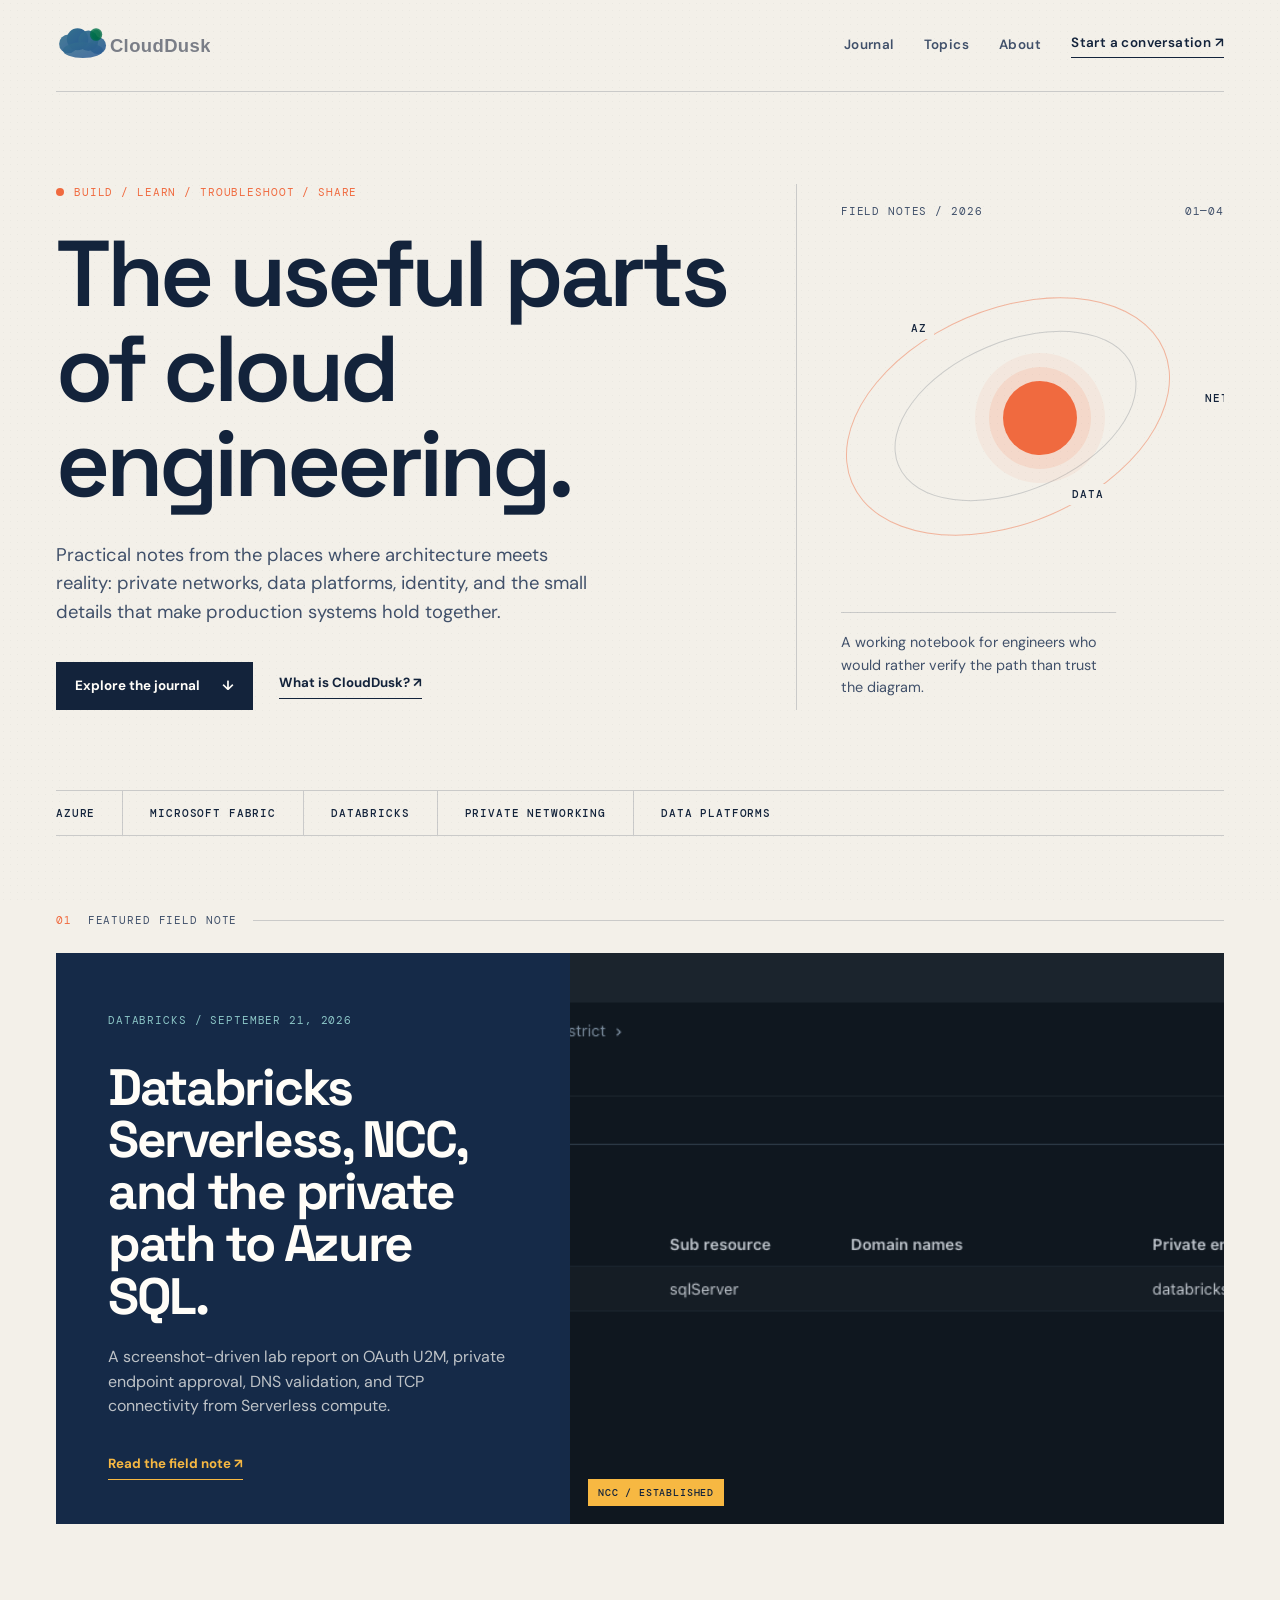
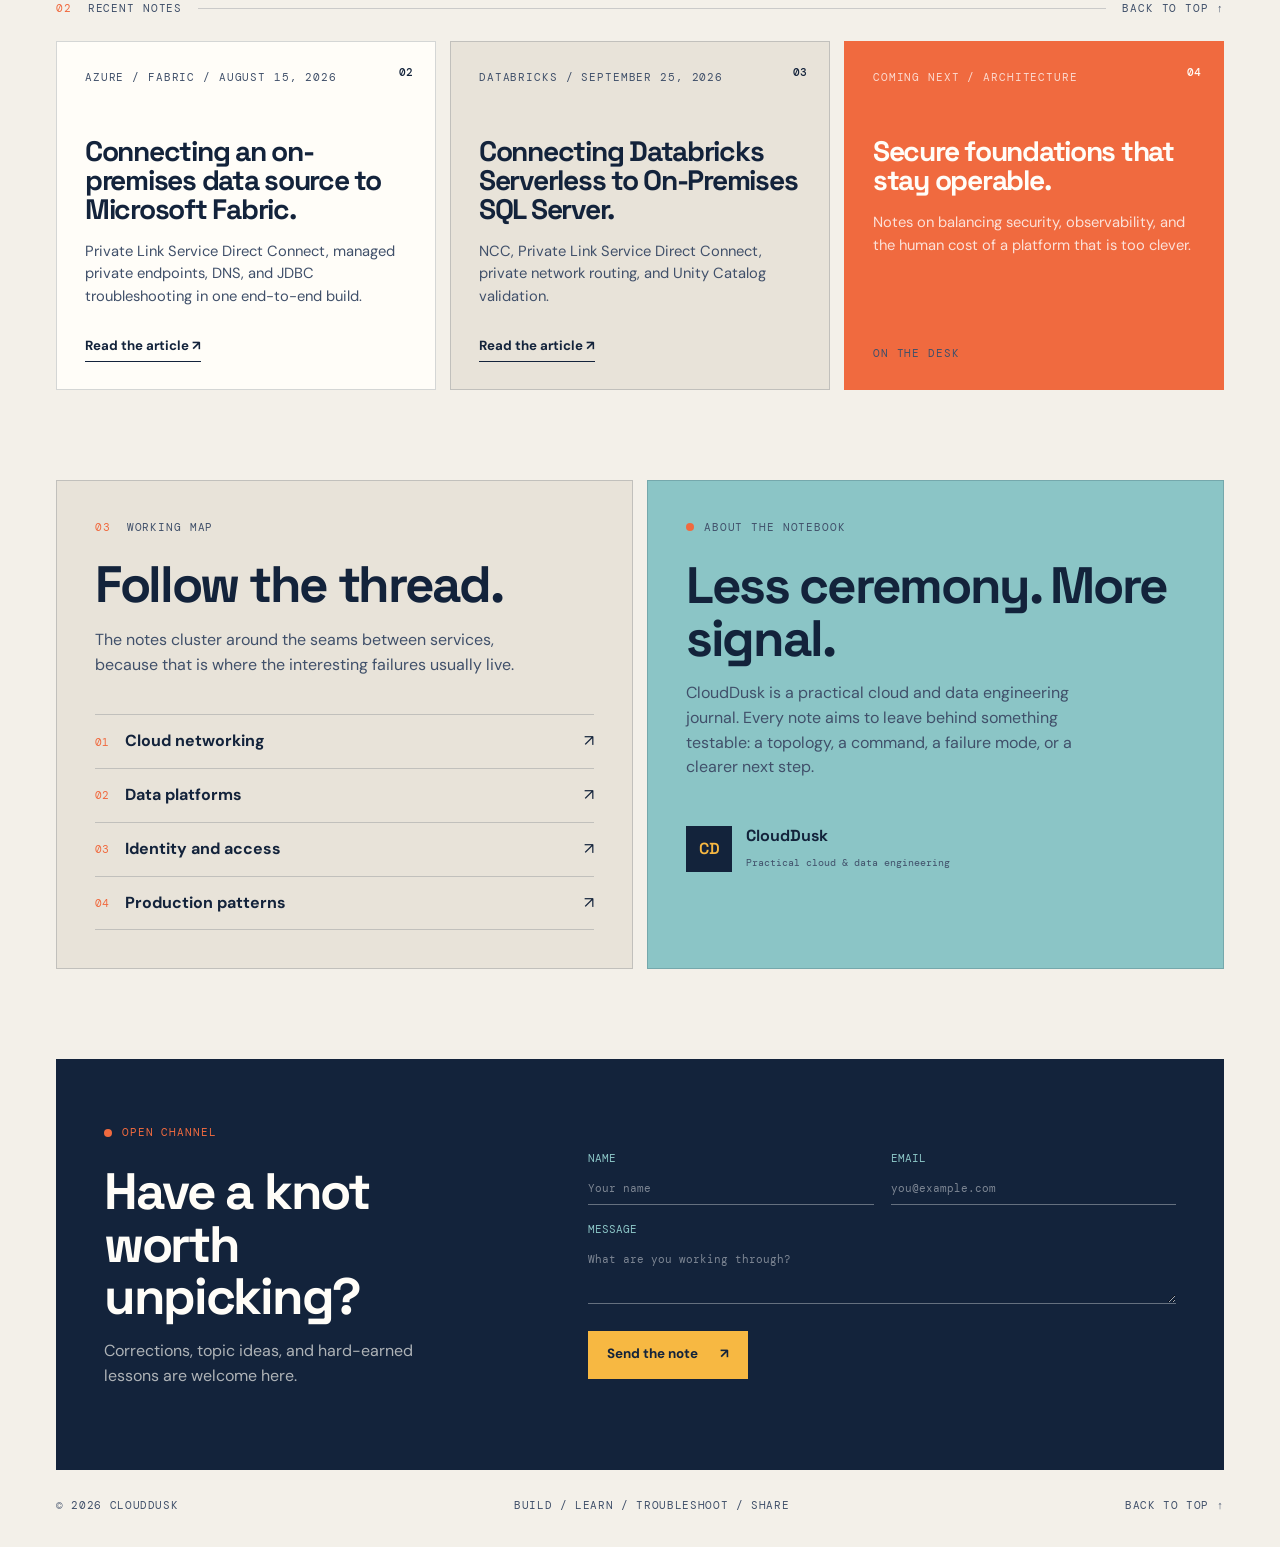
<file: index.html>
<!DOCTYPE html>
<html lang="en">
  <head>
    <meta charset="UTF-8" />
    <meta name="viewport" content="width=device-width, initial-scale=1.0" />
    <title>CloudDusk | Practical cloud engineering notes</title>
    <meta name="description" content="Field notes on Azure, Microsoft Fabric, Databricks, networking, and secure data platforms." />
    <link rel="stylesheet" href="styles.css" />
    <link rel="icon" type="image/svg+xml" href="img/clouddusk-logo.svg" />
    <link rel="apple-touch-icon" href="img/clouddusk-logo.svg" />
  </head>
  <body>
    <div class="site-shell">
      <header class="masthead">
        <a class="wordmark" href="#top" aria-label="CloudDusk home"><img src="img/clouddusk-logo.svg" alt="CloudDusk" /></a>
        <nav class="main-nav" id="mainNav" aria-label="Main navigation">
          <a href="#journal">Journal</a><a href="#topics">Topics</a><a href="#about">About</a>
          <a class="nav-cta" href="#feedback">Start a conversation <span aria-hidden="true">↗</span></a>
        </nav>
        <button class="menu-toggle" type="button" aria-expanded="false" aria-controls="mainNav" aria-label="Toggle navigation">Menu</button>
      </header>

      <main id="top">
        <section class="intro-grid" aria-labelledby="intro-title">
          <div class="intro-copy">
            <p class="eyebrow"><span class="eyebrow-dot"></span> Build / learn / troubleshoot / share</p>
            <h1 id="intro-title">The useful parts of cloud engineering.</h1>
            <p class="intro-lead">Practical notes from the places where architecture meets reality: private networks, data platforms, identity, and the small details that make production systems hold together.</p>
            <div class="intro-actions"><a class="button button-dark" href="#journal">Explore the journal <span aria-hidden="true">↓</span></a><a class="text-link" href="#about">What is CloudDusk? <span aria-hidden="true">↗</span></a></div>
          </div>
          <div class="intro-aside" aria-label="CloudDusk focus areas">
            <div class="aside-topline"><span>Field notes / 2026</span><span>01—04</span></div>
            <div class="signal-orbit" aria-hidden="true"><span class="orbit orbit-one"></span><span class="orbit orbit-two"></span><span class="orbit-core"></span><span class="orbit-label label-azure">AZ</span><span class="orbit-label label-data">DATA</span><span class="orbit-label label-net">NET</span></div>
            <p class="aside-note">A working notebook for engineers who would rather verify the path than trust the diagram.</p>
          </div>
        </section>

        <div class="topic-ribbon" aria-label="Topics covered"><span>Azure</span><span>Microsoft Fabric</span><span>Databricks</span><span>Private networking</span><span>Data platforms</span></div>

        <section class="feature-section" id="journal" aria-labelledby="feature-title">
          <div class="section-kicker"><span>01</span><span>Featured field note</span><span class="rule"></span></div>
          <div class="feature-layout">
            <div class="feature-copy">
              <p class="post-meta">Databricks / September 21, 2026</p>
              <h2 id="feature-title"><a href="posts/databricks-serverless-ncc.html">Databricks Serverless, NCC, and the private path to Azure SQL.</a></h2>
              <p>A screenshot-driven lab report on OAuth U2M, private endpoint approval, DNS validation, and TCP connectivity from Serverless compute.</p>
              <a class="arrow-link" href="posts/databricks-serverless-ncc.html">Read the field note <span aria-hidden="true">↗</span></a>
            </div>
            <a class="feature-image" href="posts/databricks-serverless-ncc.html" aria-label="Read Databricks Serverless and NCC article"><img src="posts/assets/step-10.png" alt="Databricks NCC private endpoint showing established status" /><span class="image-label">NCC / ESTABLISHED</span></a>
          </div>
        </section>

        <section class="journal-section" aria-labelledby="journal-title">
          <div class="section-kicker"><span>02</span><span id="journal-title">Recent notes</span><span class="rule"></span><a href="#top">Back to top ↑</a></div>
          <div class="journal-grid">
            <article class="journal-card journal-card-featured"><div class="card-number">02</div><p class="post-meta">Azure / Fabric / August 15, 2026</p><h3><a href="posts/2026-08-15-fabric-private-link.html">Connecting an on-premises data source to Microsoft Fabric.</a></h3><p>Private Link Service Direct Connect, managed private endpoints, DNS, and JDBC troubleshooting in one end-to-end build.</p><a class="arrow-link" href="posts/2026-08-15-fabric-private-link.html">Read the article <span aria-hidden="true">↗</span></a></article>
            <article class="journal-card journal-card-muted"><div class="card-number">03</div><p class="post-meta">Databricks / September 25, 2026</p><h3><a href="posts/databricks-serverless-onprem-connectivity.html">Connecting Databricks Serverless to On-Premises SQL Server.</a></h3><p>NCC, Private Link Service Direct Connect, private network routing, and Unity Catalog validation.</p><a class="arrow-link" href="posts/databricks-serverless-onprem-connectivity.html">Read the article <span aria-hidden="true">↗</span></a></article>
            <article class="journal-card journal-card-dark"><div class="card-number">04</div><p class="post-meta">Coming next / Architecture</p><h3>Secure foundations that stay operable.</h3><p>Notes on balancing security, observability, and the human cost of a platform that is too clever.</p><span class="status-label">On the desk</span></article>
          </div>
        </section>

        <section class="lower-grid" id="topics">
          <div class="topic-panel"><div class="section-kicker"><span>03</span><span>Working map</span></div><h2>Follow the thread.</h2><p>The notes cluster around the seams between services, because that is where the interesting failures usually live.</p><div class="topic-list"><a href="#journal"><span>01</span>Cloud networking <b>↗</b></a><a href="#journal"><span>02</span>Data platforms <b>↗</b></a><a href="#journal"><span>03</span>Identity and access <b>↗</b></a><a href="#journal"><span>04</span>Production patterns <b>↗</b></a></div></div>
          <div class="about-panel" id="about"><p class="eyebrow"><span class="eyebrow-dot"></span> About the notebook</p><h2>Less ceremony. More signal.</h2><p>CloudDusk is a practical cloud and data engineering journal. Every note aims to leave behind something testable: a topology, a command, a failure mode, or a clearer next step.</p><div class="about-signature"><span class="signature-mark">CD</span><span>CloudDusk<br /><small>Practical cloud &amp; data engineering</small></span></div></div>
        </section>

        <section class="feedback-section" id="feedback" aria-labelledby="feedback-title"><div><p class="eyebrow"><span class="eyebrow-dot"></span> Open channel</p><h2 id="feedback-title">Have a knot worth unpicking?</h2><p>Corrections, topic ideas, and hard-earned lessons are welcome here.</p></div><form class="feedback-form" action="https://formspree.io/f/mvkpbadk" method="POST"><label><span>Name</span><input type="text" name="name" required placeholder="Your name" /></label><label><span>Email</span><input type="email" name="email" required placeholder="you@example.com" /></label><label class="message-field"><span>Message</span><textarea name="message" required rows="3" placeholder="What are you working through?"></textarea></label><button class="button button-light" type="submit">Send the note <span aria-hidden="true">↗</span></button></form></section>
      </main>

      <footer class="site-footer"><span>© 2026 CloudDusk</span><span>Build / learn / troubleshoot / share</span><a href="#top">Back to top ↑</a></footer>
    </div>
    <script>
      const menuToggle = document.querySelector('.menu-toggle');
      const mainNav = document.querySelector('.main-nav');
      menuToggle.addEventListener('click', () => {
        const isOpen = menuToggle.getAttribute('aria-expanded') === 'true';
        menuToggle.setAttribute('aria-expanded', String(!isOpen));
        mainNav.classList.toggle('is-open', !isOpen);
      });
    </script>
  </body>
</html>
</file>
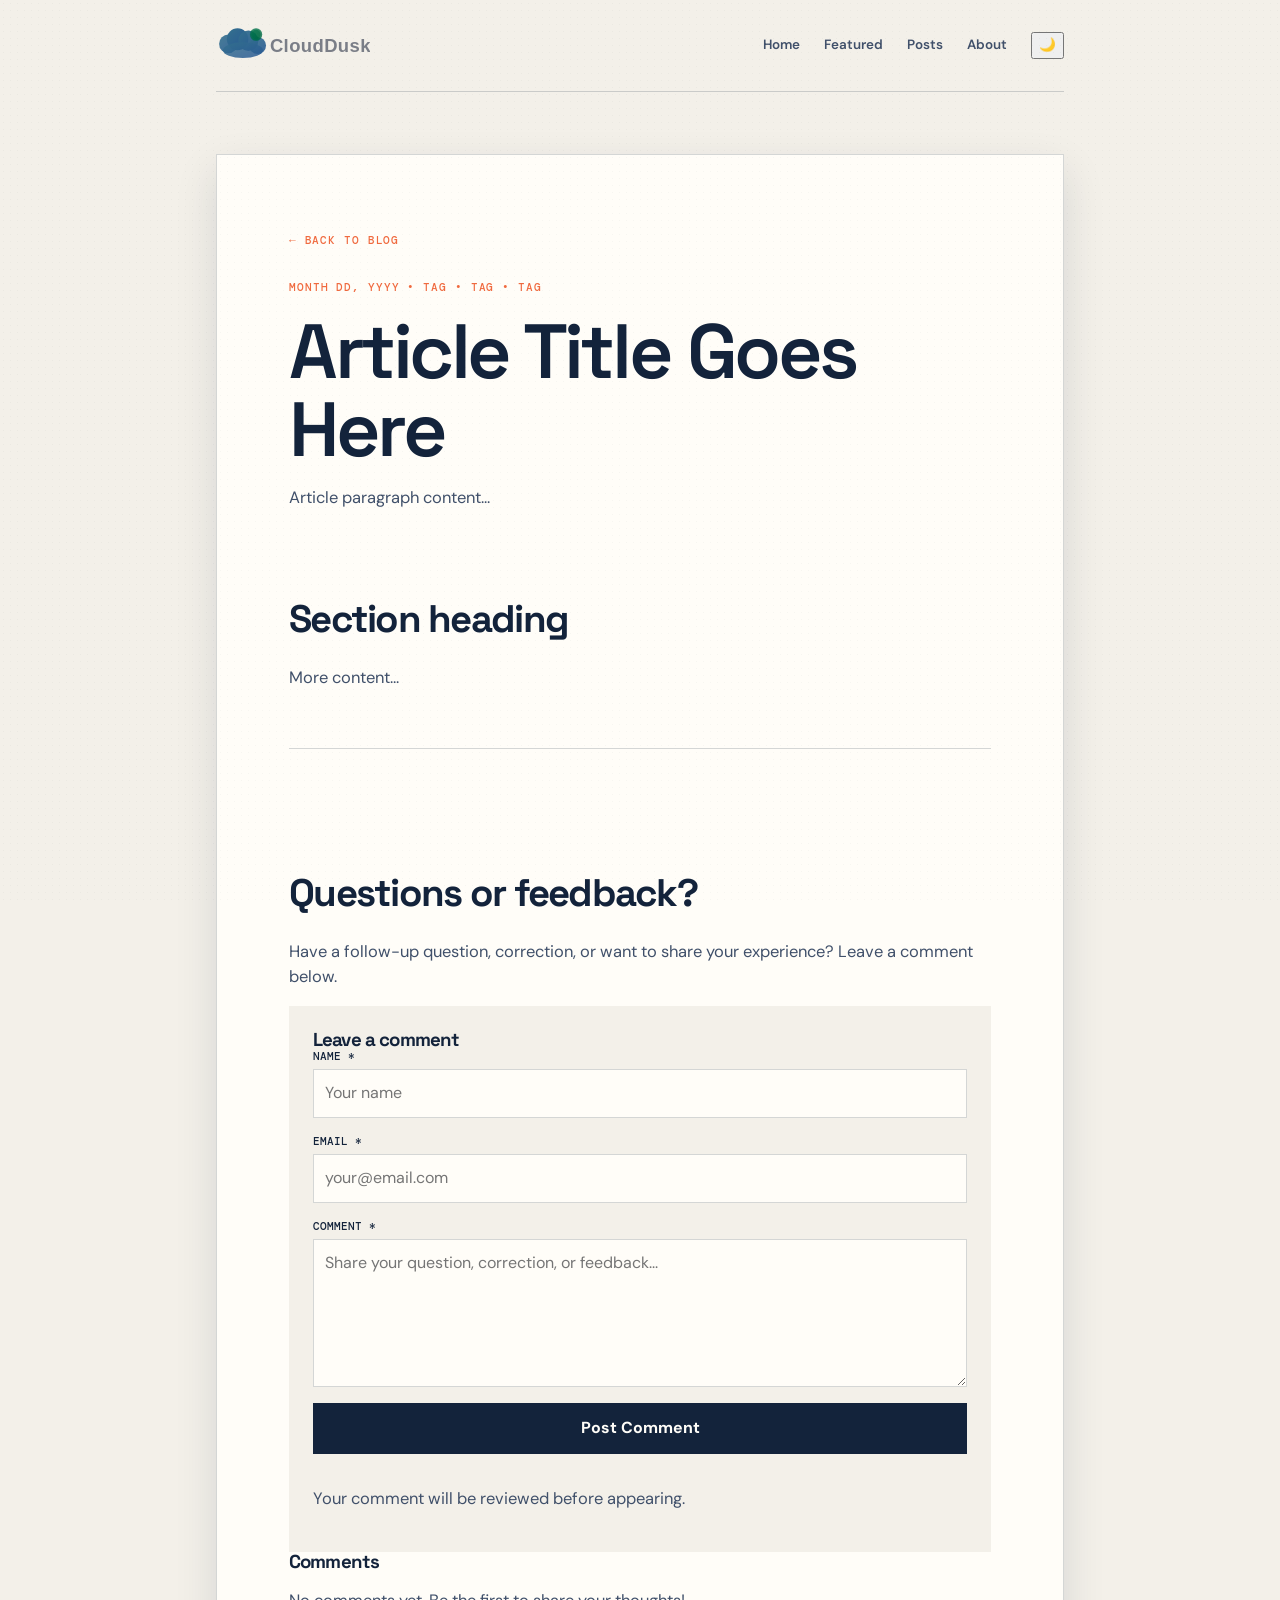
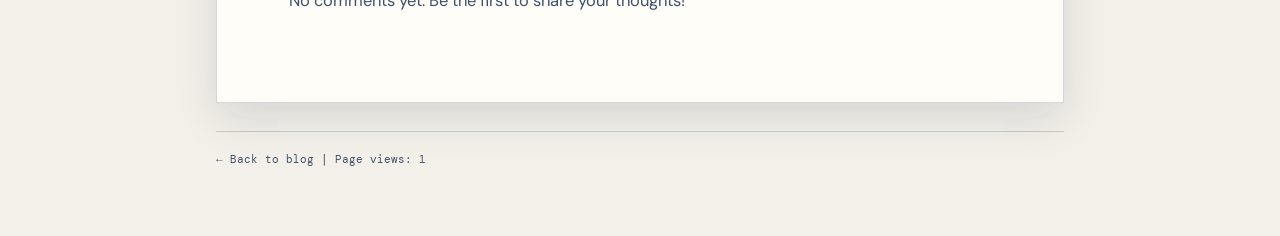
<file: ARTICLE_TEMPLATE.html>
<!DOCTYPE html>
<html lang="en">
  <head>
    <meta charset="UTF-8" />
    <meta name="viewport" content="width=device-width, initial-scale=1.0" />
    <title>Article Title | CloudDusk</title>
    <meta name="description" content="Brief description of the article." />
    <link rel="stylesheet" href="styles.css" />
    <!-- Favicon -->
    <link rel="icon" type="image/svg+xml" href="../img/clouddusk-logo.svg" />
    <link rel="apple-touch-icon" href="../img/clouddusk-logo.svg" />
    <!-- Google tag (gtag.js) -->
    <script async src="https://www.googletagmanager.com/gtag/js?id=G-Y5G7KYWCNV"></script>
    <script>
      window.dataLayer = window.dataLayer || [];
      function gtag(){dataLayer.push(arguments);}
      gtag('js', new Date());

      gtag('config', 'G-Y5G7KYWCNV');
    </script>
  </head>
  <body>
    <div class="article-shell">
      <header class="topbar">
        <div class="brand"><img src="../img/clouddusk-logo.svg" alt="CloudDusk" /></div>
        <nav class="nav" aria-label="Main navigation">
          <a href="../index.html">Home</a>
          <a href="../index.html#featured">Featured</a>
          <a href="../index.html#posts">Posts</a>
          <a href="../index.html#about">About</a>
          <button class="theme-toggle" id="themeToggle" title="Toggle theme" aria-label="Toggle dark/light theme">🌙</button>
        </nav>
      </header>

      <main class="article-body">
        <a class="back-link" href="../index.html">← Back to blog</a>
        <div class="article-meta">Month DD, YYYY • Tag • Tag • Tag</div>
        <h1>Article Title Goes Here</h1>

        <!-- Article content starts here -->
        <p>Article paragraph content...</p>

        <h2>Section heading</h2>
        <p>More content...</p>

        <!-- Article content ends here -->

        <section class="comments-section">
          <h2>Questions or feedback?</h2>
          <p class="comments-intro">Have a follow-up question, correction, or want to share your experience? Leave a comment below.</p>

          <div class="comment-form-wrapper">
            <h3>Leave a comment</h3>
            <form class="comment-form" action="https://formspree.io/f/mvkpbadk" method="POST">
              <div class="form-group">
                <label for="name">Name *</label>
                <input type="text" id="name" name="name" required placeholder="Your name" />
              </div>

              <div class="form-group">
                <label for="email">Email *</label>
                <input type="email" id="email" name="email" required placeholder="your@email.com" />
              </div>

              <div class="form-group">
                <label for="comment">Comment *</label>
                <textarea id="comment" name="comment" required placeholder="Share your question, correction, or feedback..." rows="5"></textarea>
              </div>

              <button type="submit" class="submit-button">Post Comment</button>
              <p class="form-note">Your comment will be reviewed before appearing.</p>
            </form>
          </div>

          <div class="comments-list" id="commentsList">
            <h3>Comments</h3>
            <div class="no-comments">
              <p>No comments yet. Be the first to share your thoughts!</p>
            </div>
          </div>
        </section>
      </main>
      <footer class="footer">
        <a href="../index.html">← Back to blog</a> | <span id="pageViews">Page views: 0</span>
      </footer>
    </div>
    <script>
      // Simple page view counter
      function updatePageViews() {
        let views = localStorage.getItem('pageViews-' + window.location.pathname) || 0;
        views = parseInt(views) + 1;
        localStorage.setItem('pageViews-' + window.location.pathname, views);
        document.getElementById('pageViews').textContent = 'Page views: ' + views;
      }
      updatePageViews();
    </script>
    <script>
      // Theme toggle functionality
      const themeToggle = document.getElementById('themeToggle');
      const html = document.documentElement;
      
      // Load saved theme preference or use system preference
      function initTheme() {
        const saved = localStorage.getItem('theme') || 'dark';
        setTheme(saved);
      }
      
      function setTheme(theme) {
        if (theme === 'light') {
          html.setAttribute('data-theme', 'light');
          themeToggle.textContent = '☀️';
          localStorage.setItem('theme', 'light');
        } else {
          html.removeAttribute('data-theme');
          themeToggle.textContent = '🌙';
          localStorage.setItem('theme', 'dark');
        }
      }
      
      themeToggle.addEventListener('click', () => {
        const currentTheme = html.getAttribute('data-theme') || 'dark';
        const newTheme = currentTheme === 'light' ? 'dark' : 'light';
        setTheme(newTheme);
      });
      
      // Initialize theme on page load
      initTheme();
    </script>
  </body>
</html>
</file>
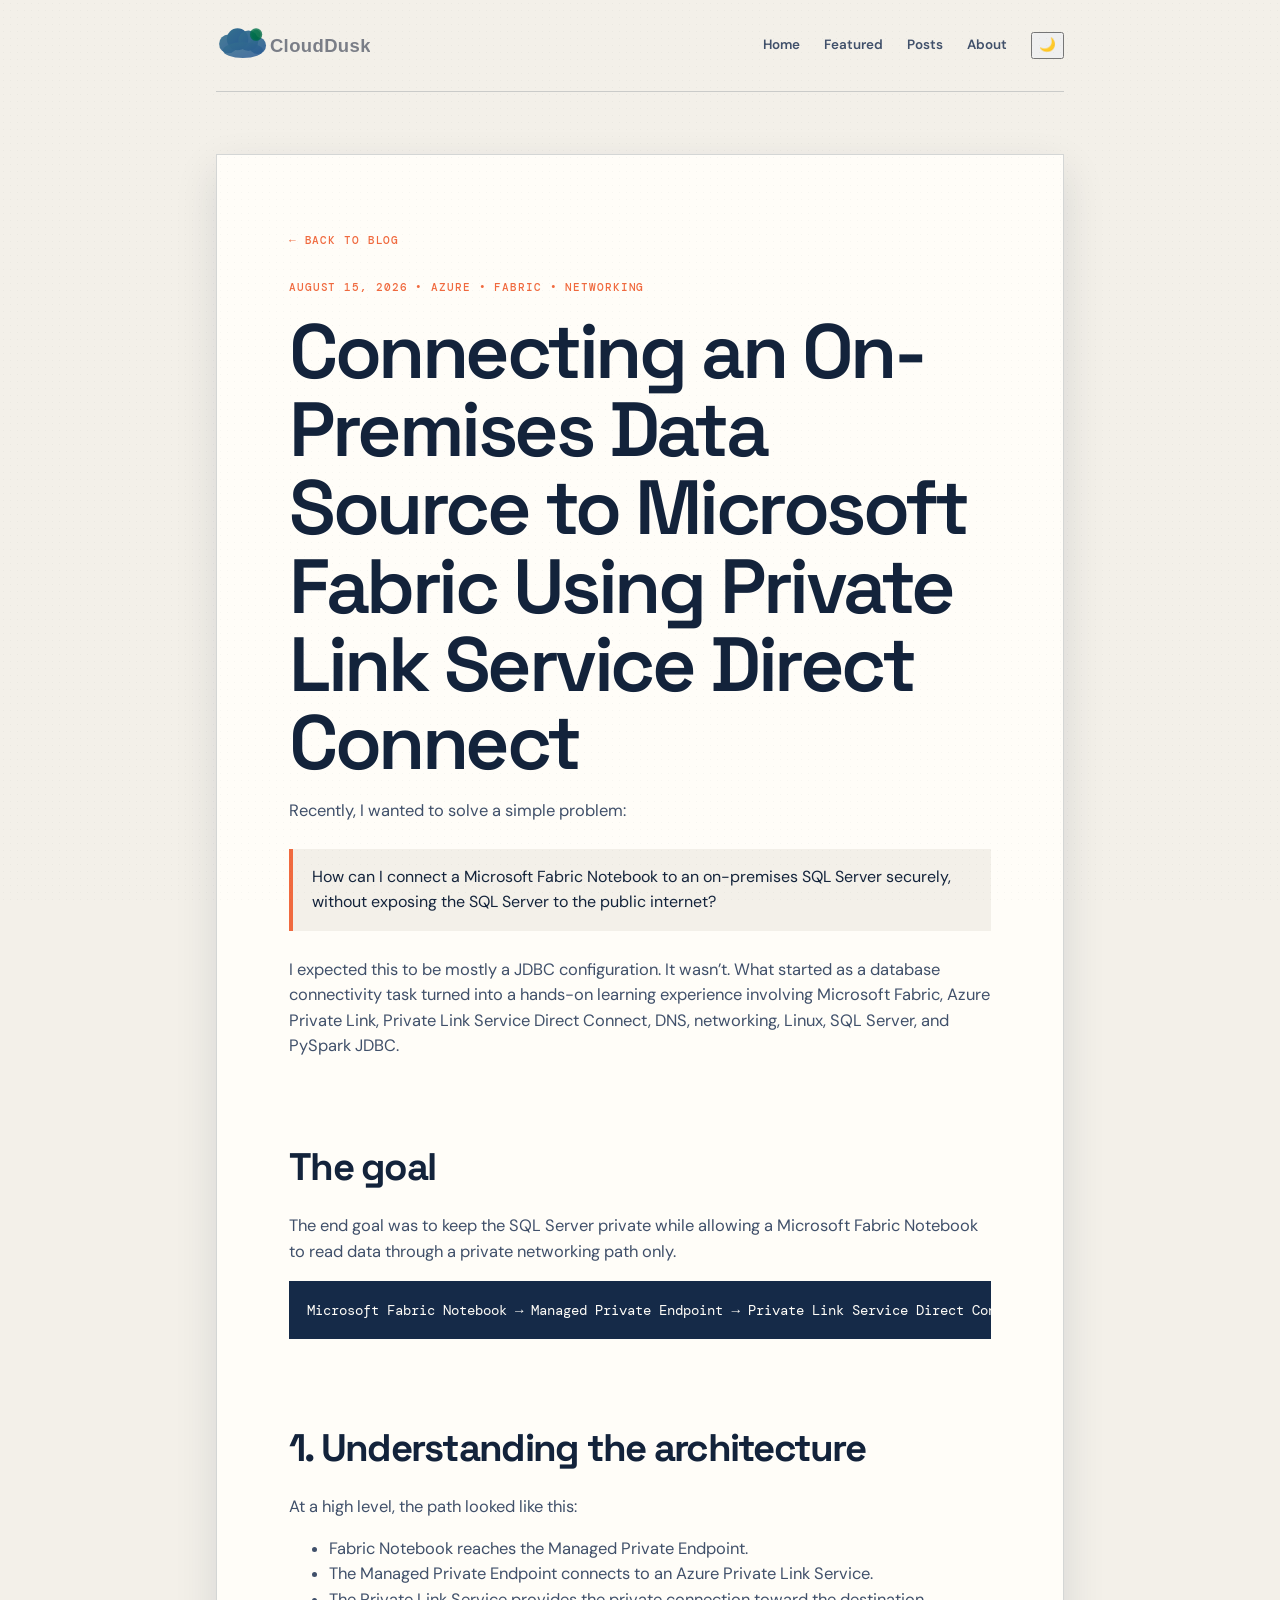
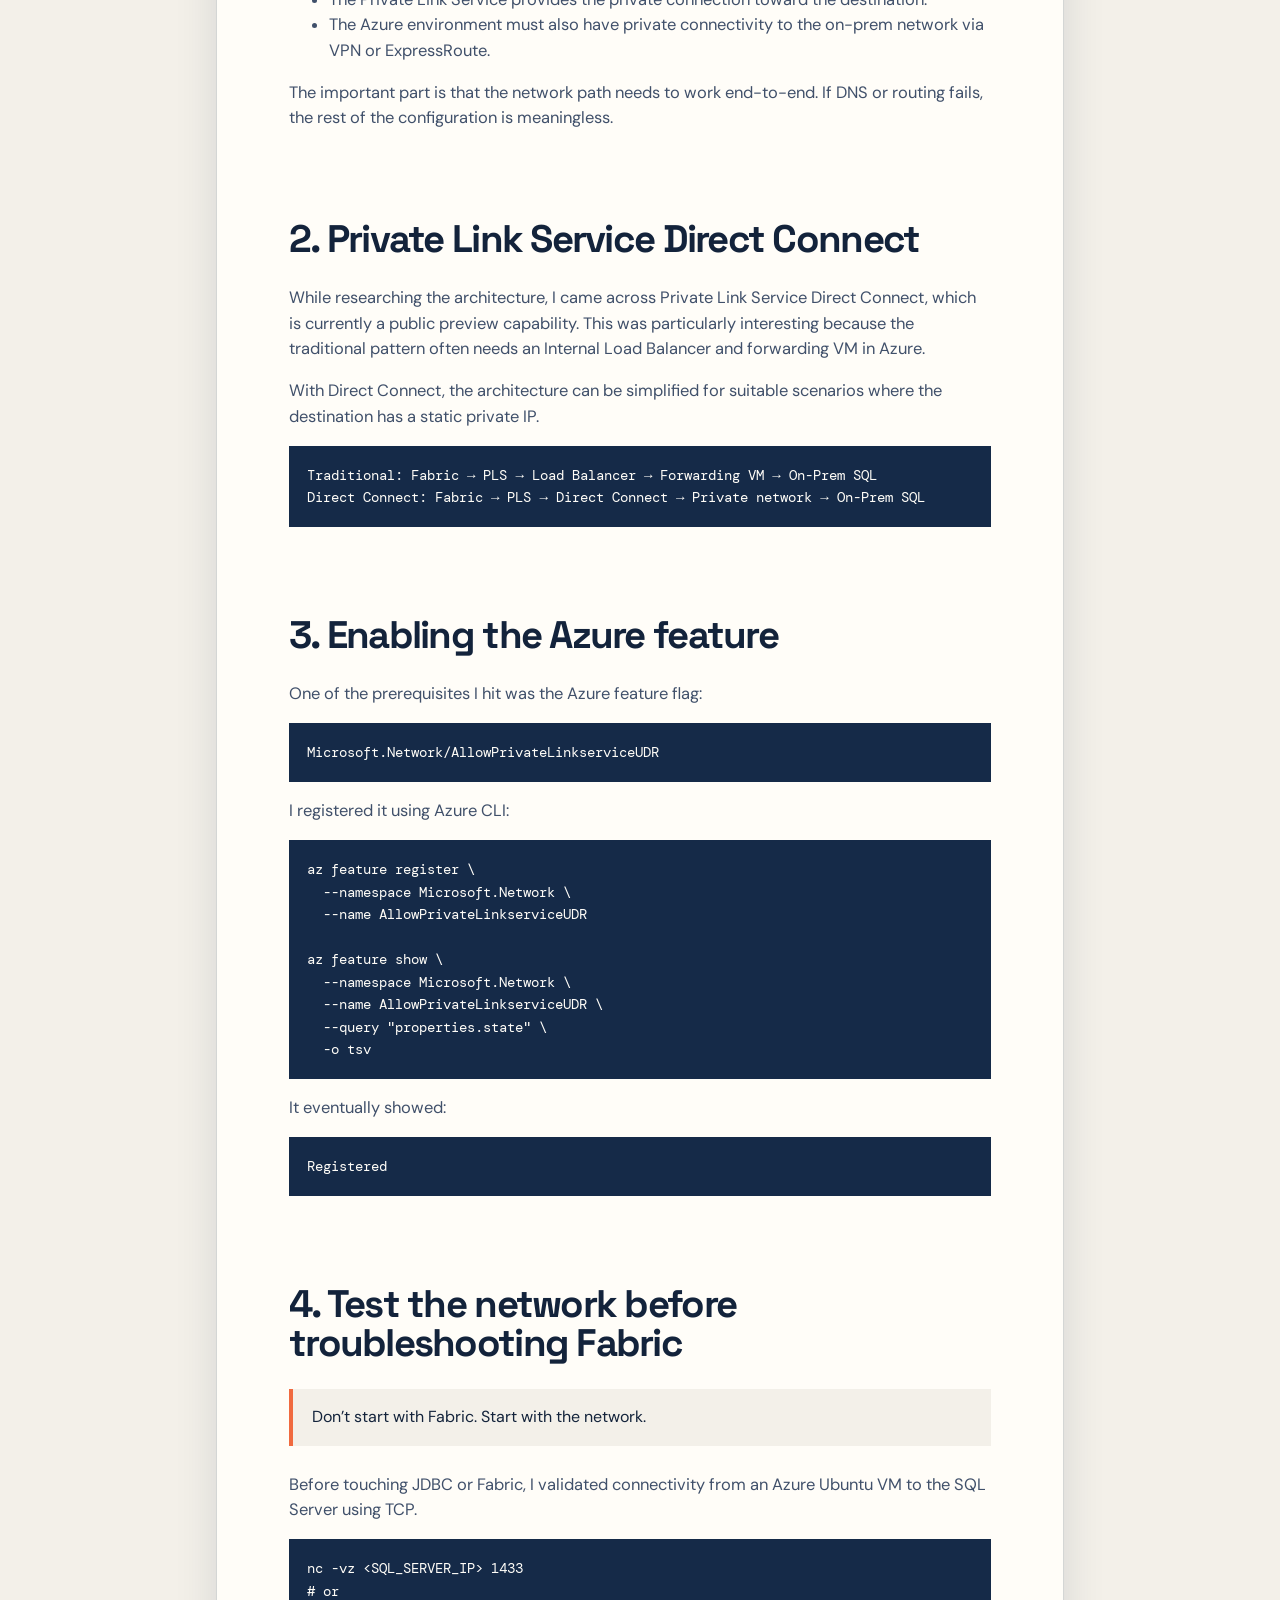
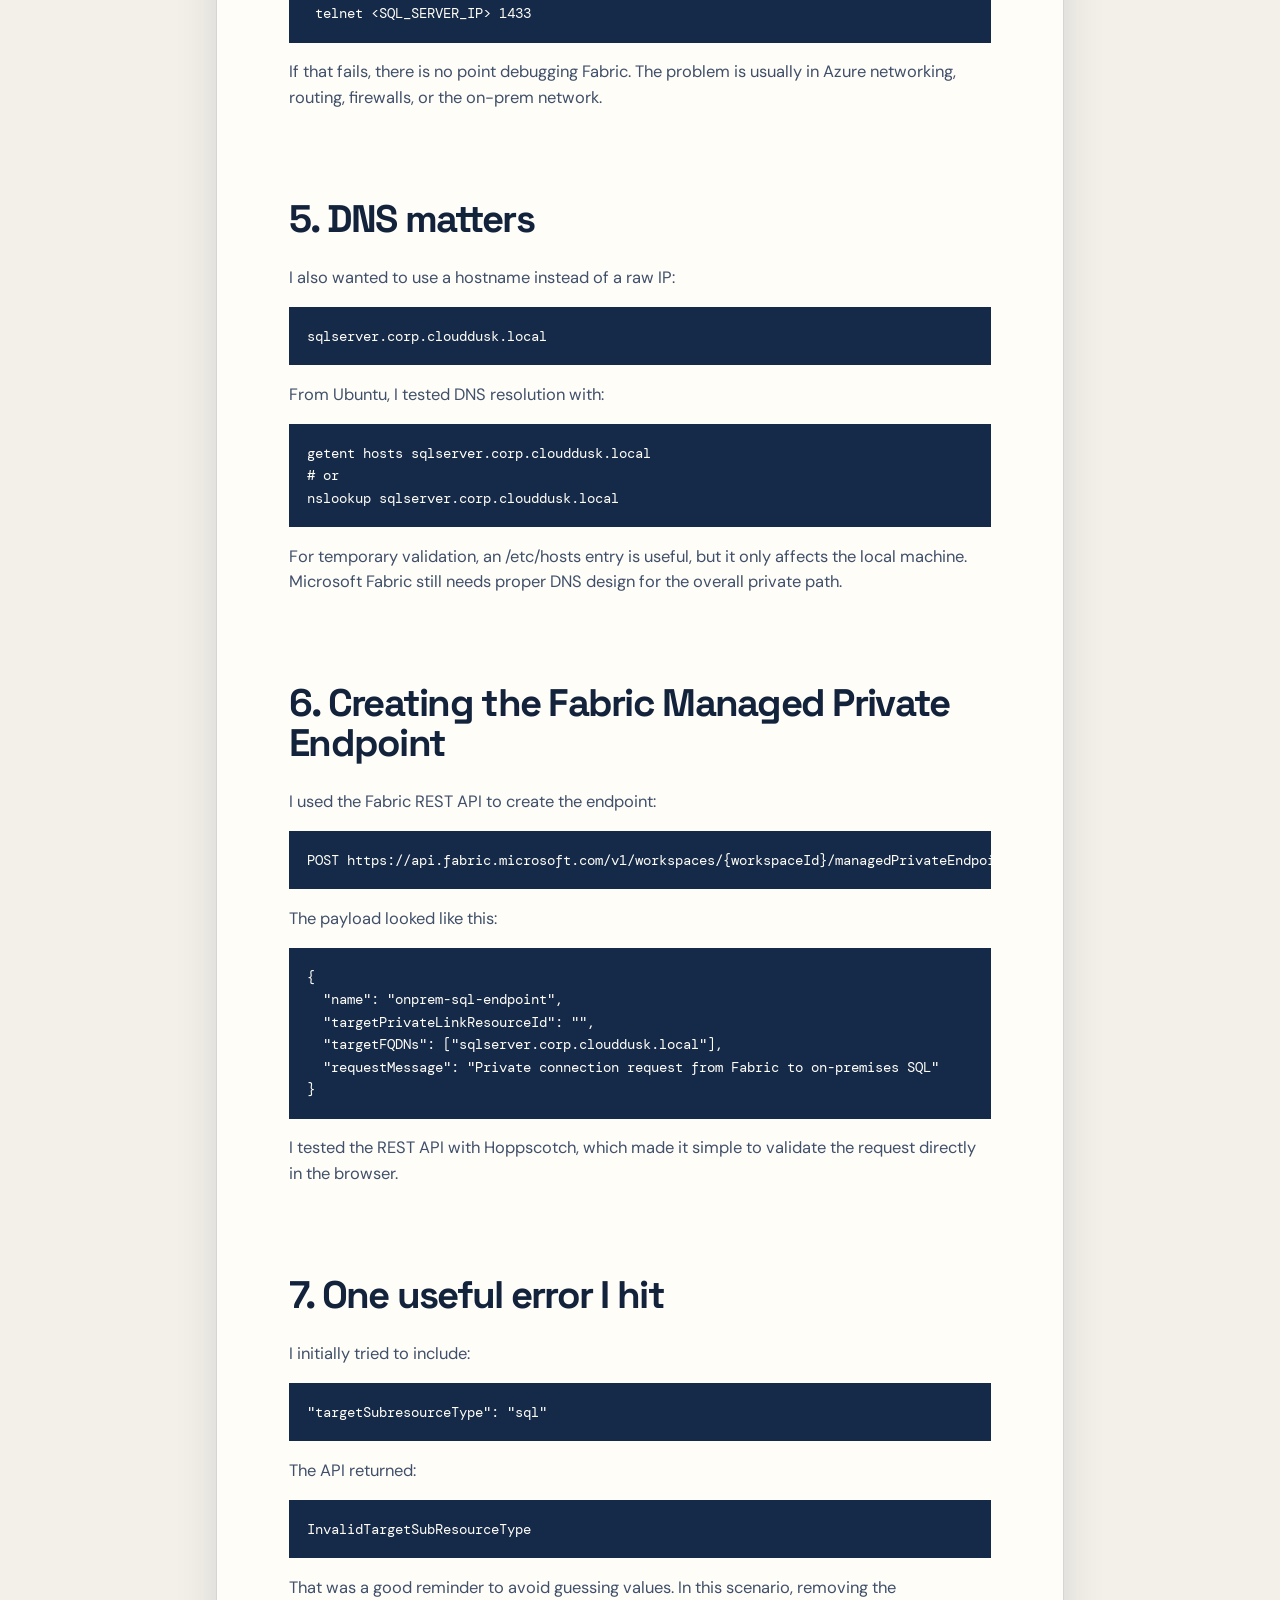
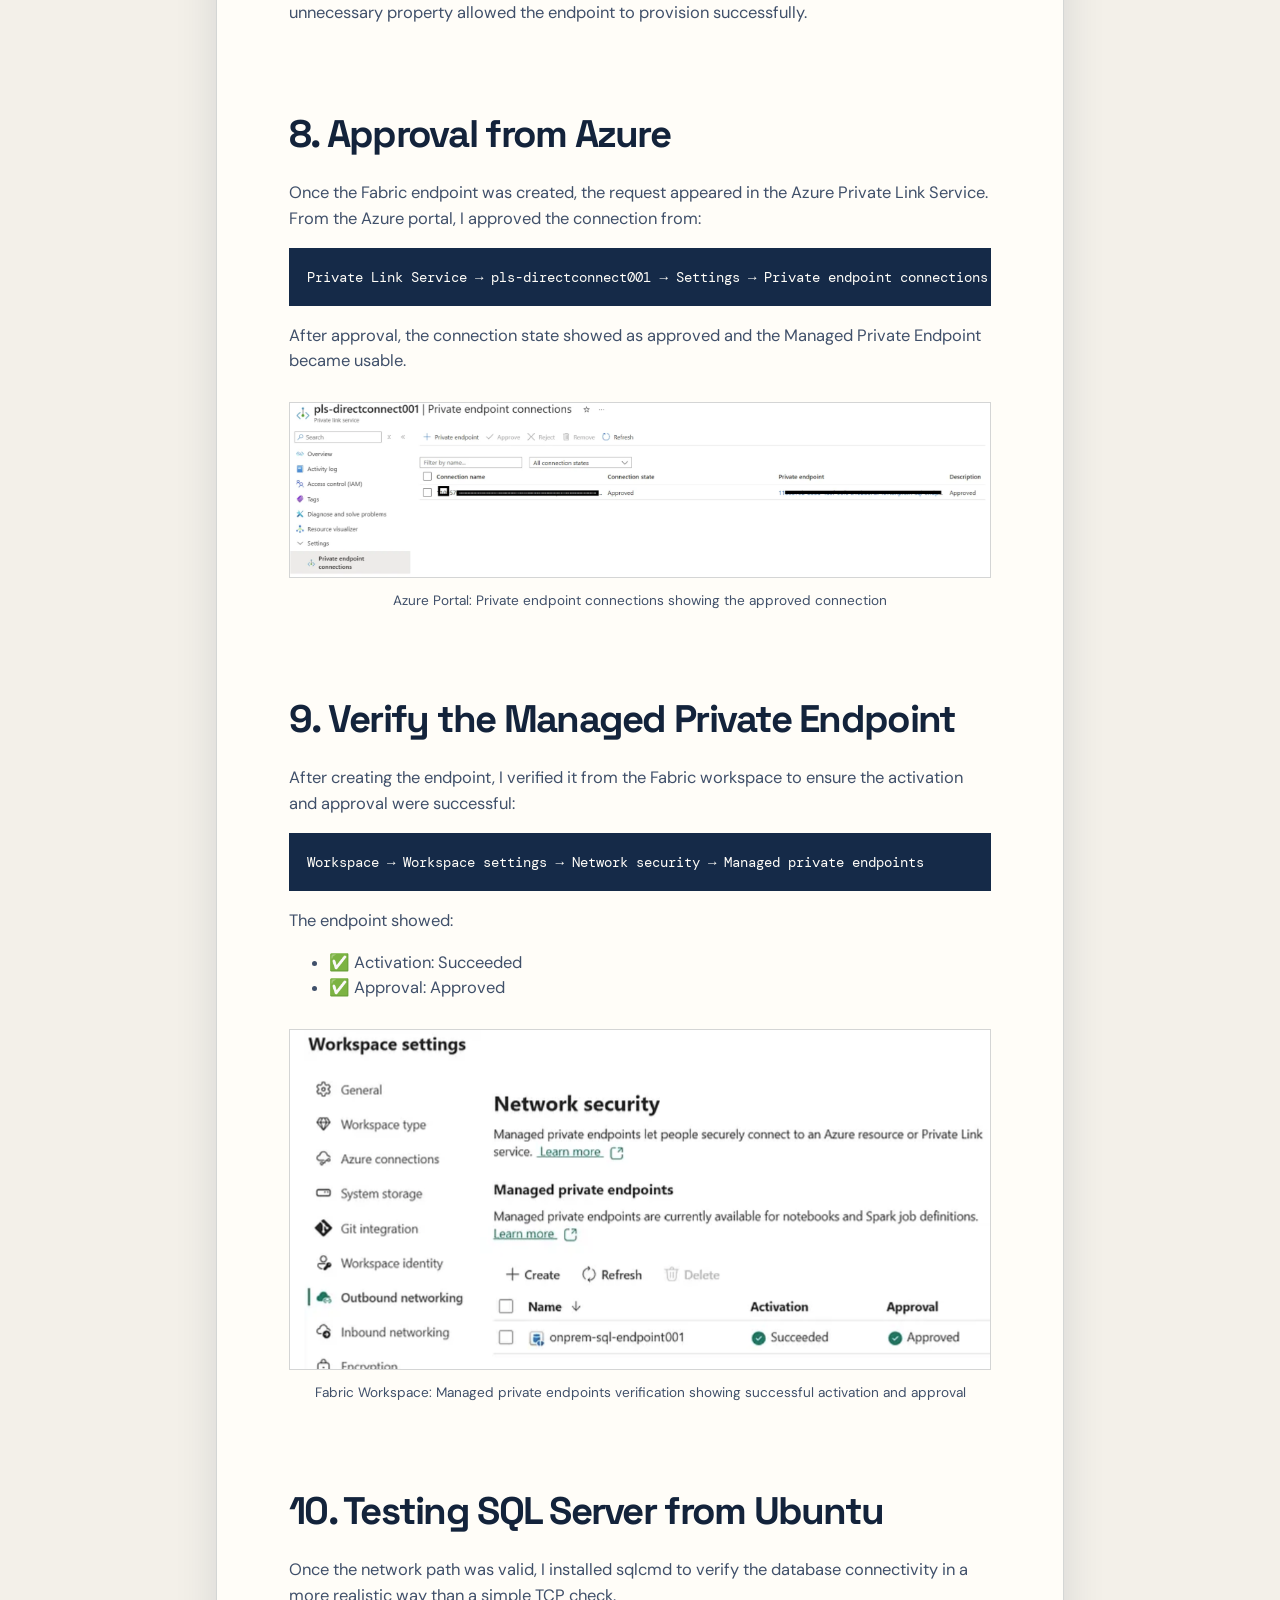
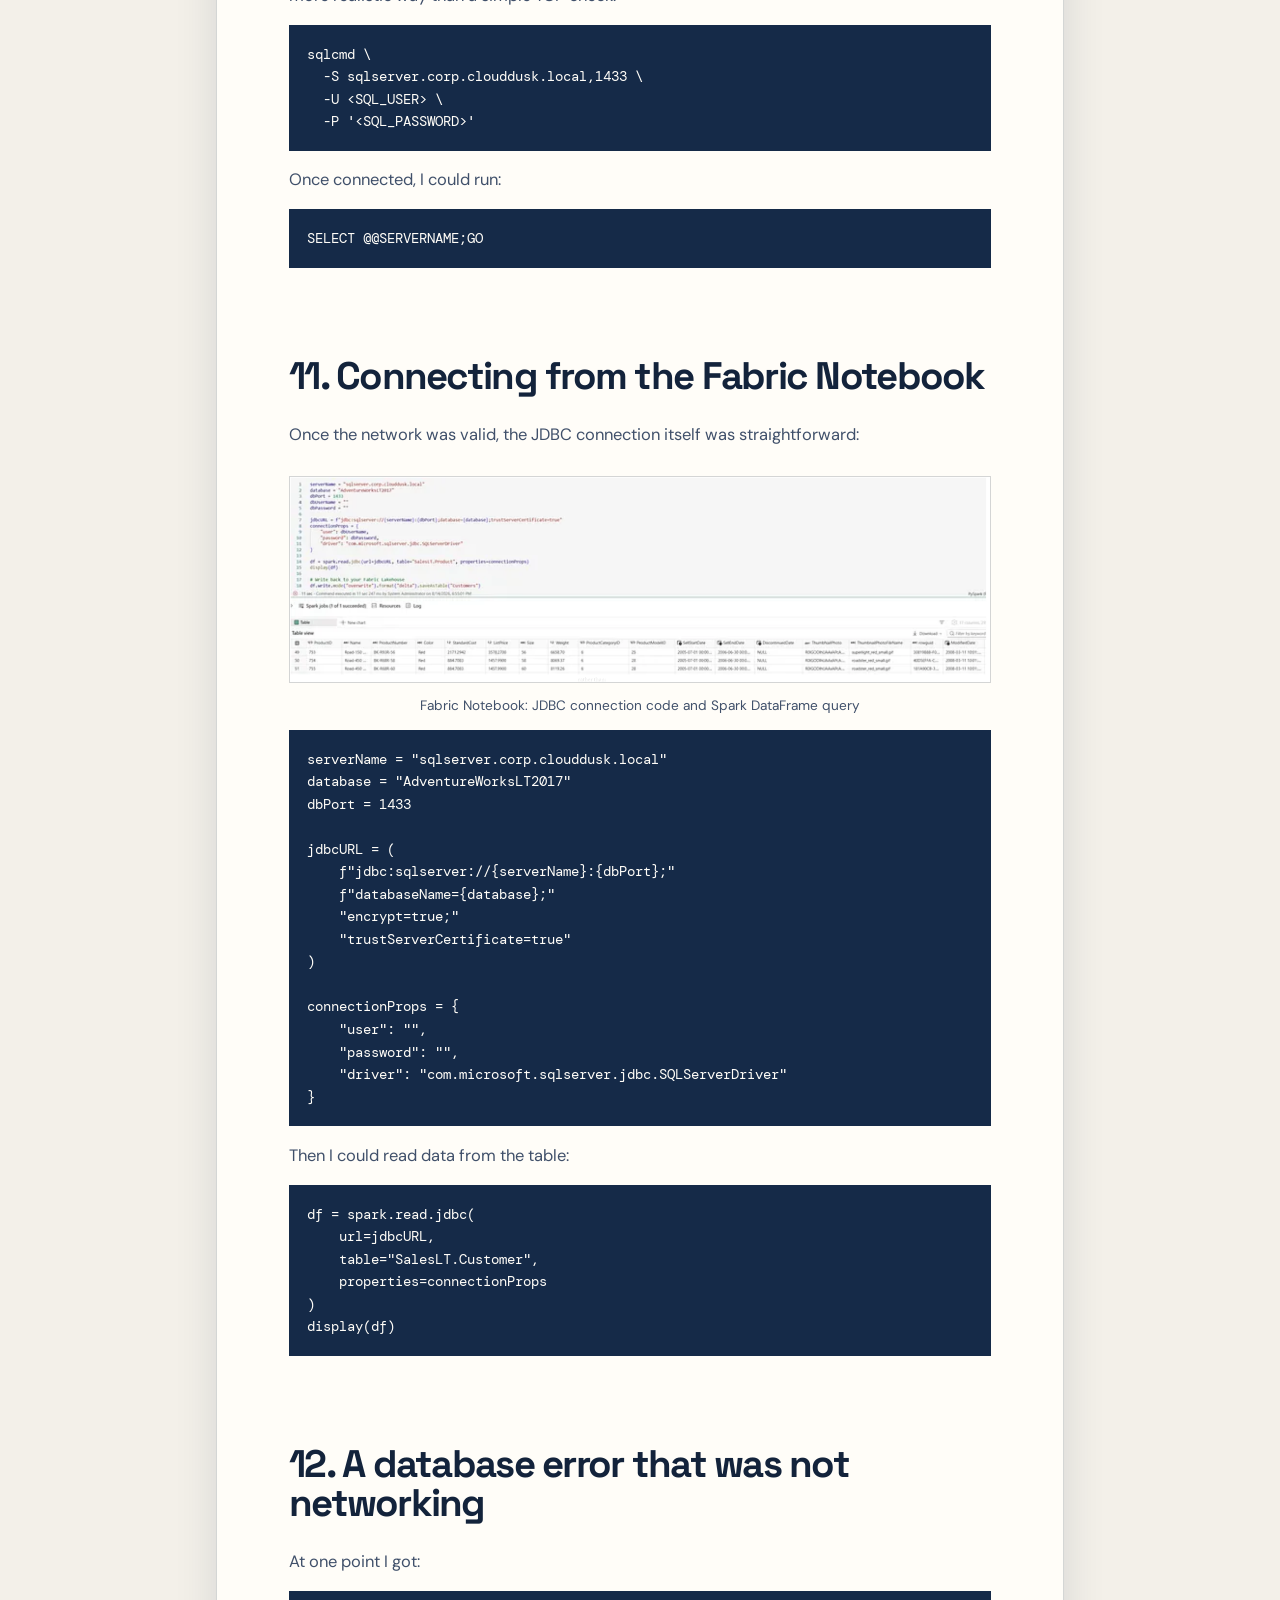
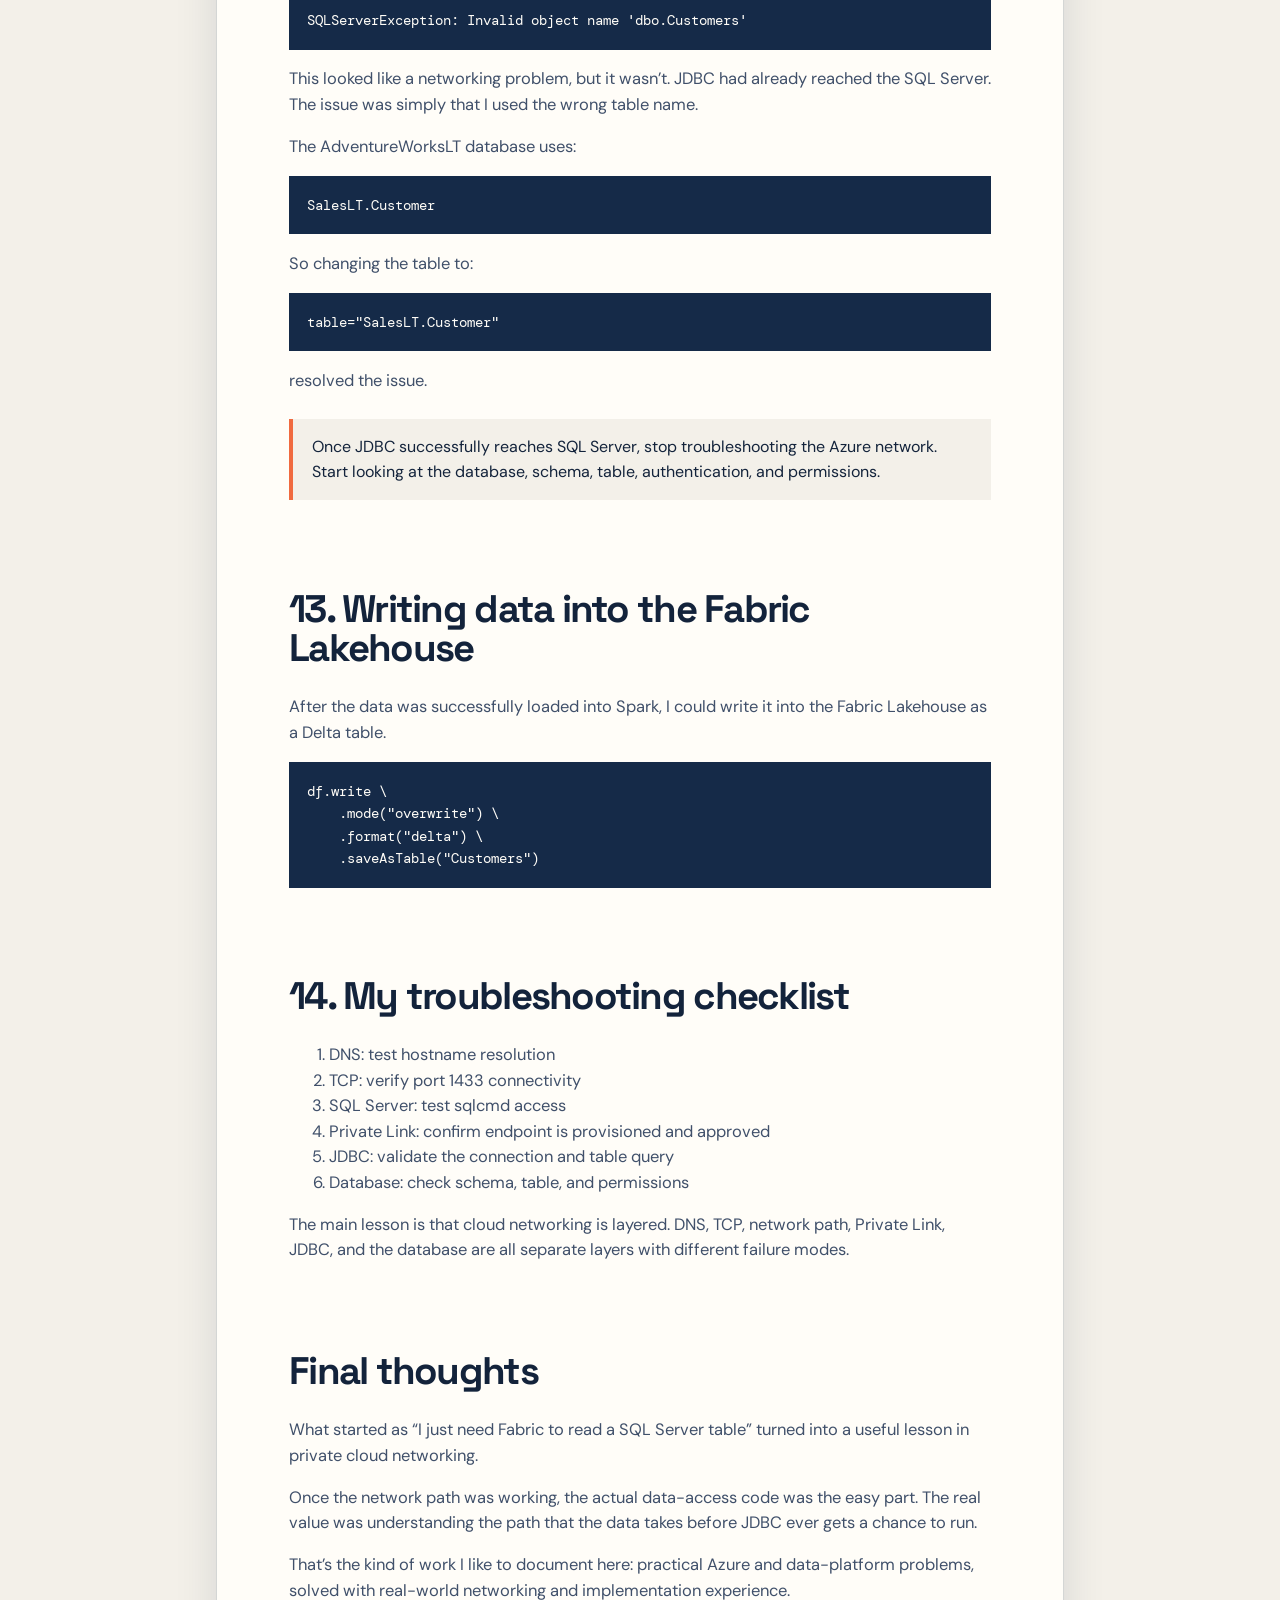
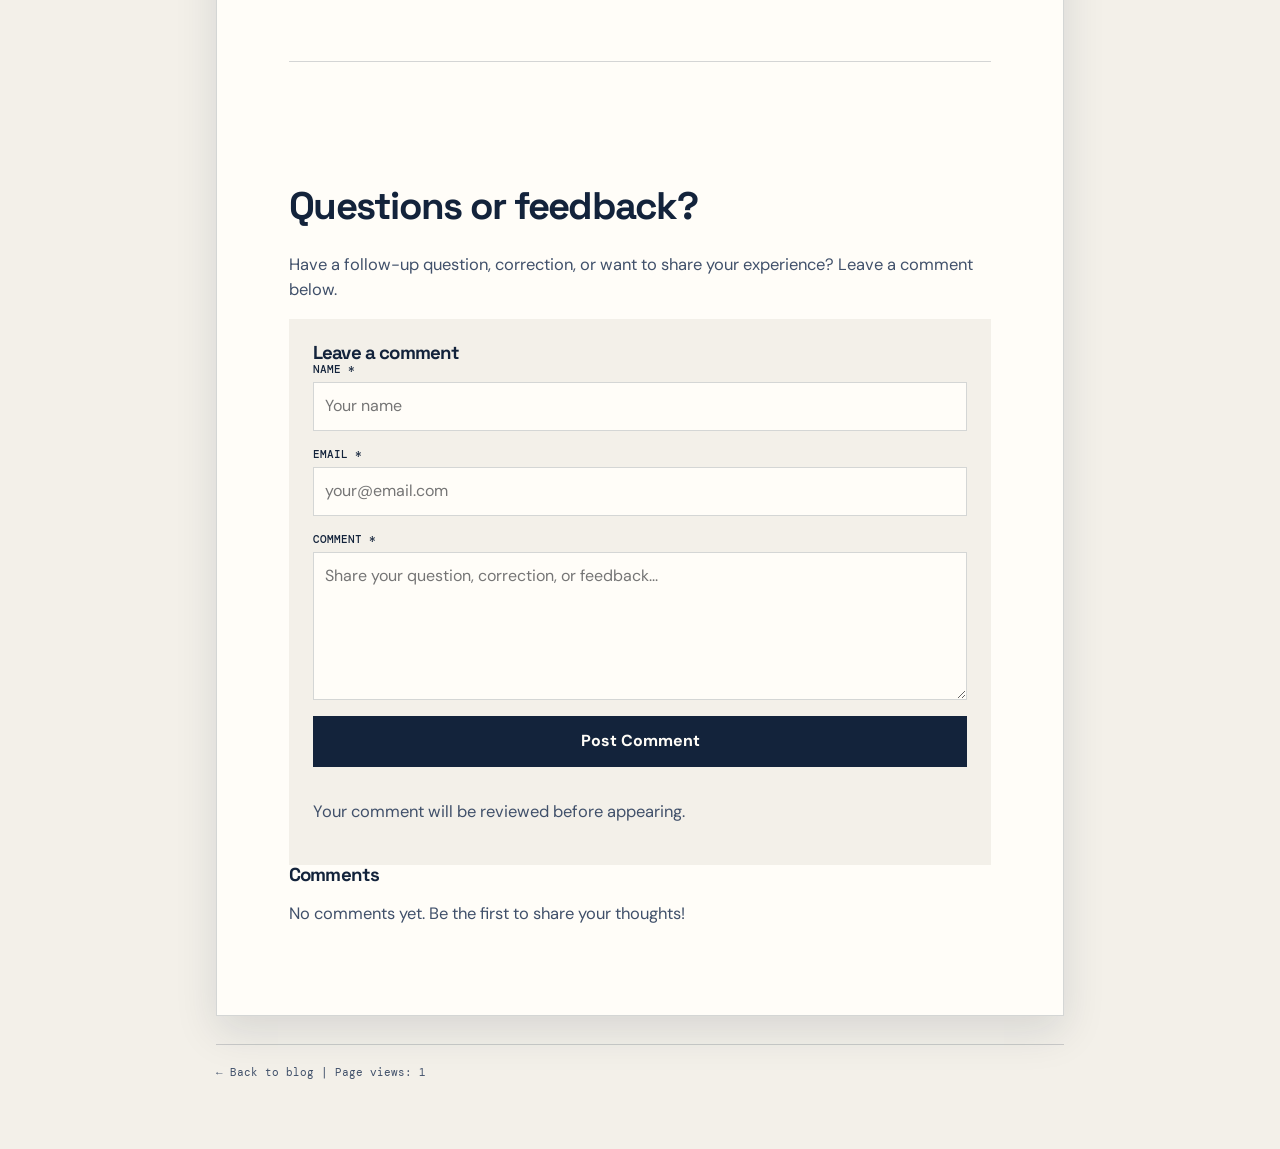
<file: posts/2026-08-15-fabric-private-link.html>
<!DOCTYPE html>
<html lang="en">
  <head>
    <meta charset="UTF-8" />
    <meta name="viewport" content="width=device-width, initial-scale=1.0" />
    <title>Connecting Fabric to an On-Prem SQL Server | CloudDusk</title>
    <meta name="description" content="A practical guide to connecting Microsoft Fabric to an on-premises SQL Server using Private Link Service Direct Connect." />
    <link rel="stylesheet" href="../styles.css" />
    <!-- Favicon -->
    <link rel="icon" type="image/svg+xml" href="../img/clouddusk-logo.svg" />
    <link rel="apple-touch-icon" href="../img/clouddusk-logo.svg" />
    <!-- Google tag (gtag.js) -->
    <script async src="https://www.googletagmanager.com/gtag/js?id=G-Y5G7KYWCNV"></script>
    <script>
      window.dataLayer = window.dataLayer || [];
      function gtag(){dataLayer.push(arguments);}
      gtag('js', new Date());

      gtag('config', 'G-Y5G7KYWCNV');
    </script>
  </head>
  <body>
    <div class="article-shell">
      <header class="topbar">
        <div class="brand"><img src="../img/clouddusk-logo.svg" alt="CloudDusk" /></div>
        <nav class="nav" aria-label="Main navigation">
          <a href="../index.html">Home</a>
          <a href="../index.html#featured">Featured</a>
          <a href="../index.html#posts">Posts</a>
          <a href="../index.html#about">About</a>
          <button class="theme-toggle" id="themeToggle" title="Toggle theme" aria-label="Toggle dark/light theme">🌙</button>
        </nav>
      </header>

      <main class="article-body">
        <a class="back-link" href="../index.html">← Back to blog</a>
        <div class="article-meta">August 15, 2026 • Azure • Fabric • Networking</div>
        <h1>Connecting an On-Premises Data Source to Microsoft Fabric Using Private Link Service Direct Connect</h1>

        <p>Recently, I wanted to solve a simple problem:</p>

        <blockquote>
          How can I connect a Microsoft Fabric Notebook to an on-premises SQL Server securely, without exposing the SQL Server to the public internet?
        </blockquote>

        <p>I expected this to be mostly a JDBC configuration. It wasn’t. What started as a database connectivity task turned into a hands-on learning experience involving Microsoft Fabric, Azure Private Link, Private Link Service Direct Connect, DNS, networking, Linux, SQL Server, and PySpark JDBC.</p>

        <h2>The goal</h2>

        <p>The end goal was to keep the SQL Server private while allowing a Microsoft Fabric Notebook to read data through a private networking path only.</p>

        <pre>Microsoft Fabric Notebook → Managed Private Endpoint → Private Link Service Direct Connect → Private networking → VPN / ExpressRoute → On-Premises SQL Server</pre>

        <h2>1. Understanding the architecture</h2>

        <p>At a high level, the path looked like this:</p>

        <ul>
          <li>Fabric Notebook reaches the Managed Private Endpoint.</li>
          <li>The Managed Private Endpoint connects to an Azure Private Link Service.</li>
          <li>The Private Link Service provides the private connection toward the destination.</li>
          <li>The Azure environment must also have private connectivity to the on-prem network via VPN or ExpressRoute.</li>
        </ul>

        <p>The important part is that the network path needs to work end-to-end. If DNS or routing fails, the rest of the configuration is meaningless.</p>

        <h2>2. Private Link Service Direct Connect</h2>

        <p>While researching the architecture, I came across Private Link Service Direct Connect, which is currently a public preview capability. This was particularly interesting because the traditional pattern often needs an Internal Load Balancer and forwarding VM in Azure.</p>

        <p>With Direct Connect, the architecture can be simplified for suitable scenarios where the destination has a static private IP.</p>

        <pre>Traditional: Fabric → PLS → Load Balancer → Forwarding VM → On-Prem SQL
Direct Connect: Fabric → PLS → Direct Connect → Private network → On-Prem SQL</pre>

        <h2>3. Enabling the Azure feature</h2>

        <p>One of the prerequisites I hit was the Azure feature flag:</p>

        <pre>Microsoft.Network/AllowPrivateLinkserviceUDR</pre>

        <p>I registered it using Azure CLI:</p>

        <pre>az feature register \
  --namespace Microsoft.Network \
  --name AllowPrivateLinkserviceUDR

az feature show \
  --namespace Microsoft.Network \
  --name AllowPrivateLinkserviceUDR \
  --query "properties.state" \
  -o tsv</pre>

        <p>It eventually showed:</p>

        <pre>Registered</pre>

        <h2>4. Test the network before troubleshooting Fabric</h2>

        <blockquote>Don’t start with Fabric. Start with the network.</blockquote>

        <p>Before touching JDBC or Fabric, I validated connectivity from an Azure Ubuntu VM to the SQL Server using TCP.</p>

        <pre>nc -vz &lt;SQL_SERVER_IP&gt; 1433
# or
 telnet &lt;SQL_SERVER_IP&gt; 1433</pre>

        <p>If that fails, there is no point debugging Fabric. The problem is usually in Azure networking, routing, firewalls, or the on-prem network.</p>

        <h2>5. DNS matters</h2>

        <p>I also wanted to use a hostname instead of a raw IP:</p>

        <pre>sqlserver.corp.clouddusk.local</pre>

        <p>From Ubuntu, I tested DNS resolution with:</p>

        <pre>getent hosts sqlserver.corp.clouddusk.local
# or
nslookup sqlserver.corp.clouddusk.local</pre>

        <p>For temporary validation, an /etc/hosts entry is useful, but it only affects the local machine. Microsoft Fabric still needs proper DNS design for the overall private path.</p>

        <h2>6. Creating the Fabric Managed Private Endpoint</h2>

        <p>I used the Fabric REST API to create the endpoint:</p>

        <pre>POST https://api.fabric.microsoft.com/v1/workspaces/{workspaceId}/managedPrivateEndpoints</pre>

        <p>The payload looked like this:</p>

        <pre>{
  "name": "onprem-sql-endpoint",
  "targetPrivateLinkResourceId": "<PRIVATE_LINK_SERVICE_RESOURCE_ID>",
  "targetFQDNs": ["sqlserver.corp.clouddusk.local"],
  "requestMessage": "Private connection request from Fabric to on-premises SQL"
}</pre>

        <p>I tested the REST API with Hoppscotch, which made it simple to validate the request directly in the browser.</p>

        <h2>7. One useful error I hit</h2>

        <p>I initially tried to include:</p>

        <pre>"targetSubresourceType": "sql"</pre>

        <p>The API returned:</p>

        <pre>InvalidTargetSubResourceType</pre>

        <p>That was a good reminder to avoid guessing values. In this scenario, removing the unnecessary property allowed the endpoint to provision successfully.</p>

        <h2>8. Approval from Azure</h2>

        <p>Once the Fabric endpoint was created, the request appeared in the Azure Private Link Service. From the Azure portal, I approved the connection from:</p>

        <pre>Private Link Service → pls-directconnect001 → Settings → Private endpoint connections</pre>

        <p>After approval, the connection state showed as approved and the Managed Private Endpoint became usable.</p>

        <img src="../img/01-azure-portal-approval.png" alt="Azure Portal showing private endpoint connections with approval status" />
        <p class="image-caption">Azure Portal: Private endpoint connections showing the approved connection</p>

        <h2>9. Verify the Managed Private Endpoint</h2>

        <p>After creating the endpoint, I verified it from the Fabric workspace to ensure the activation and approval were successful:</p>

        <pre>Workspace → Workspace settings → Network security → Managed private endpoints</pre>

        <p>The endpoint showed:</p>

        <ul>
          <li>✅ Activation: Succeeded</li>
          <li>✅ Approval: Approved</li>
        </ul>

        <img src="../img/02-fabric-managed-endpoints.png" alt="Fabric workspace showing Managed private endpoints with succeeded activation and approved status" />
        <p class="image-caption">Fabric Workspace: Managed private endpoints verification showing successful activation and approval</p>

        <h2>10. Testing SQL Server from Ubuntu</h2>

        <p>Once the network path was valid, I installed sqlcmd to verify the database connectivity in a more realistic way than a simple TCP check.</p>

        <pre>sqlcmd \
  -S sqlserver.corp.clouddusk.local,1433 \
  -U &lt;SQL_USER&gt; \
  -P '&lt;SQL_PASSWORD&gt;'</pre>

        <p>Once connected, I could run:</p>

        <pre>SELECT @@SERVERNAME;GO</pre>

        <h2>11. Connecting from the Fabric Notebook</h2>

        <p>Once the network was valid, the JDBC connection itself was straightforward:</p>

        <img src="../img/03-fabric-notebook-code.png" alt="Fabric Notebook showing JDBC connection code and Spark DataFrame" />
        <p class="image-caption">Fabric Notebook: JDBC connection code and Spark DataFrame query</p>

        <pre>serverName = "sqlserver.corp.clouddusk.local"
database = "AdventureWorksLT2017"
dbPort = 1433

jdbcURL = (
    f"jdbc:sqlserver://{serverName}:{dbPort};"
    f"databaseName={database};"
    "encrypt=true;"
    "trustServerCertificate=true"
)

connectionProps = {
    "user": "<SQL_USER>",
    "password": "<SQL_PASSWORD>",
    "driver": "com.microsoft.sqlserver.jdbc.SQLServerDriver"
}</pre>

        <p>Then I could read data from the table:</p>

        <pre>df = spark.read.jdbc(
    url=jdbcURL,
    table="SalesLT.Customer",
    properties=connectionProps
)
display(df)</pre>

        <h2>12. A database error that was not networking</h2>

        <p>At one point I got:</p>

        <pre>SQLServerException: Invalid object name 'dbo.Customers'</pre>

        <p>This looked like a networking problem, but it wasn’t. JDBC had already reached the SQL Server. The issue was simply that I used the wrong table name.</p>

        <p>The AdventureWorksLT database uses:</p>

        <pre>SalesLT.Customer</pre>

        <p>So changing the table to:</p>

        <pre>table="SalesLT.Customer"</pre>

        <p>resolved the issue.</p>

        <blockquote>Once JDBC successfully reaches SQL Server, stop troubleshooting the Azure network. Start looking at the database, schema, table, authentication, and permissions.</blockquote>

        <h2>13. Writing data into the Fabric Lakehouse</h2>

        <p>After the data was successfully loaded into Spark, I could write it into the Fabric Lakehouse as a Delta table.</p>

        <pre>df.write \
    .mode("overwrite") \
    .format("delta") \
    .saveAsTable("Customers")</pre>

        <h2>14. My troubleshooting checklist</h2>

        <ol>
          <li>DNS: test hostname resolution</li>
          <li>TCP: verify port 1433 connectivity</li>
          <li>SQL Server: test sqlcmd access</li>
          <li>Private Link: confirm endpoint is provisioned and approved</li>
          <li>JDBC: validate the connection and table query</li>
          <li>Database: check schema, table, and permissions</li>
        </ol>

        <p>The main lesson is that cloud networking is layered. DNS, TCP, network path, Private Link, JDBC, and the database are all separate layers with different failure modes.</p>

        <h2>Final thoughts</h2>

        <p>What started as “I just need Fabric to read a SQL Server table” turned into a useful lesson in private cloud networking.</p>

        <p>Once the network path was working, the actual data-access code was the easy part. The real value was understanding the path that the data takes before JDBC ever gets a chance to run.</p>

        <p>That’s the kind of work I like to document here: practical Azure and data-platform problems, solved with real-world networking and implementation experience.</p>

        <section class="comments-section">
          <h2>Questions or feedback?</h2>
          <p class="comments-intro">Have a follow-up question, correction, or want to share your experience? Leave a comment below.</p>

          <div class="comment-form-wrapper">
            <h3>Leave a comment</h3>
            <form class="comment-form" action="https://formspree.io/f/mvkpbadk" method="POST">
              <div class="form-group">
                <label for="name">Name *</label>
                <input type="text" id="name" name="name" required placeholder="Your name" />
              </div>

              <div class="form-group">
                <label for="email">Email *</label>
                <input type="email" id="email" name="email" required placeholder="your@email.com" />
              </div>

              <div class="form-group">
                <label for="comment">Comment *</label>
                <textarea id="comment" name="comment" required placeholder="Share your question, correction, or feedback..." rows="5"></textarea>
              </div>

              <button type="submit" class="submit-button">Post Comment</button>
              <p class="form-note">Your comment will be reviewed before appearing.</p>
            </form>
          </div>

          <div class="comments-list" id="commentsList">
            <h3>Comments</h3>
            <div class="no-comments">
              <p>No comments yet. Be the first to share your thoughts!</p>
            </div>
          </div>
        </section>
      </main>
      <footer class="footer">
        <a href="../index.html">← Back to blog</a> | <span id="pageViews">Page views: 0</span>
      </footer>
    </div>
    <script>
      // Simple page view counter
      function updatePageViews() {
        let views = localStorage.getItem('pageViews-' + window.location.pathname) || 0;
        views = parseInt(views) + 1;
        localStorage.setItem('pageViews-' + window.location.pathname, views);
        document.getElementById('pageViews').textContent = 'Page views: ' + views;
      }
      updatePageViews();
    </script>
    <script>
      // Theme toggle functionality
      const themeToggle = document.getElementById('themeToggle');
      const html = document.documentElement;
      
      // Load saved theme preference or use system preference
      function initTheme() {
        const saved = localStorage.getItem('theme') || 'dark';
        setTheme(saved);
      }
      
      function setTheme(theme) {
        if (theme === 'light') {
          html.setAttribute('data-theme', 'light');
          themeToggle.textContent = '☀️';
          localStorage.setItem('theme', 'light');
        } else {
          html.removeAttribute('data-theme');
          themeToggle.textContent = '🌙';
          localStorage.setItem('theme', 'dark');
        }
      }
      
      themeToggle.addEventListener('click', () => {
        const currentTheme = html.getAttribute('data-theme') || 'dark';
        const newTheme = currentTheme === 'light' ? 'dark' : 'light';
        setTheme(newTheme);
      });
      
      // Initialize theme on page load
      initTheme();
    </script>
  </body>
</html>
</file>
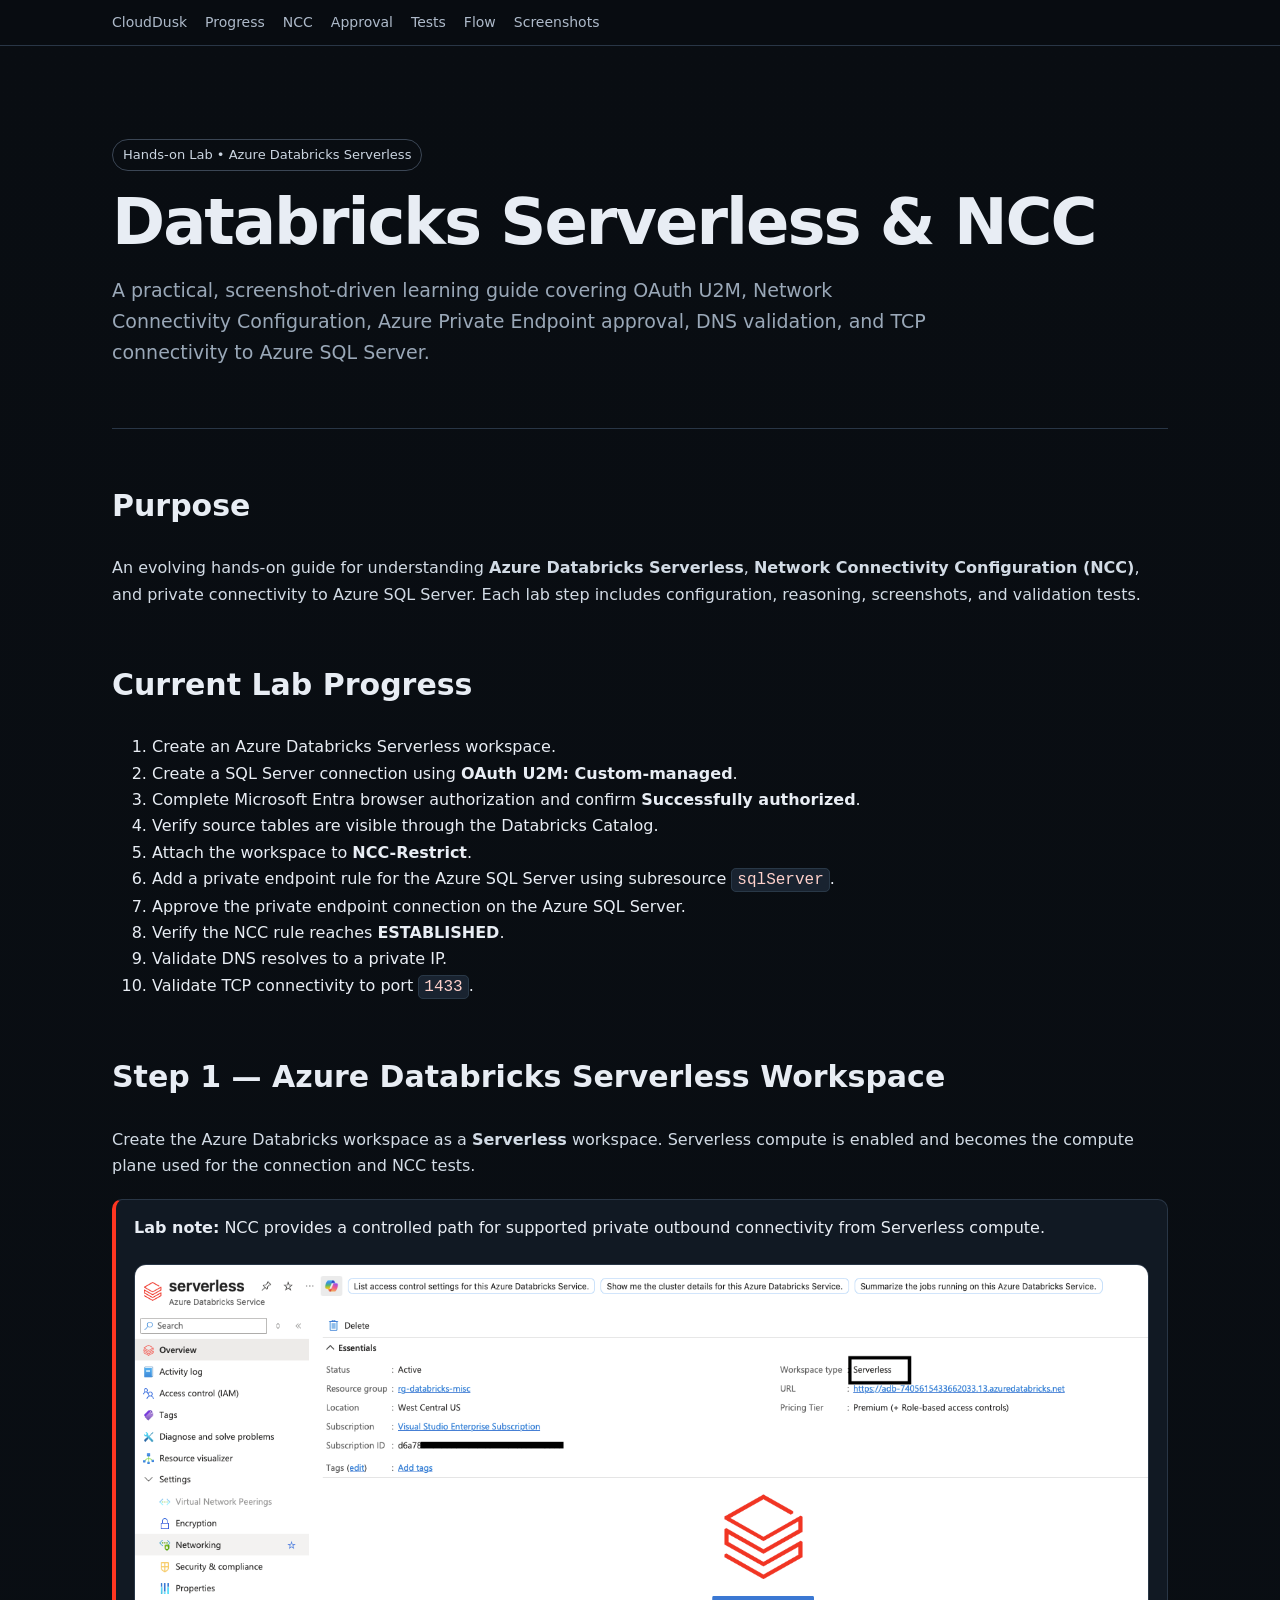
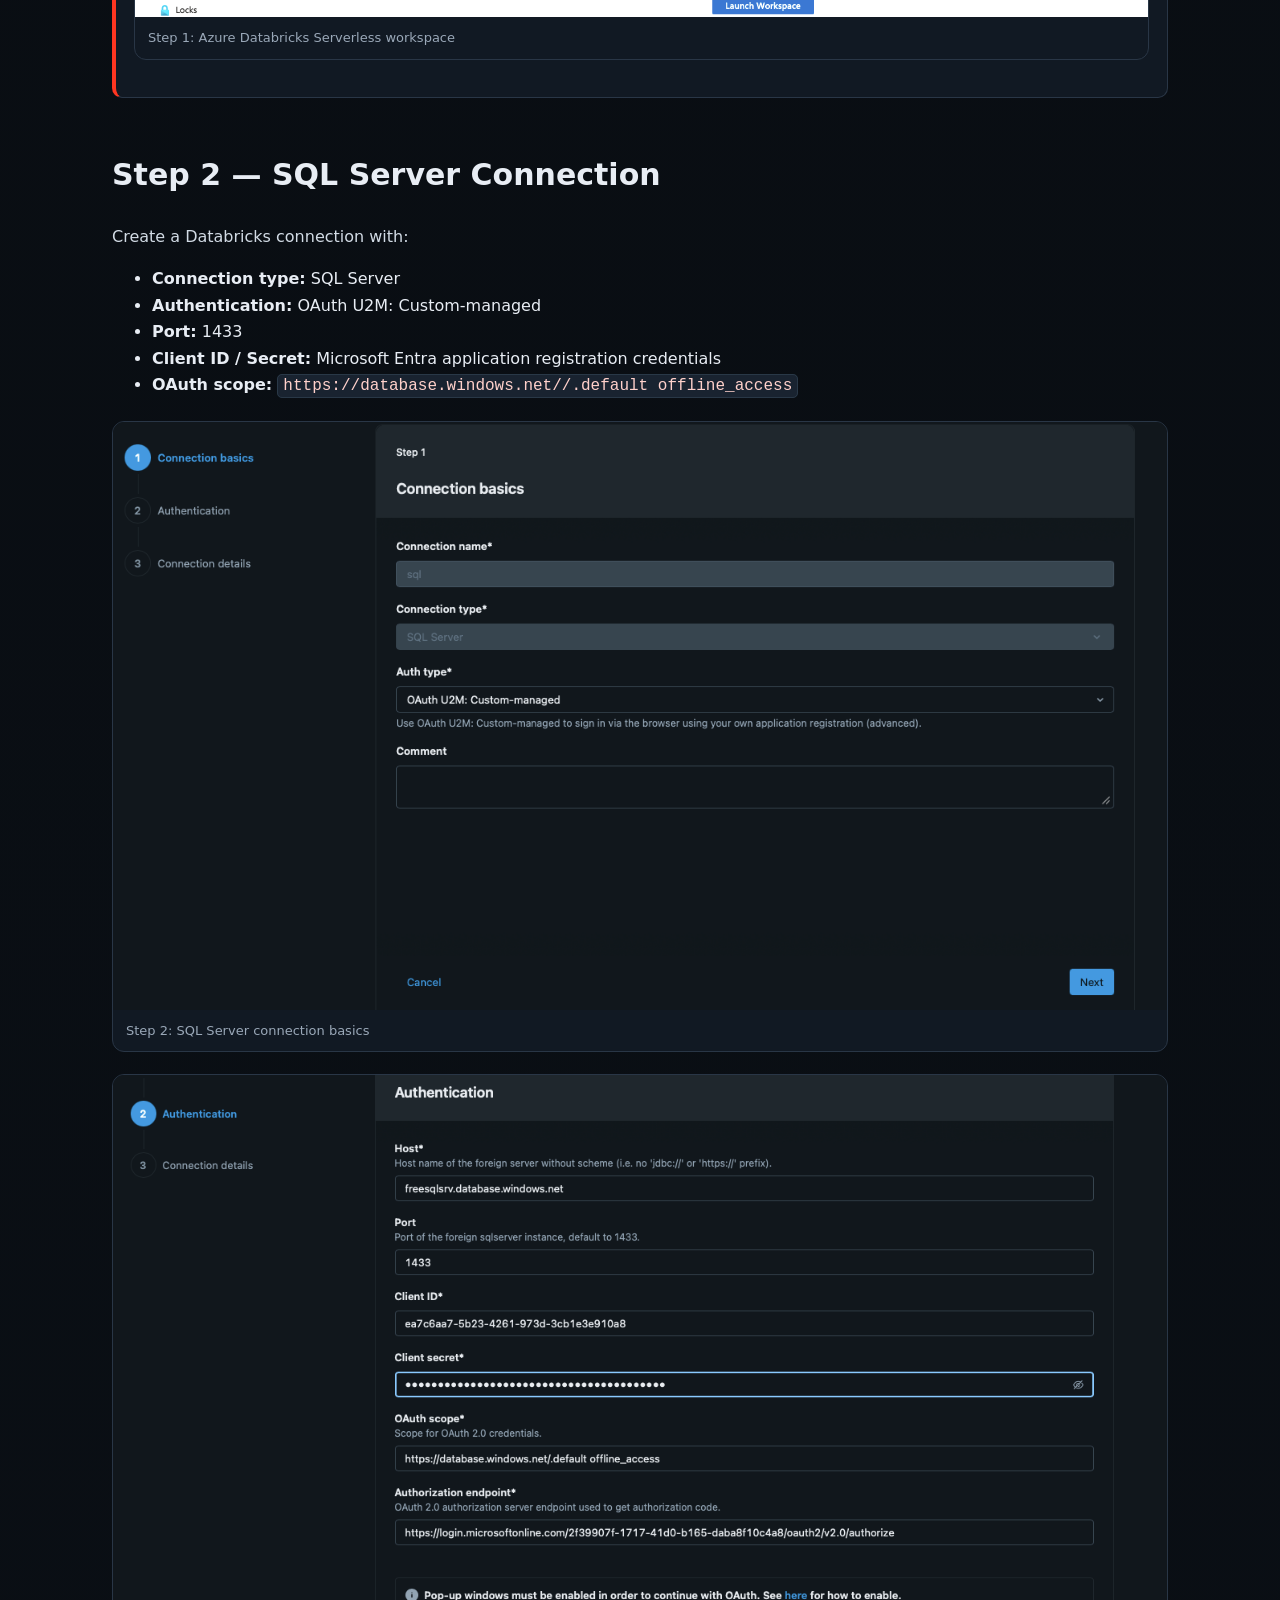
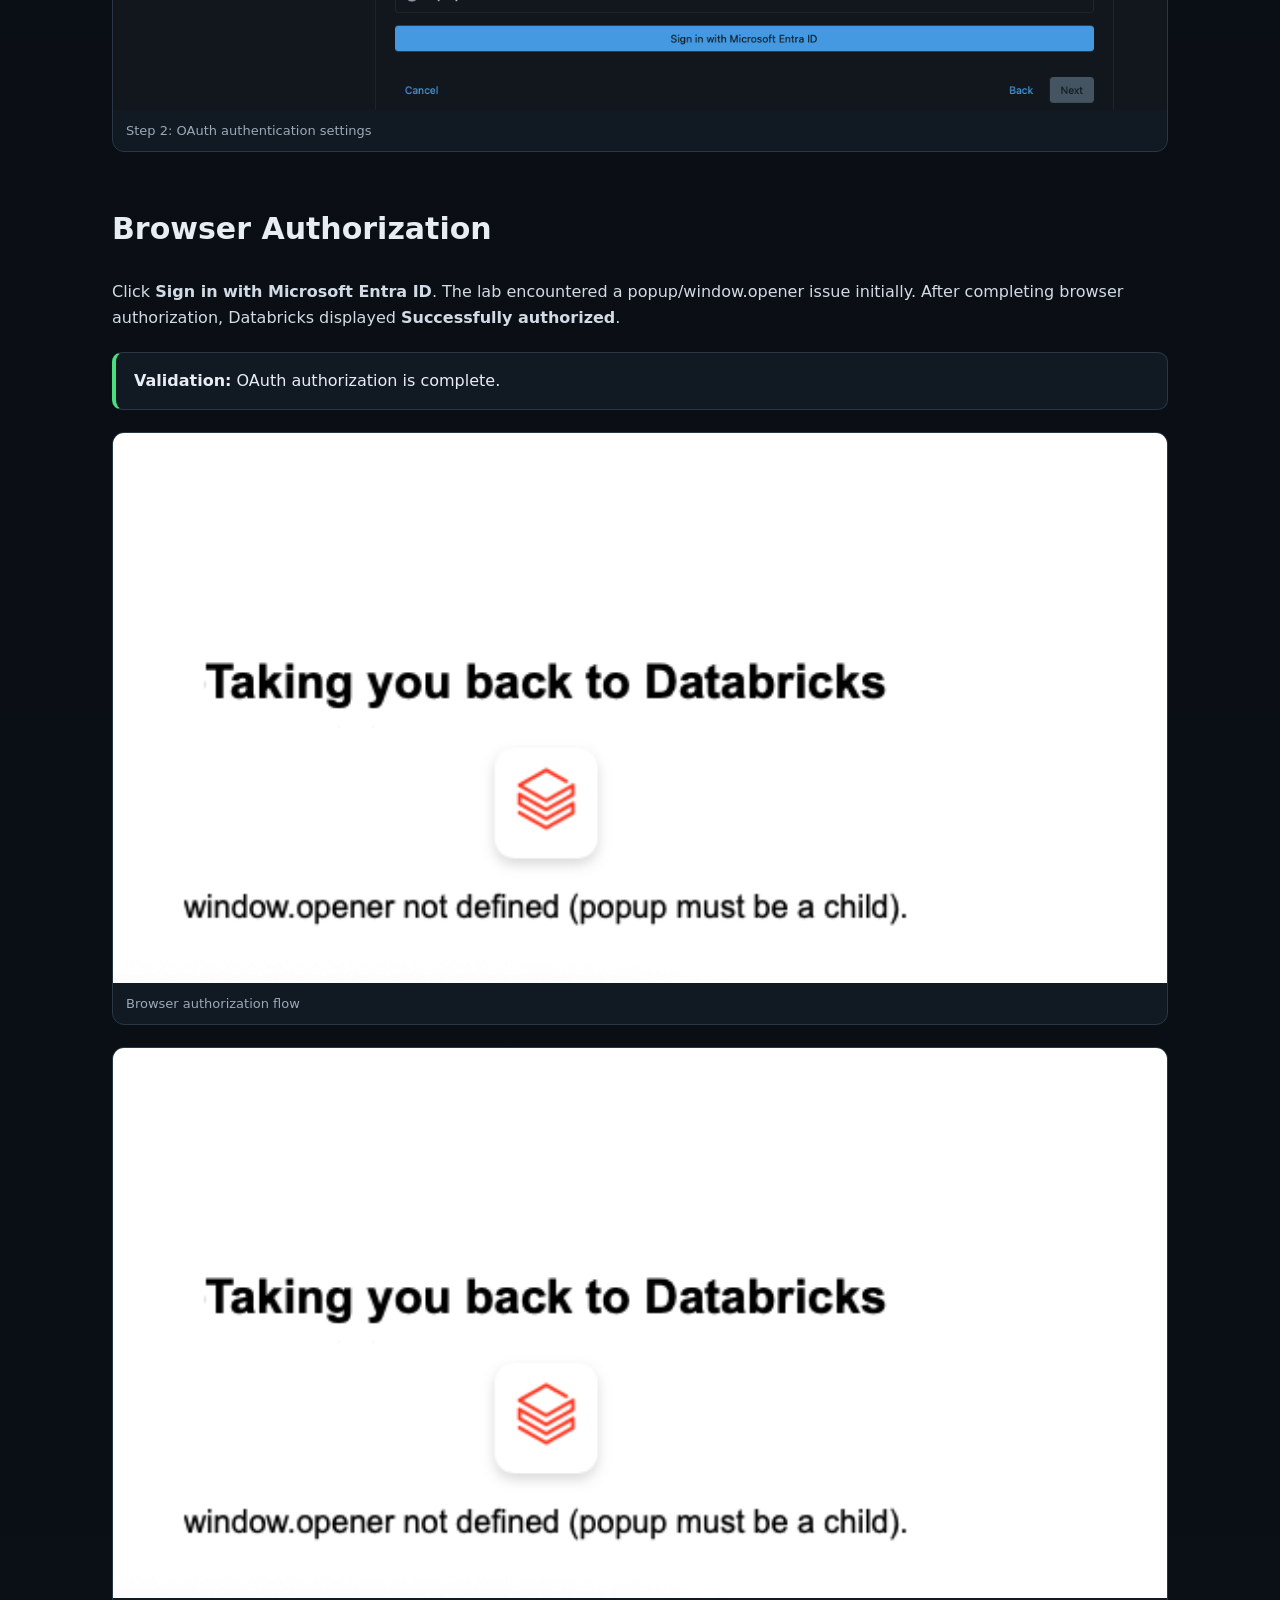
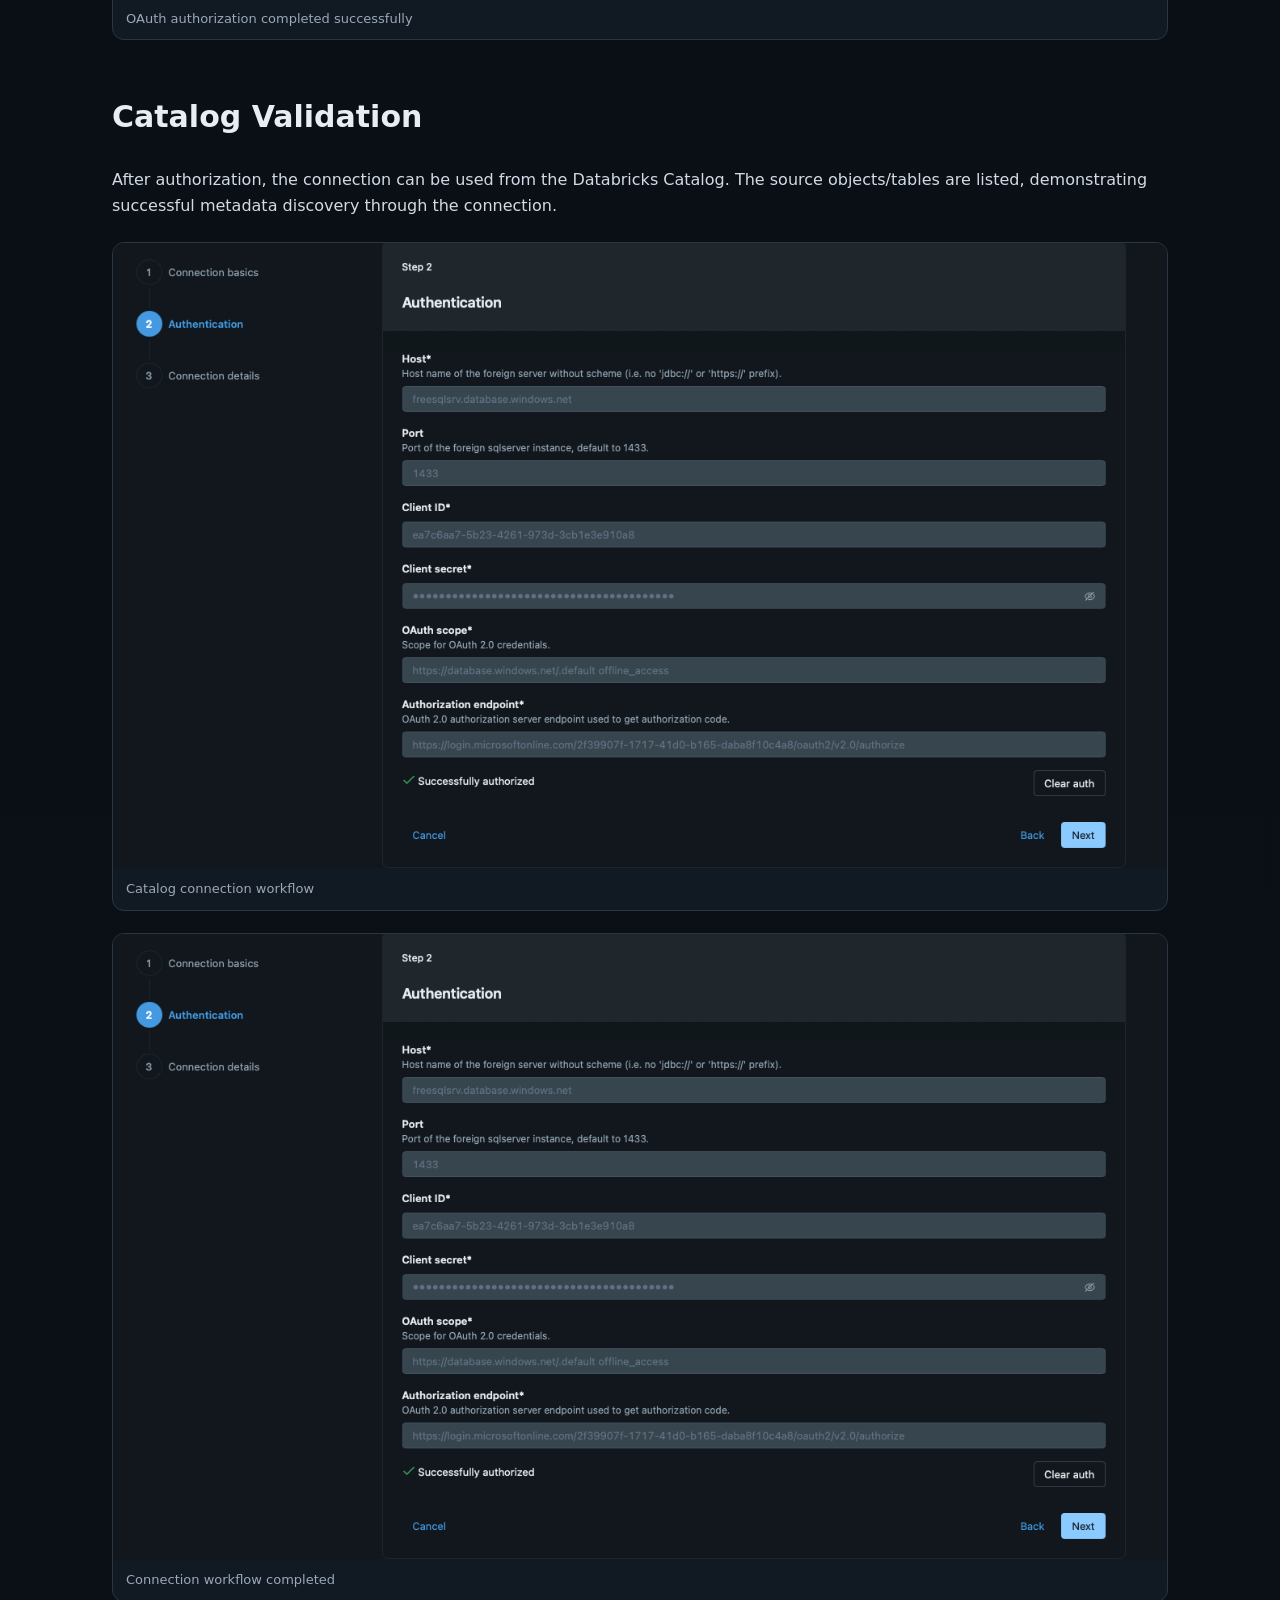
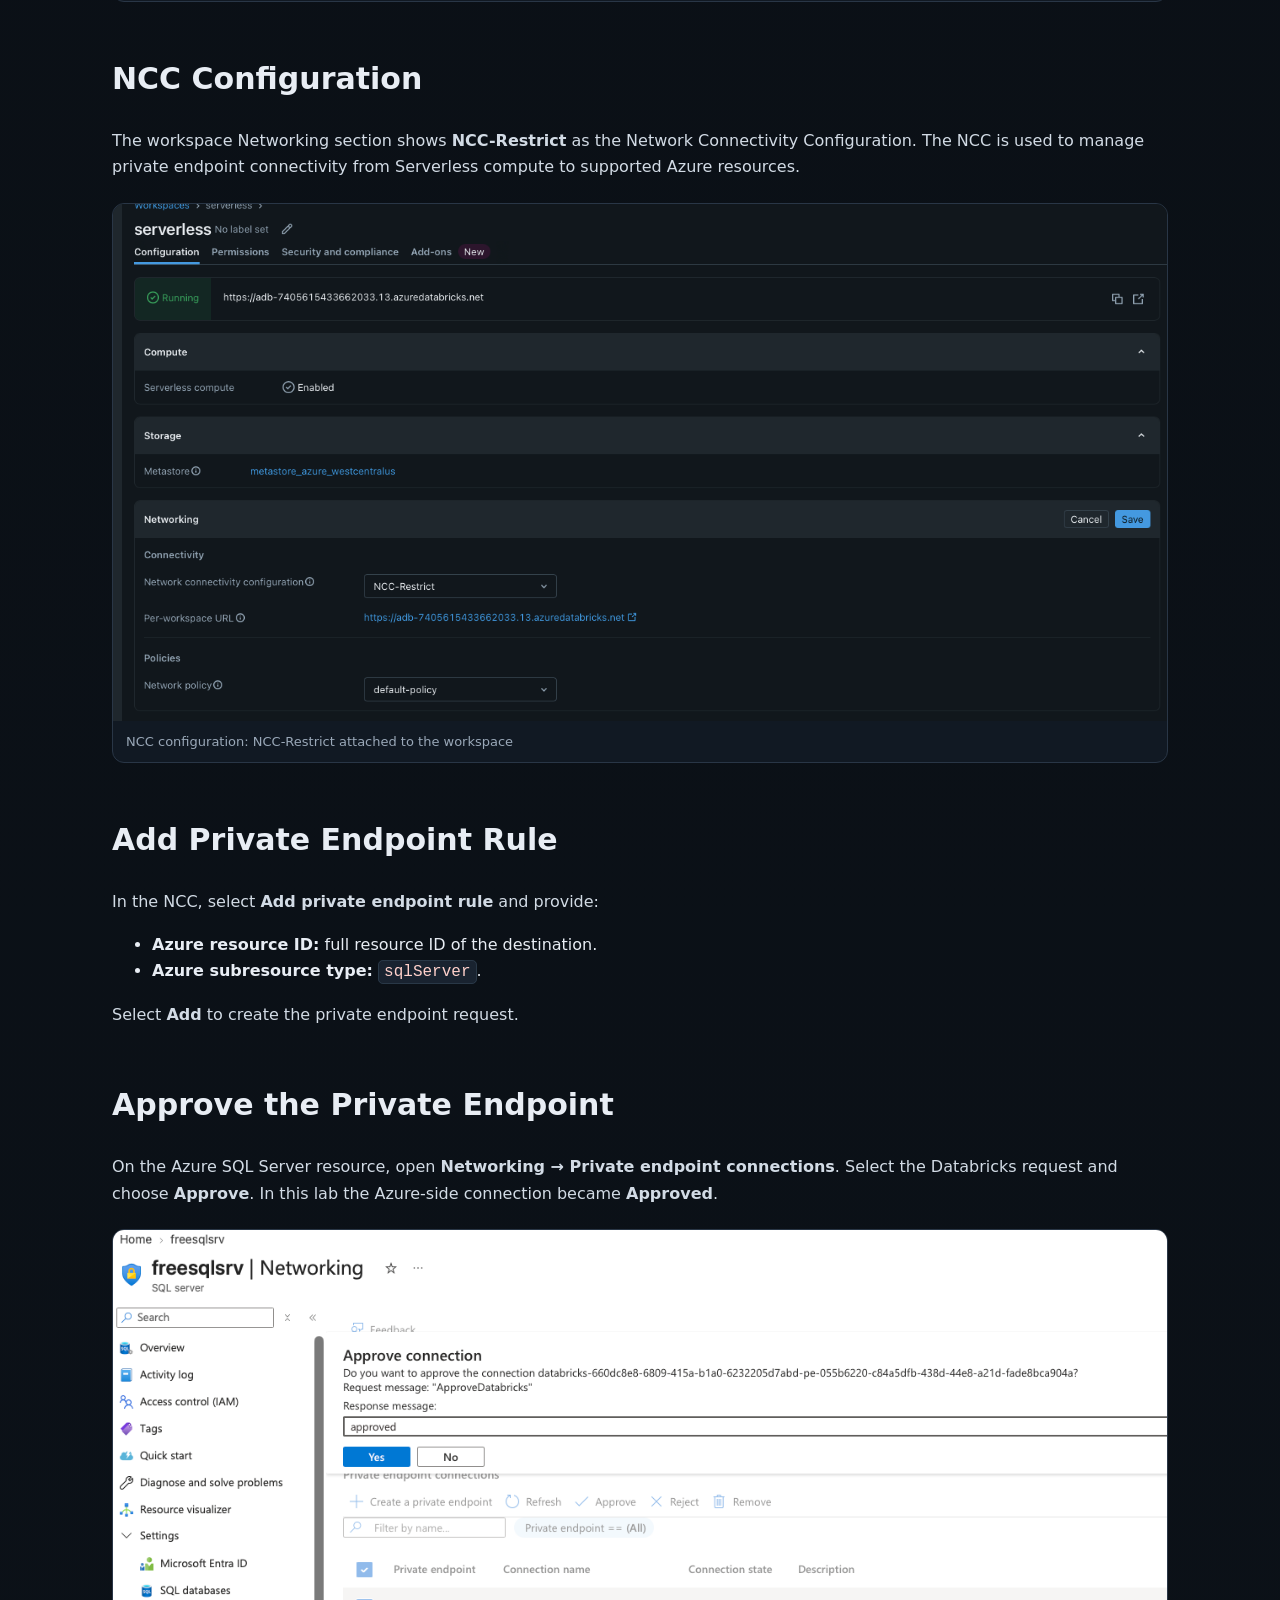
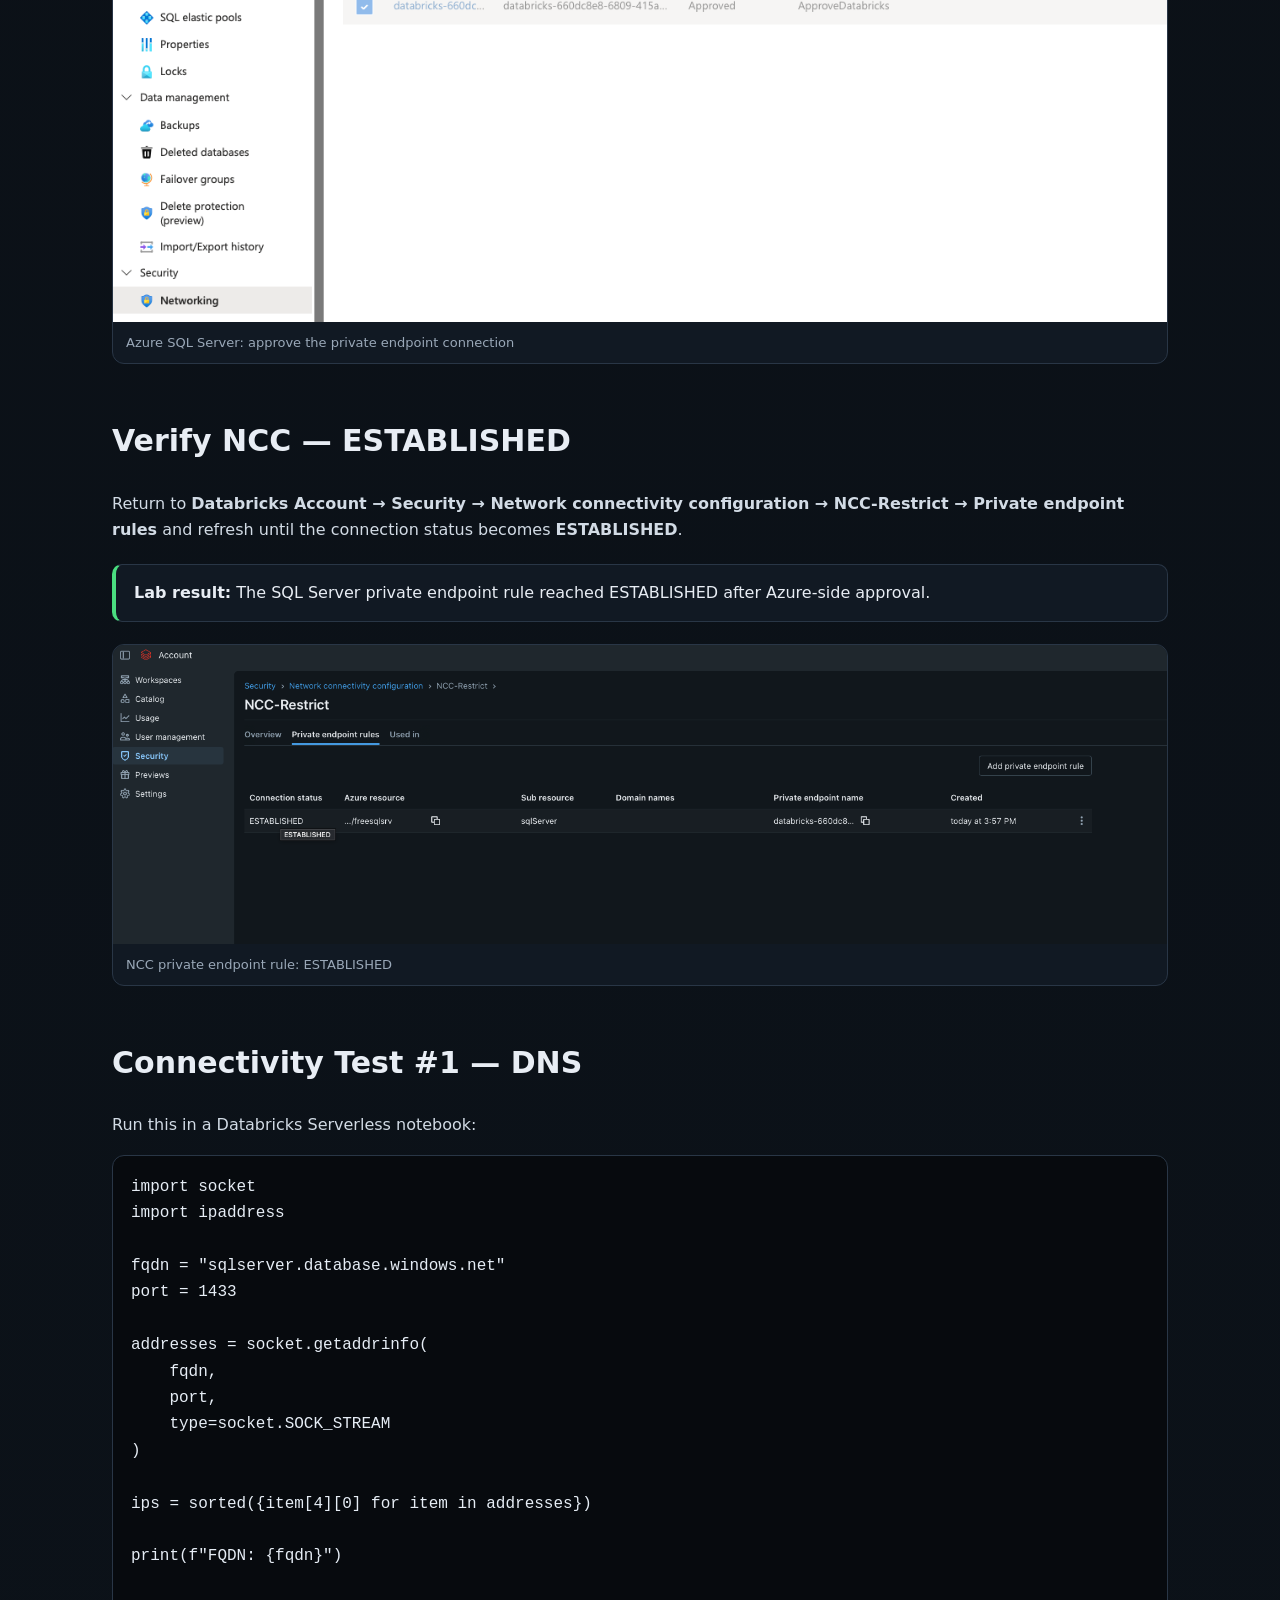
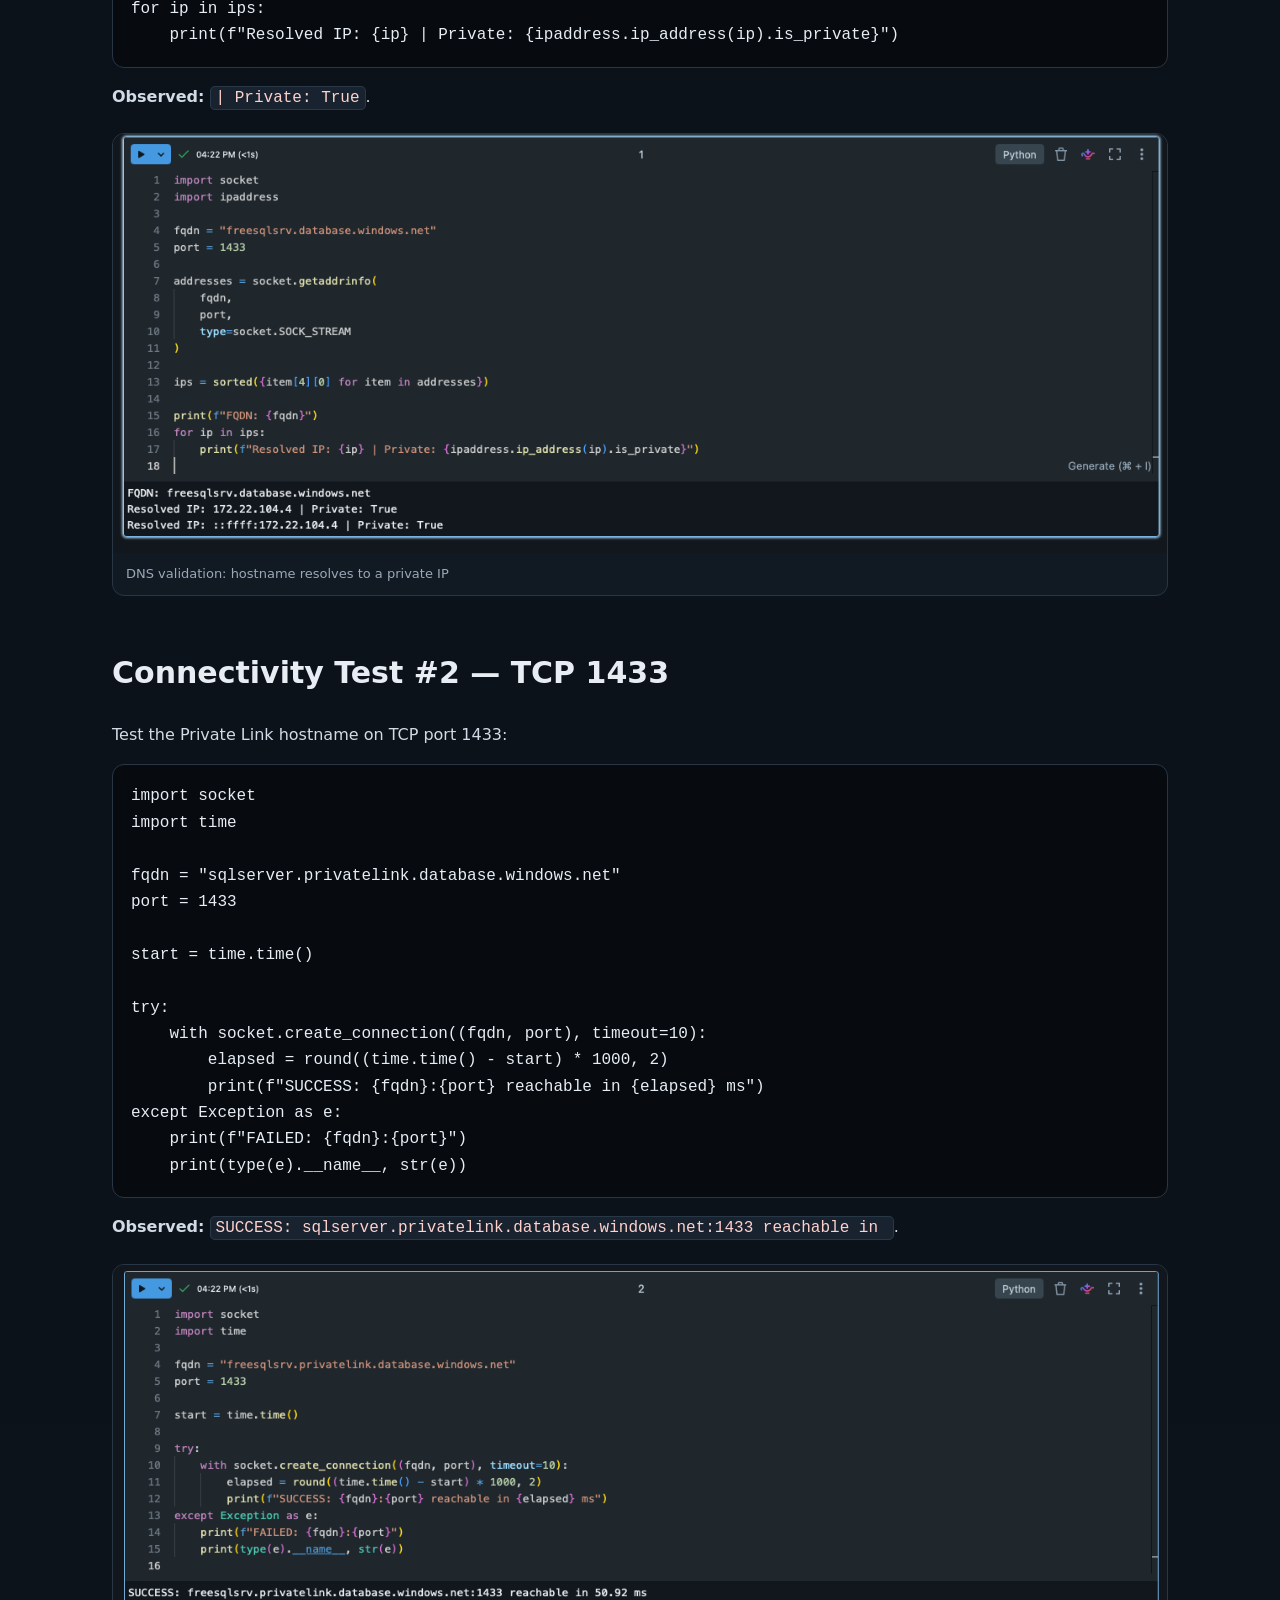
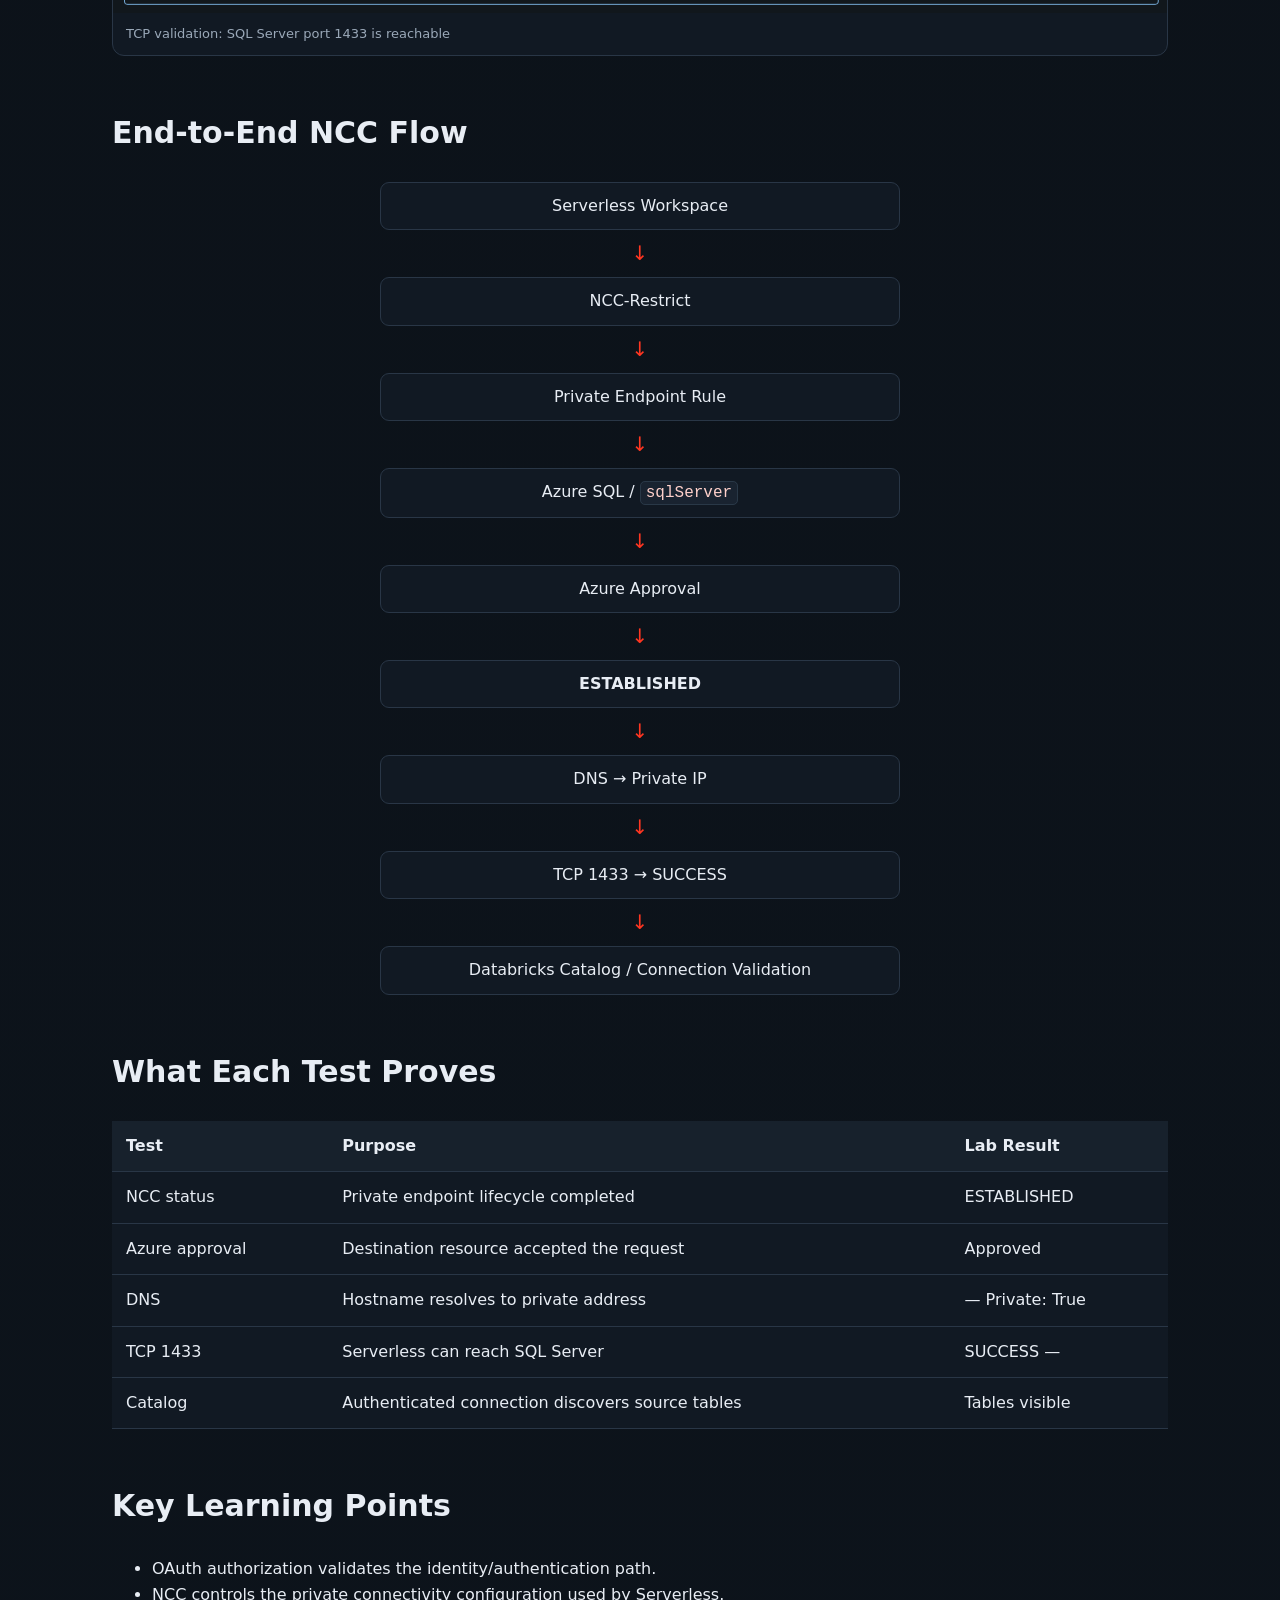
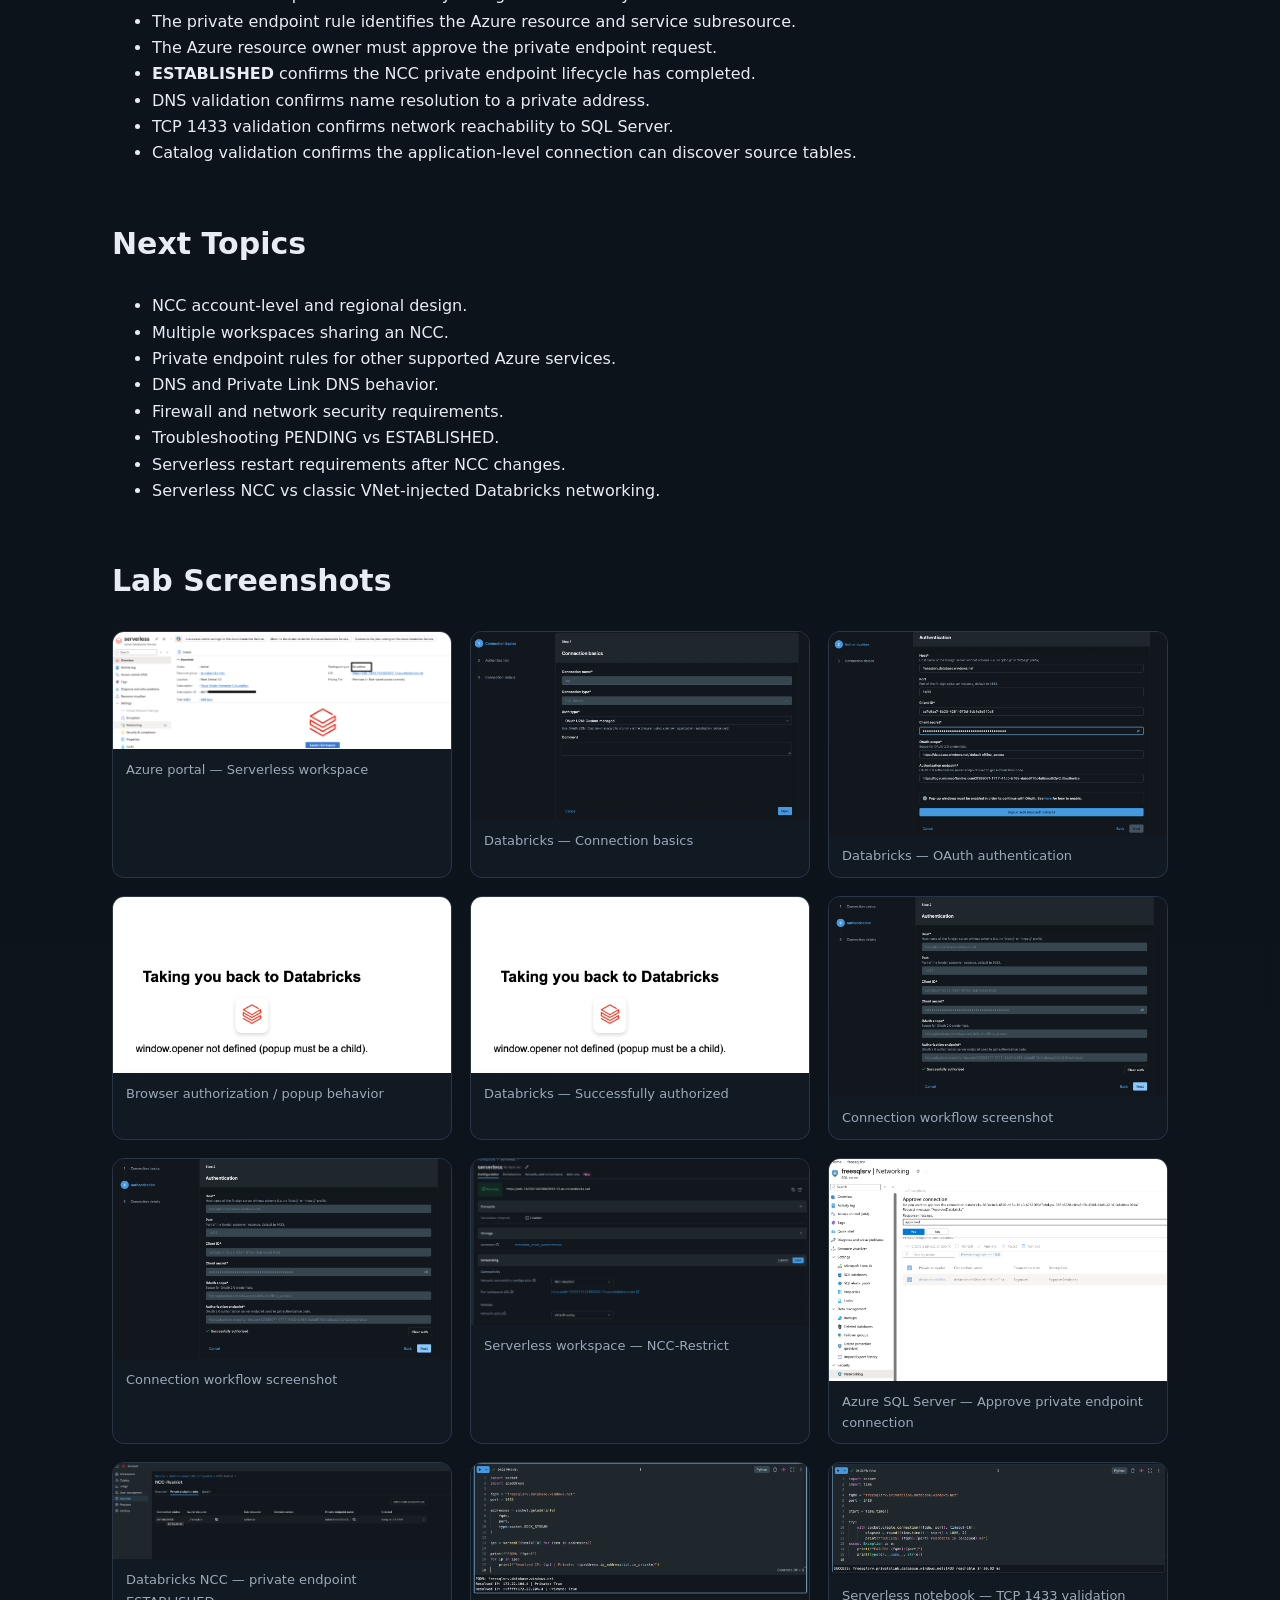
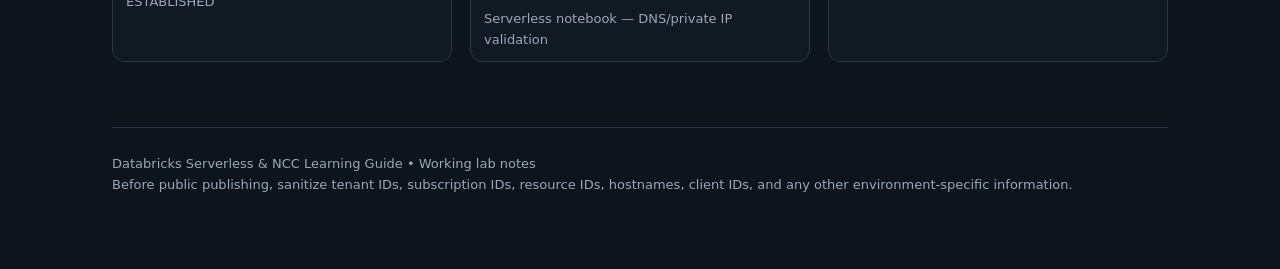
<file: posts/databricks-serverless-ncc.html>
<!doctype html><html lang="en"><head><meta charset="utf-8">
<meta name="viewport" content="width=device-width,initial-scale=1">
<title>Databricks Serverless &amp; NCC | CloudDusk</title><style>
:root{--bg:#090d12;--panel:#111923;--panel2:#17212c;--text:#e8edf4;--muted:#9aa8b8;--accent:#ff3621;--line:#293646;--good:#4ade80}
*{box-sizing:border-box}body{margin:0;background:linear-gradient(180deg,#090d12,#0d141c);color:var(--text);font:16px/1.65 Inter,system-ui,sans-serif}
.container{max-width:1100px;margin:auto;padding:28px 22px 80px}.hero{padding:65px 0 40px;border-bottom:1px solid var(--line)}
.badge{display:inline-block;border:1px solid #3b4655;border-radius:999px;padding:4px 10px;color:#cbd5e1;font-size:13px}
h1{font-size:clamp(38px,6vw,64px);line-height:1.05;margin:18px 0 10px;letter-spacing:-2px}h2{font-size:30px;margin-top:52px}
p{color:#d2dbe5}.lead{font-size:19px;color:var(--muted);max-width:820px}.nav{position:sticky;top:0;z-index:10;background:#090d12dd;backdrop-filter:blur(12px);border-bottom:1px solid var(--line)}
.nav-inner{max-width:1100px;margin:auto;padding:11px 22px;display:flex;gap:18px;overflow:auto}.nav a{color:#aebaca;text-decoration:none;white-space:nowrap;font-size:14px}
.callout{background:var(--panel);border:1px solid var(--line);border-left:4px solid var(--accent);border-radius:10px;padding:15px 18px;margin:20px 0}.success{border-left-color:var(--good)}
code{background:#192330;border:1px solid #293847;padding:2px 5px;border-radius:5px;color:#ffd1cb}pre{background:#070a0e;border:1px solid var(--line);border-radius:12px;padding:18px;overflow:auto}pre code{background:none;border:0;padding:0;color:#e6edf5}
table{width:100%;border-collapse:collapse;background:var(--panel);margin:20px 0}th,td{padding:12px 14px;border-bottom:1px solid var(--line);text-align:left}th{background:var(--panel2)}
.flow{display:flex;flex-direction:column;align-items:center;gap:7px;max-width:520px;margin:25px auto}.flow div{width:100%;text-align:center;background:var(--panel);border:1px solid var(--line);border-radius:9px;padding:10px}.flow span{color:var(--accent);font-size:20px}
.grid{display:grid;grid-template-columns:repeat(auto-fit,minmax(290px,1fr));gap:18px}.grid figure{margin:0;background:var(--panel);border:1px solid var(--line);border-radius:12px;overflow:hidden}.grid img{width:100%;display:block}.grid figcaption{padding:10px 13px;color:var(--muted);font-size:13px}.step-shot{margin:22px 0;background:var(--panel);border:1px solid var(--line);border-radius:12px;overflow:hidden}.step-shot img{width:100%;display:block}.step-shot figcaption{padding:10px 13px;color:var(--muted);font-size:13px}
footer{border-top:1px solid var(--line);margin-top:65px;padding-top:25px;color:var(--muted);font-size:13px}@media(max-width:700px){.container{padding:18px 15px 60px}h2{font-size:26px}}
</style></head><body>
<nav class="nav"><div class="nav-inner">
<a href="../index.html">CloudDusk</a><a href="#progress">Progress</a><a href="#ncc">NCC</a><a href="#approval">Approval</a><a href="#tests">Tests</a><a href="#flow">Flow</a><a href="#screens">Screenshots</a>
</div></nav><main class="container">
<header class="hero"><span class="badge">Hands-on Lab • Azure Databricks Serverless</span>
<h1>Databricks Serverless &amp; NCC</h1>
<p class="lead">A practical, screenshot-driven learning guide covering OAuth U2M, Network Connectivity Configuration,
Azure Private Endpoint approval, DNS validation, and TCP connectivity to Azure SQL Server.</p></header><section><h2>Purpose</h2><p>An evolving hands-on guide for understanding <strong>Azure Databricks Serverless</strong>,
<strong>Network Connectivity Configuration (NCC)</strong>, and private connectivity to Azure SQL Server.
Each lab step includes configuration, reasoning, screenshots, and validation tests.</p></section><section id="progress"><h2>Current Lab Progress</h2><ol>
<li>Create an Azure Databricks Serverless workspace.</li>
<li>Create a SQL Server connection using <strong>OAuth U2M: Custom-managed</strong>.</li>
<li>Complete Microsoft Entra browser authorization and confirm <strong>Successfully authorized</strong>.</li>
<li>Verify source tables are visible through the Databricks Catalog.</li>
<li>Attach the workspace to <strong>NCC-Restrict</strong>.</li>
<li>Add a private endpoint rule for the Azure SQL Server using subresource <code>sqlServer</code>.</li>
<li>Approve the private endpoint connection on the Azure SQL Server.</li>
<li>Verify the NCC rule reaches <strong>ESTABLISHED</strong>.</li>
<li>Validate DNS resolves to a private IP.</li>
<li>Validate TCP connectivity to port <code>1433</code>.</li>
</ol></section><section><h2>Step 1 — Azure Databricks Serverless Workspace</h2><p>Create the Azure Databricks workspace as a <strong>Serverless</strong> workspace.
Serverless compute is enabled and becomes the compute plane used for the connection and NCC tests.</p>
<div class="callout"><strong>Lab note:</strong> NCC provides a controlled path for supported private outbound connectivity from Serverless compute.<figure class="step-shot"><img src="assets/step-01.png" loading="lazy" alt="Azure portal showing the Azure Databricks Serverless workspace"><figcaption>Step 1: Azure Databricks Serverless workspace</figcaption></figure></div></section><section><h2>Step 2 — SQL Server Connection</h2><p>Create a Databricks connection with:</p>
<ul><li><strong>Connection type:</strong> SQL Server</li>
<li><strong>Authentication:</strong> OAuth U2M: Custom-managed</li>
<li><strong>Port:</strong> 1433</li>
<li><strong>Client ID / Secret:</strong> Microsoft Entra application registration credentials</li>
<li><strong>OAuth scope:</strong> <code>https://database.windows.net//.default offline_access</code></li></ul><figure class="step-shot"><img src="assets/step-02.png" loading="lazy" alt="Databricks SQL Server connection basics"><figcaption>Step 2: SQL Server connection basics</figcaption></figure><figure class="step-shot"><img src="assets/step-03.png" loading="lazy" alt="Databricks OAuth authentication settings"><figcaption>Step 2: OAuth authentication settings</figcaption></figure></section><section><h2>Browser Authorization</h2><p>Click <strong>Sign in with Microsoft Entra ID</strong>. The lab encountered a popup/window.opener issue initially.
After completing browser authorization, Databricks displayed <strong>Successfully authorized</strong>.</p>
<div class="callout success"><strong>Validation:</strong> OAuth authorization is complete.</div><figure class="step-shot"><img src="assets/step-04.png" loading="lazy" alt="Browser authorization popup behavior"><figcaption>Browser authorization flow</figcaption></figure><figure class="step-shot"><img src="assets/step-05.png" loading="lazy" alt="Databricks showing successfully authorized"><figcaption>OAuth authorization completed successfully</figcaption></figure></section><section><h2>Catalog Validation</h2><p>After authorization, the connection can be used from the Databricks Catalog. The source objects/tables are listed,
demonstrating successful metadata discovery through the connection.</p><figure class="step-shot"><img src="assets/step-06.png" loading="lazy" alt="Databricks connection workflow"><figcaption>Catalog connection workflow</figcaption></figure><figure class="step-shot"><img src="assets/step-07.png" loading="lazy" alt="Databricks connection workflow completed"><figcaption>Connection workflow completed</figcaption></figure></section><section id="ncc"><h2>NCC Configuration</h2><p>The workspace Networking section shows <strong>NCC-Restrict</strong> as the Network Connectivity Configuration.
The NCC is used to manage private endpoint connectivity from Serverless compute to supported Azure resources.</p><figure class="step-shot"><img src="assets/step-08.png" loading="lazy" alt="Serverless workspace attached to NCC-Restrict"><figcaption>NCC configuration: NCC-Restrict attached to the workspace</figcaption></figure></section><section><h2>Add Private Endpoint Rule</h2><p>In the NCC, select <strong>Add private endpoint rule</strong> and provide:</p>
<ul><li><strong>Azure resource ID:</strong> full resource ID of the destination.</li>
<li><strong>Azure subresource type:</strong> <code>sqlServer</code>.</li></ul>
<p>Select <strong>Add</strong> to create the private endpoint request.</p></section><section id="approval"><h2>Approve the Private Endpoint</h2><p>On the Azure SQL Server resource, open <strong>Networking → Private endpoint connections</strong>.
Select the Databricks request and choose <strong>Approve</strong>. In this lab the Azure-side connection became <strong>Approved</strong>.</p><figure class="step-shot"><img src="assets/step-09.png" loading="lazy" alt="Azure SQL Server private endpoint connection approval"><figcaption>Azure SQL Server: approve the private endpoint connection</figcaption></figure></section><section><h2>Verify NCC — ESTABLISHED</h2><p>Return to <strong>Databricks Account → Security → Network connectivity configuration → NCC-Restrict → Private endpoint rules</strong>
and refresh until the connection status becomes <strong>ESTABLISHED</strong>.</p>
<div class="callout success"><strong>Lab result:</strong> The SQL Server private endpoint rule reached ESTABLISHED after Azure-side approval.</div><figure class="step-shot"><img src="assets/step-10.png" loading="lazy" alt="Databricks NCC private endpoint with established status"><figcaption>NCC private endpoint rule: ESTABLISHED</figcaption></figure></section><section id="tests"><h2>Connectivity Test #1 — DNS</h2><p>Run this in a Databricks Serverless notebook:</p>
<pre><code>import socket
import ipaddress

fqdn = "sqlserver.database.windows.net"
port = 1433

addresses = socket.getaddrinfo(
    fqdn,
    port,
    type=socket.SOCK_STREAM
)

ips = sorted({item[4][0] for item in addresses})

print(f"FQDN: {fqdn}")

for ip in ips:
    print(f"Resolved IP: {ip} | Private: {ipaddress.ip_address(ip).is_private}")</code></pre>
<p><strong>Observed:</strong> <code><PRIVATE_IP> | Private: True</code>.</p><figure class="step-shot"><img src="assets/step-11.png" loading="lazy" alt="Databricks Serverless notebook validating DNS and private IP"><figcaption>DNS validation: hostname resolves to a private IP</figcaption></figure></section><section><h2>Connectivity Test #2 — TCP 1433</h2><p>Test the Private Link hostname on TCP port 1433:</p>
<pre><code>import socket
import time

fqdn = "sqlserver.privatelink.database.windows.net"
port = 1433

start = time.time()

try:
    with socket.create_connection((fqdn, port), timeout=10):
        elapsed = round((time.time() - start) * 1000, 2)
        print(f"SUCCESS: {fqdn}:{port} reachable in {elapsed} ms")
except Exception as e:
    print(f"FAILED: {fqdn}:{port}")
    print(type(e).__name__, str(e))</code></pre>
<p><strong>Observed:</strong> <code>SUCCESS: sqlserver.privatelink.database.windows.net:1433 reachable in <LATENCY></code>.</p><figure class="step-shot"><img src="assets/step-12.png" loading="lazy" alt="Databricks Serverless notebook validating TCP connectivity to port 1433"><figcaption>TCP validation: SQL Server port 1433 is reachable</figcaption></figure></section><section id="flow"><h2>End-to-End NCC Flow</h2><div class="flow">
<div>Serverless Workspace</div><span>↓</span><div>NCC-Restrict</div><span>↓</span>
<div>Private Endpoint Rule</div><span>↓</span><div>Azure SQL / <code>sqlServer</code></div><span>↓</span>
<div>Azure Approval</div><span>↓</span><div><strong>ESTABLISHED</strong></div><span>↓</span>
<div>DNS → Private IP</div><span>↓</span><div>TCP 1433 → SUCCESS</div><span>↓</span>
<div>Databricks Catalog / Connection Validation</div></div></section><section><h2>What Each Test Proves</h2><table><thead><tr><th>Test</th><th>Purpose</th><th>Lab Result</th></tr></thead><tbody>
<tr><td>NCC status</td><td>Private endpoint lifecycle completed</td><td>ESTABLISHED</td></tr>
<tr><td>Azure approval</td><td>Destination resource accepted the request</td><td>Approved</td></tr>
<tr><td>DNS</td><td>Hostname resolves to private address</td><td><PRIVATE_IP> — Private: True</td></tr>
<tr><td>TCP 1433</td><td>Serverless can reach SQL Server</td><td>SUCCESS — <LATENCY></td></tr>
<tr><td>Catalog</td><td>Authenticated connection discovers source tables</td><td>Tables visible</td></tr>
</tbody></table></section><section><h2>Key Learning Points</h2><ul>
<li>OAuth authorization validates the identity/authentication path.</li>
<li>NCC controls the private connectivity configuration used by Serverless.</li>
<li>The private endpoint rule identifies the Azure resource and service subresource.</li>
<li>The Azure resource owner must approve the private endpoint request.</li>
<li><strong>ESTABLISHED</strong> confirms the NCC private endpoint lifecycle has completed.</li>
<li>DNS validation confirms name resolution to a private address.</li>
<li>TCP 1433 validation confirms network reachability to SQL Server.</li>
<li>Catalog validation confirms the application-level connection can discover source tables.</li>
</ul></section><section><h2>Next Topics</h2><ul>
<li>NCC account-level and regional design.</li><li>Multiple workspaces sharing an NCC.</li>
<li>Private endpoint rules for other supported Azure services.</li><li>DNS and Private Link DNS behavior.</li>
<li>Firewall and network security requirements.</li><li>Troubleshooting PENDING vs ESTABLISHED.</li>
<li>Serverless restart requirements after NCC changes.</li>
<li>Serverless NCC vs classic VNet-injected Databricks networking.</li>
</ul></section><section id='screens'><h2>Lab Screenshots</h2><div class='grid'><figure><img src='assets/step-01.png' loading='lazy' alt='Azure portal — Serverless workspace'><figcaption>Azure portal — Serverless workspace</figcaption></figure><figure><img src='assets/step-02.png' loading='lazy' alt='Databricks — Connection basics'><figcaption>Databricks — Connection basics</figcaption></figure><figure><img src='assets/step-03.png' loading='lazy' alt='Databricks — OAuth authentication'><figcaption>Databricks — OAuth authentication</figcaption></figure><figure><img src='assets/step-04.png' loading='lazy' alt='Browser authorization / popup behavior'><figcaption>Browser authorization / popup behavior</figcaption></figure><figure><img src='assets/step-05.png' loading='lazy' alt='Databricks — Successfully authorized'><figcaption>Databricks — Successfully authorized</figcaption></figure><figure><img src='assets/step-06.png' loading='lazy' alt='Connection workflow screenshot'><figcaption>Connection workflow screenshot</figcaption></figure><figure><img src='assets/step-07.png' loading='lazy' alt='Connection workflow screenshot'><figcaption>Connection workflow screenshot</figcaption></figure><figure><img src='assets/step-08.png' loading='lazy' alt='Serverless workspace — NCC-Restrict'><figcaption>Serverless workspace — NCC-Restrict</figcaption></figure><figure><img src='assets/step-09.png' loading='lazy' alt='Azure SQL Server — Approve private endpoint connection'><figcaption>Azure SQL Server — Approve private endpoint connection</figcaption></figure><figure><img src='assets/step-10.png' loading='lazy' alt='Databricks NCC — private endpoint ESTABLISHED'><figcaption>Databricks NCC — private endpoint ESTABLISHED</figcaption></figure><figure><img src='assets/step-11.png' loading='lazy' alt='Serverless notebook — DNS/private IP validation'><figcaption>Serverless notebook — DNS/private IP validation</figcaption></figure><figure><img src='assets/step-12.png' loading='lazy' alt='Serverless notebook — TCP 1433 validation'><figcaption>Serverless notebook — TCP 1433 validation</figcaption></figure></div></section><footer>Databricks Serverless &amp; NCC Learning Guide • Working lab notes<br>
Before public publishing, sanitize tenant IDs, subscription IDs, resource IDs, hostnames, client IDs, and any other environment-specific information.</footer>
</main></body></html>
</file>
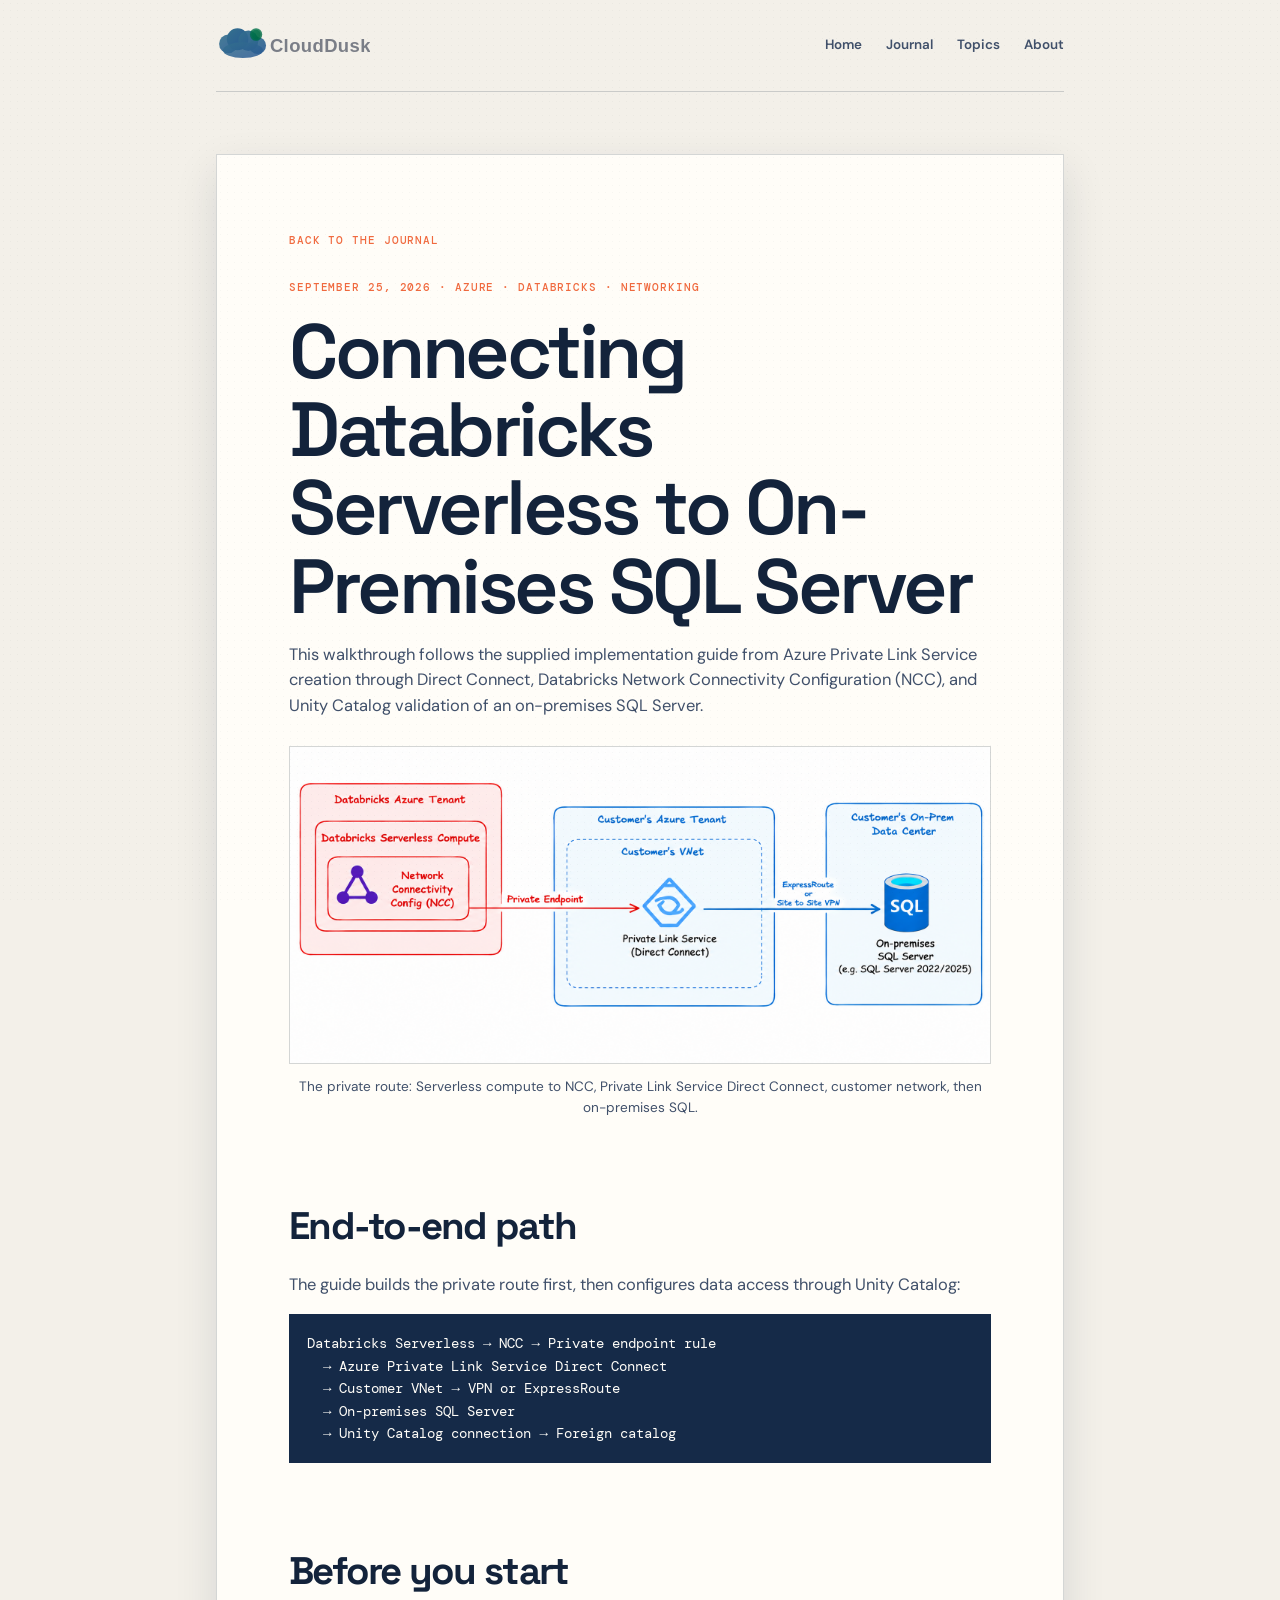
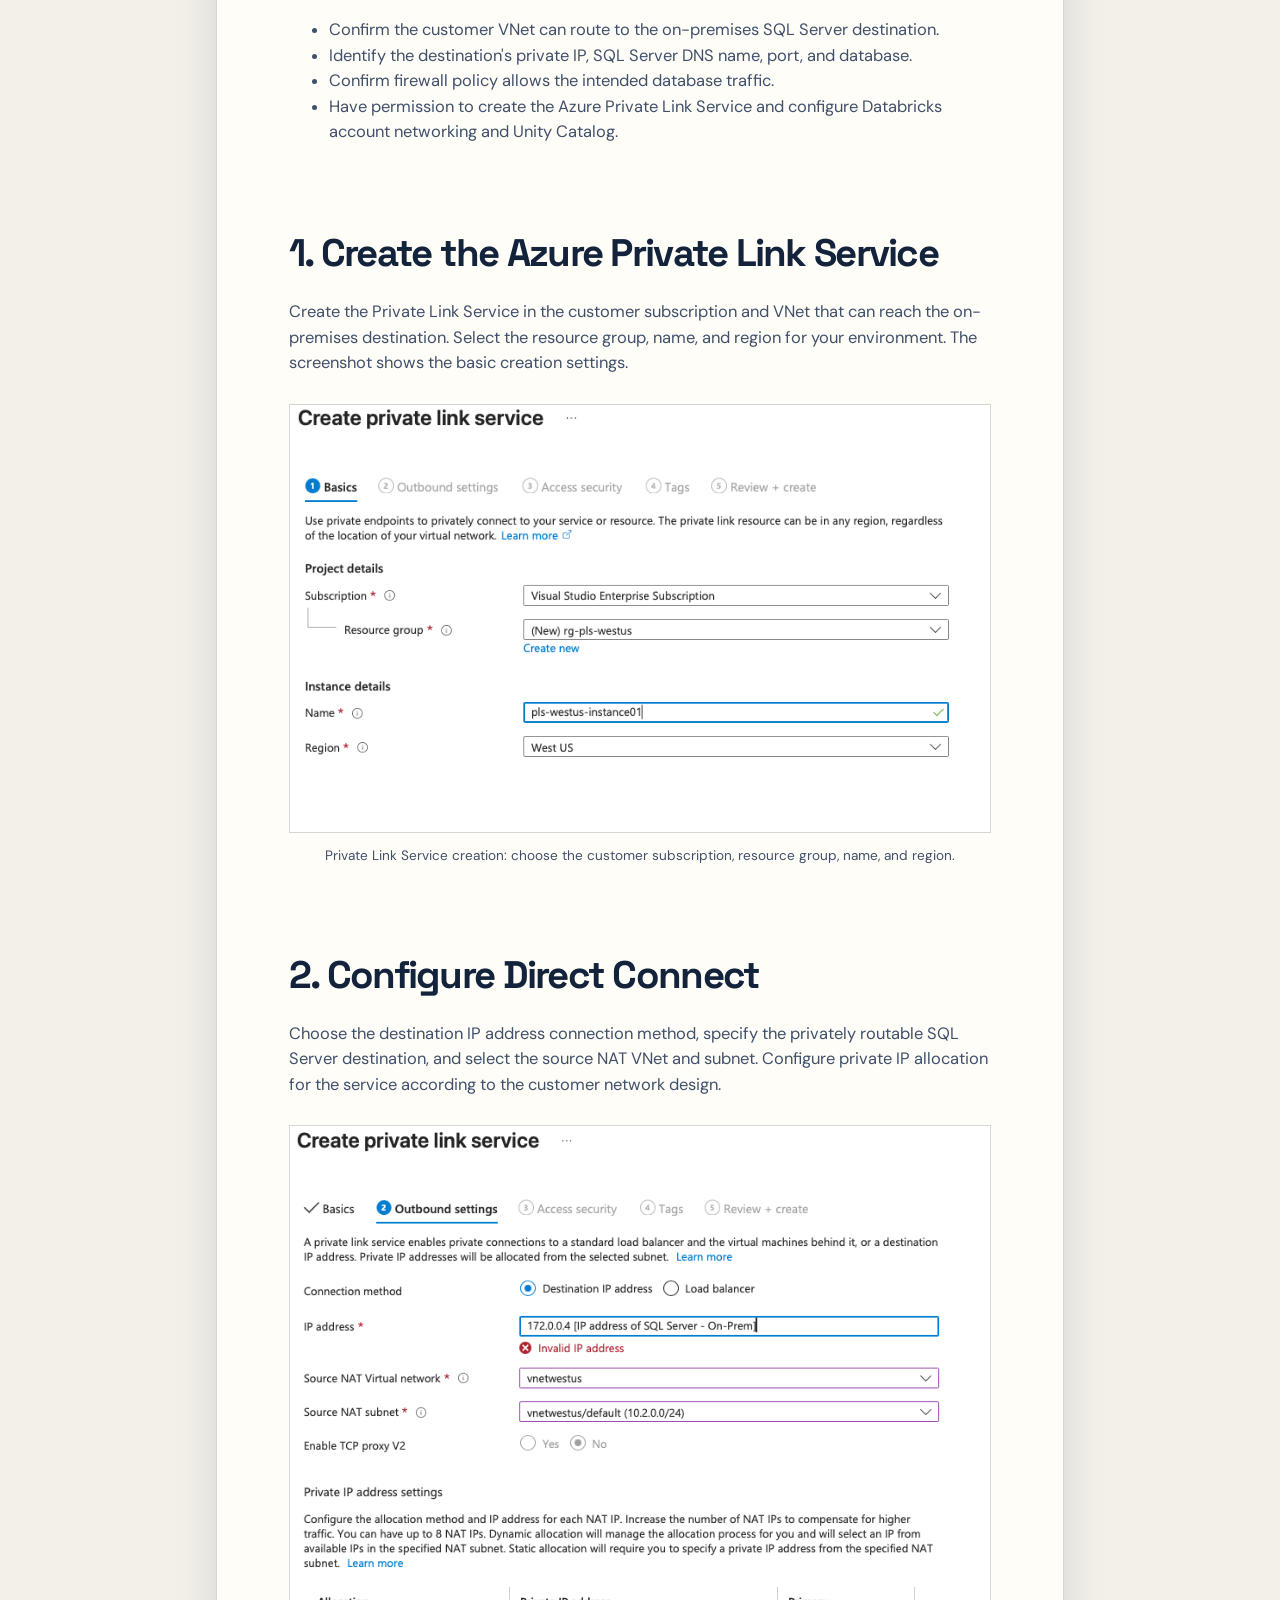
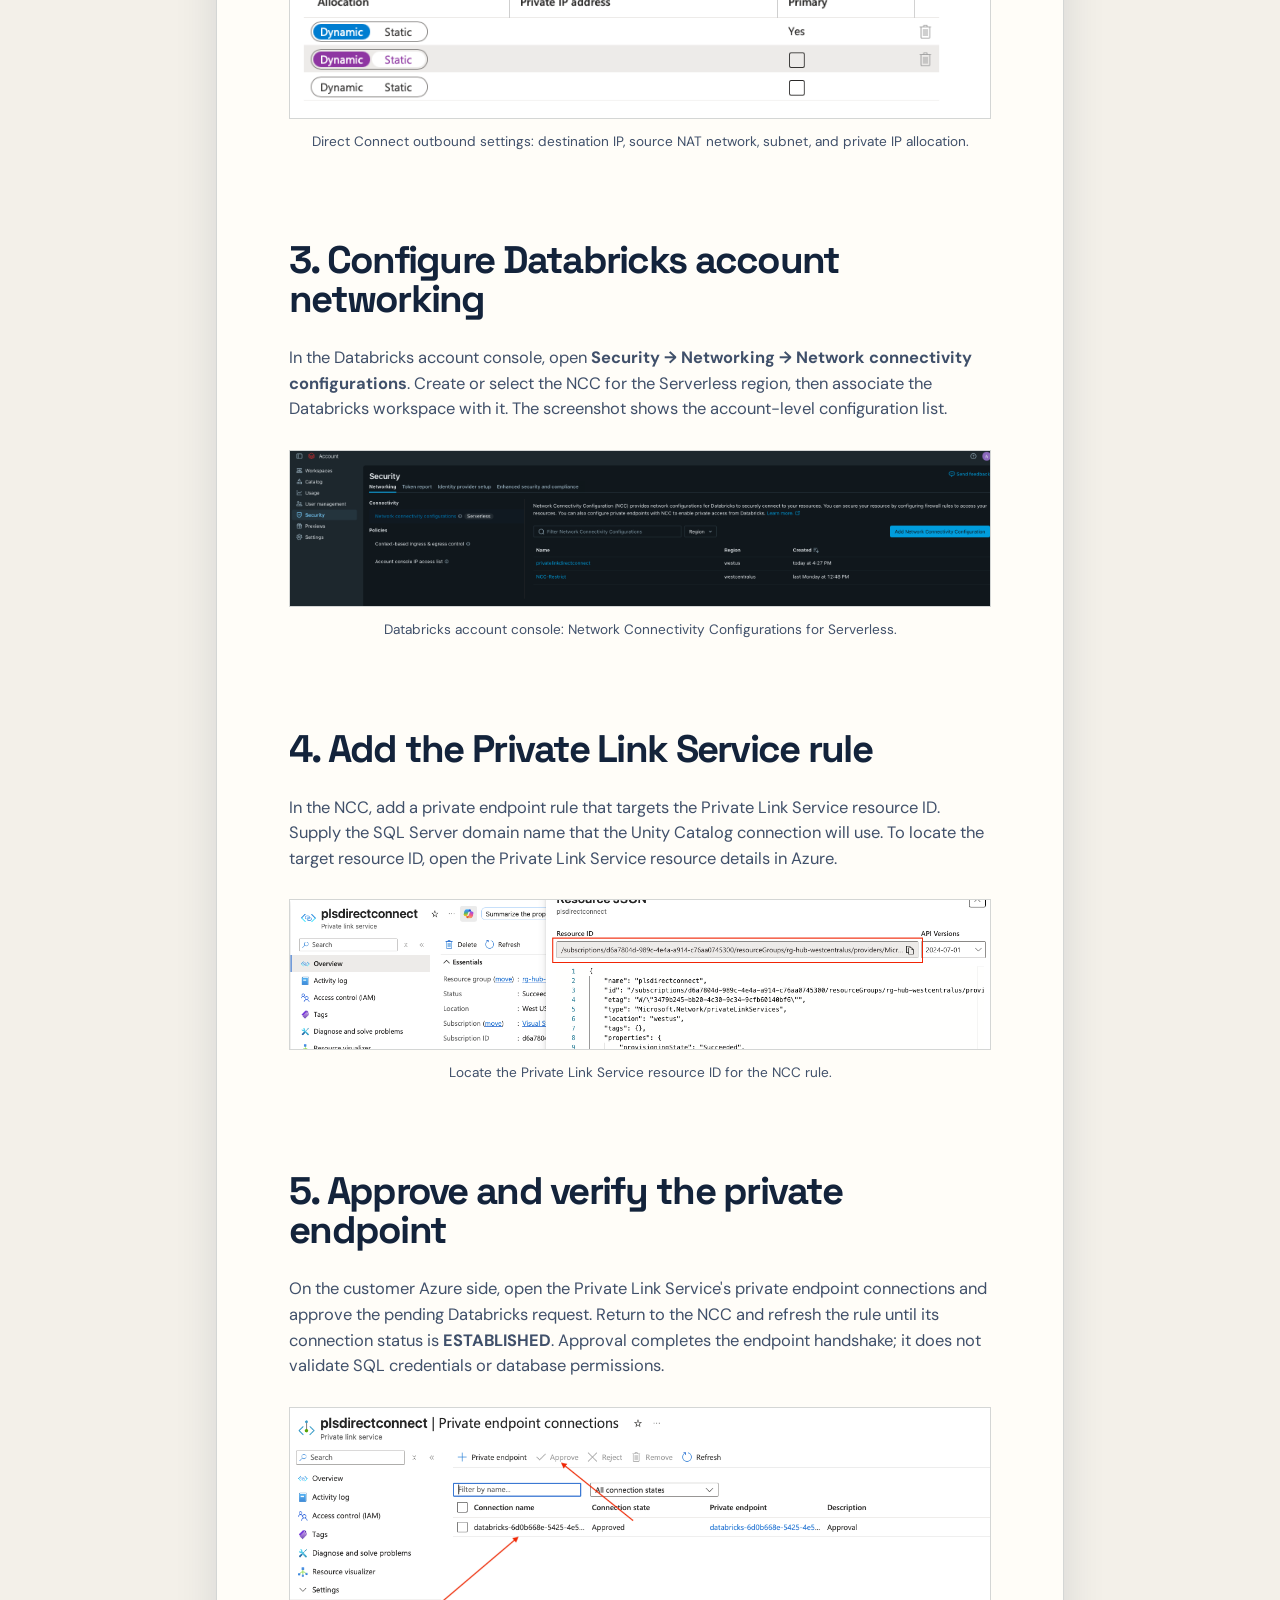
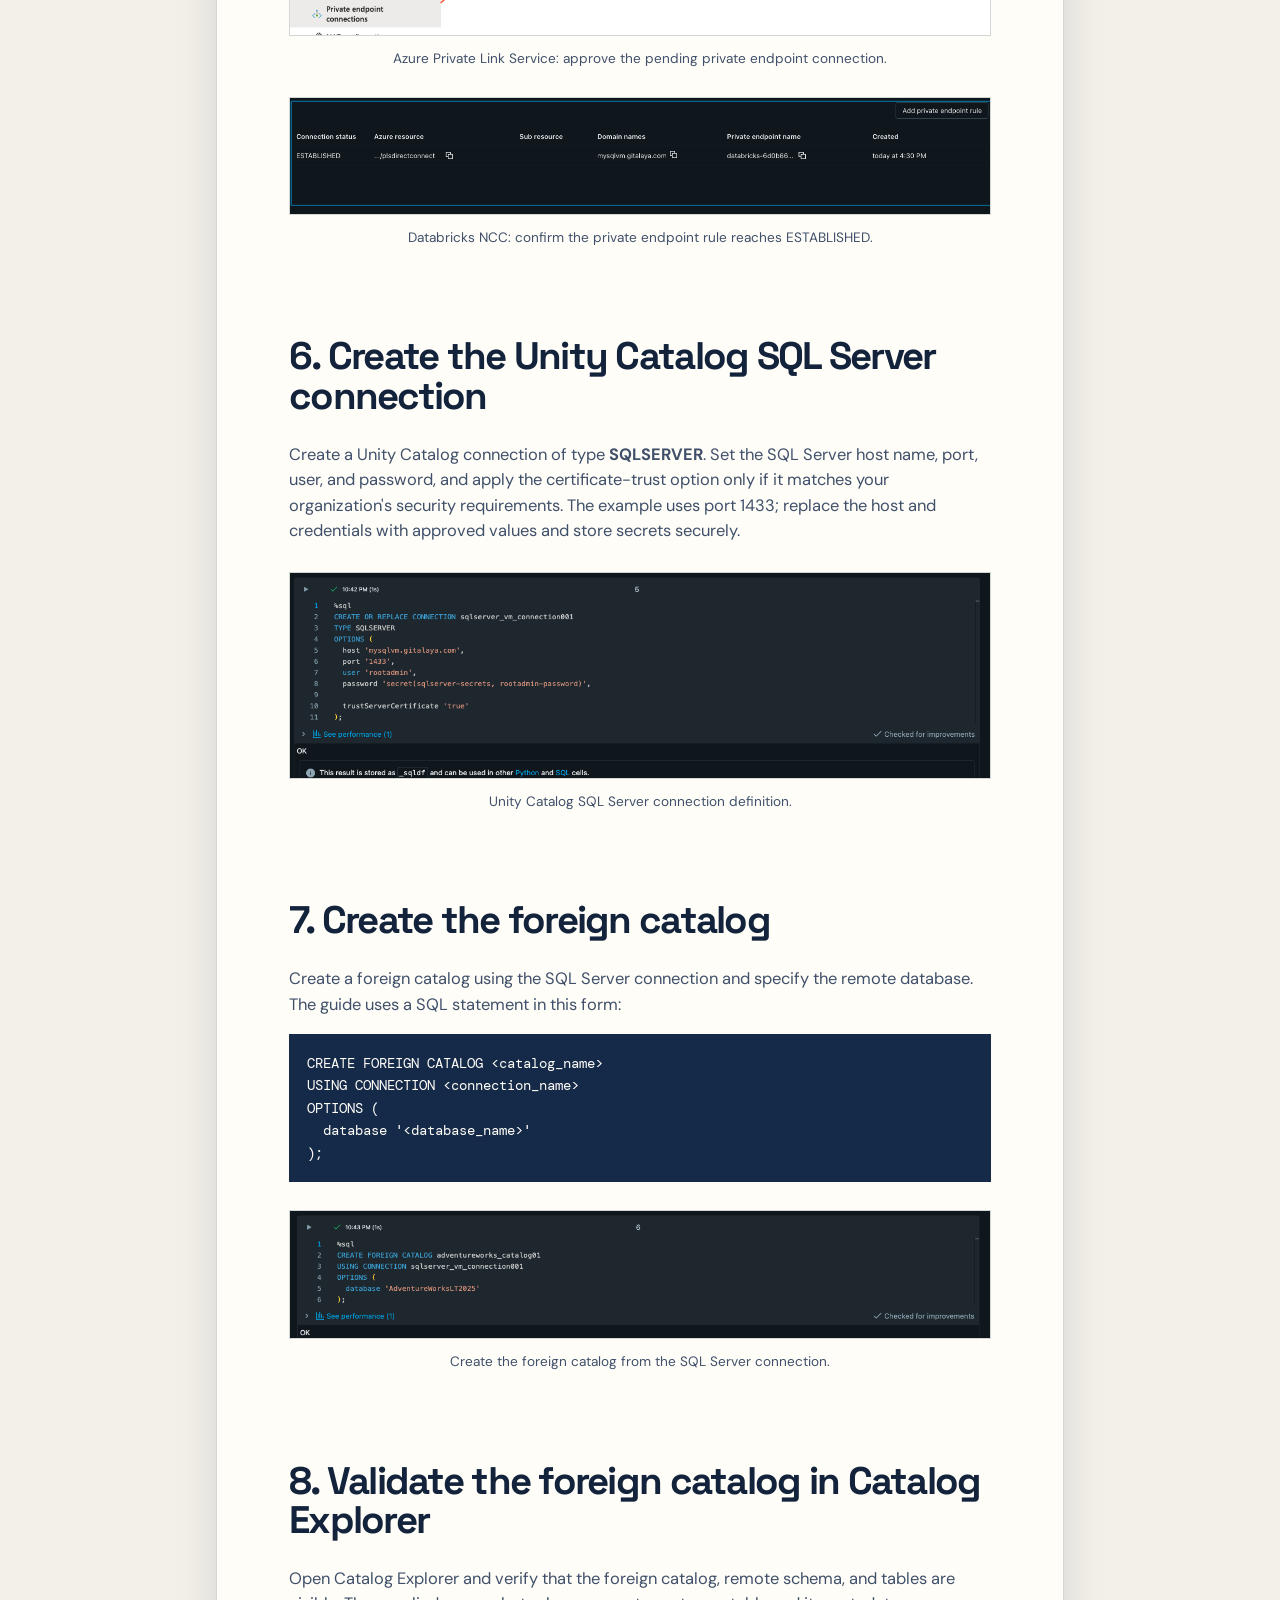
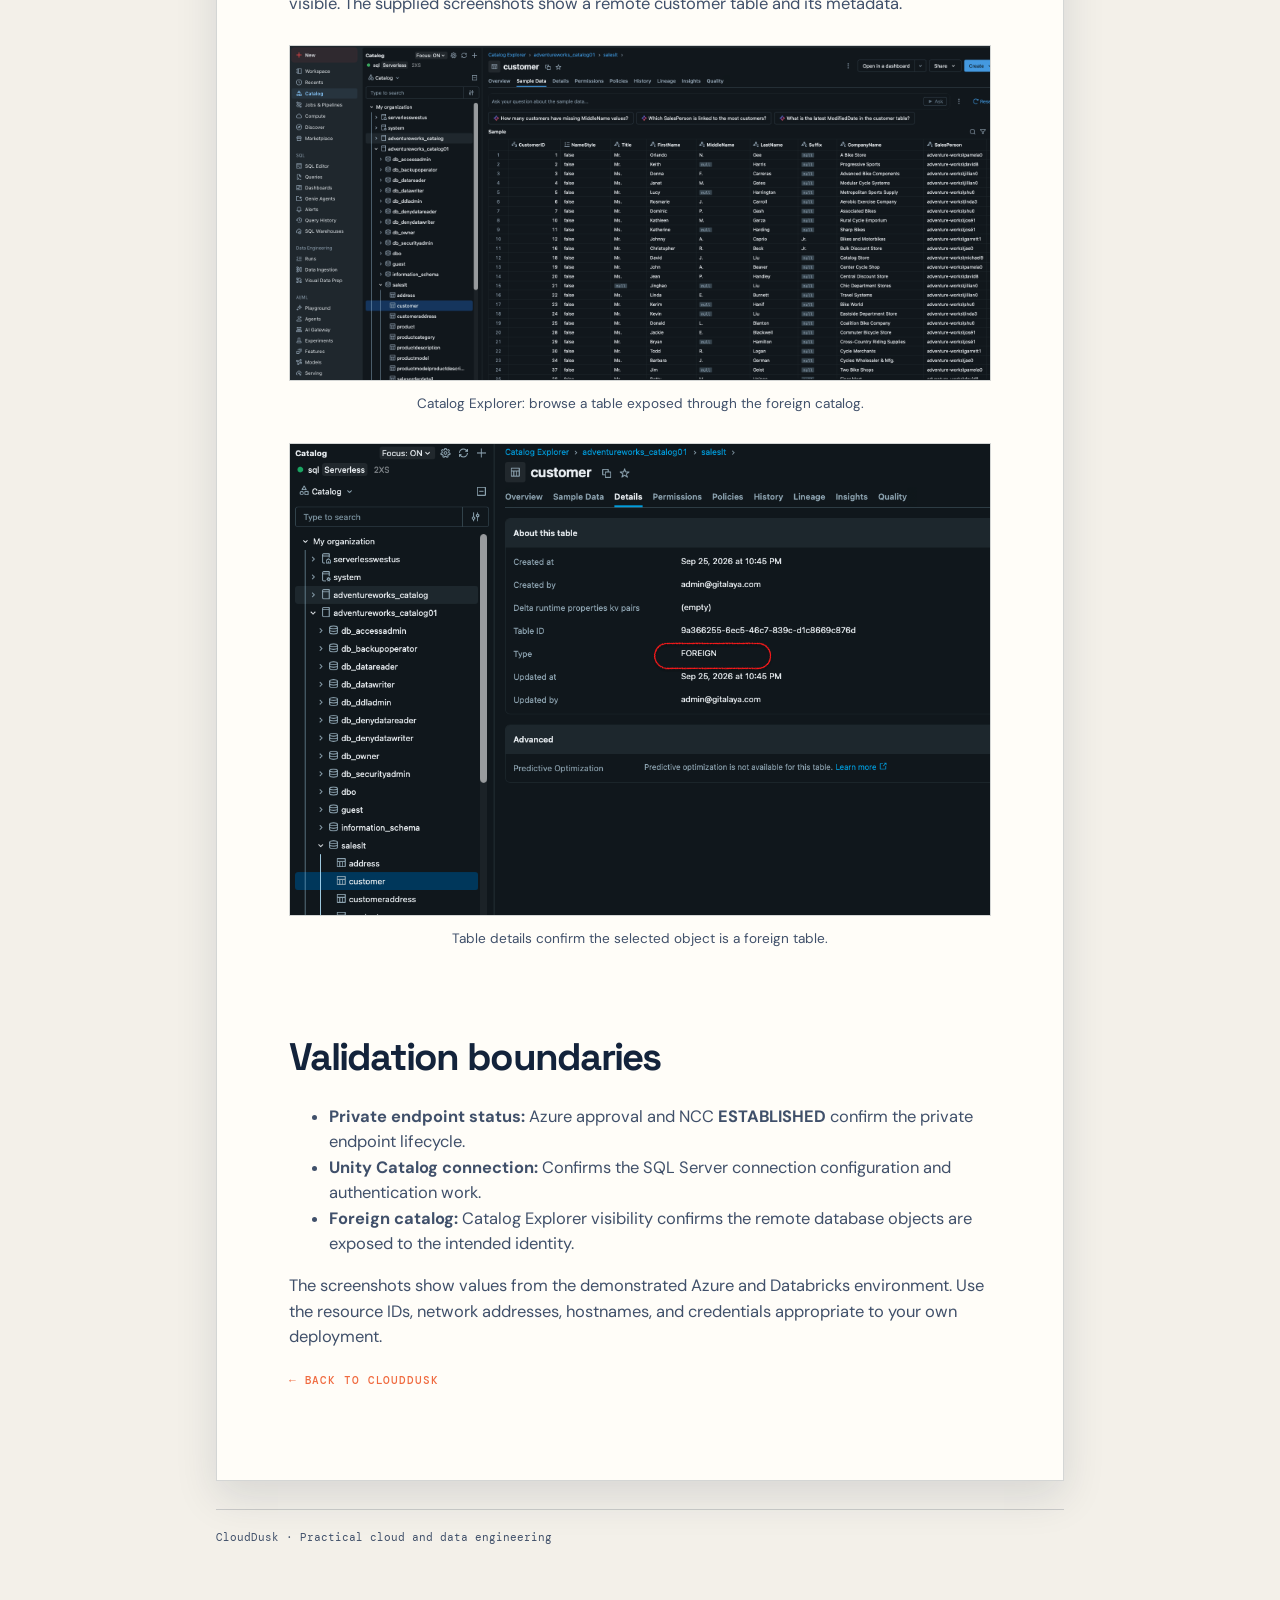
<file: posts/databricks-serverless-onprem-connectivity.html>
<!DOCTYPE html>
<html lang="en">
  <head>
    <meta charset="UTF-8" />
    <meta name="viewport" content="width=device-width, initial-scale=1.0" />
    <title>Databricks Serverless to On-Premises SQL | CloudDusk</title>
    <meta name="description" content="Connect Databricks Serverless to an on-premises SQL Server through NCC, Azure Private Link Service Direct Connect, and private network routing." />
    <link rel="stylesheet" href="../styles.css" />
    <link rel="icon" type="image/svg+xml" href="../img/clouddusk-logo.svg" />
    <link rel="apple-touch-icon" href="../img/clouddusk-logo.svg" />
  </head>
  <body>
    <div class="article-shell">
      <header class="topbar">
        <a class="brand" href="../index.html" aria-label="CloudDusk home"><img src="../img/clouddusk-logo.svg" alt="CloudDusk" /></a>
        <nav class="nav" aria-label="Main navigation">
          <a href="../index.html">Home</a>
          <a href="../index.html#journal">Journal</a>
          <a href="../index.html#topics">Topics</a>
          <a href="../index.html#about">About</a>
        </nav>
      </header>

      <main class="article-body">
        <a class="back-link" href="../index.html">Back to the journal</a>
        <div class="article-meta">September 25, 2026 · Azure · Databricks · Networking</div>
        <h1>Connecting Databricks Serverless to On-Premises SQL Server</h1>

        <p class="article-lead">This walkthrough follows the supplied implementation guide from Azure Private Link Service creation through Direct Connect, Databricks Network Connectivity Configuration (NCC), and Unity Catalog validation of an on-premises SQL Server.</p>

        <img src="assets/databricks-onprem-architecture.png" alt="Architecture showing Databricks Serverless NCC connecting through Private Link Service Direct Connect, a customer VNet, and VPN or ExpressRoute to an on-premises SQL Server" />
        <p class="image-caption">The private route: Serverless compute to NCC, Private Link Service Direct Connect, customer network, then on-premises SQL.</p>

        <h2>End-to-end path</h2>
        <p>The guide builds the private route first, then configures data access through Unity Catalog:</p>
        <pre>Databricks Serverless → NCC → Private endpoint rule
  → Azure Private Link Service Direct Connect
  → Customer VNet → VPN or ExpressRoute
  → On-premises SQL Server
  → Unity Catalog connection → Foreign catalog</pre>

        <h2>Before you start</h2>
        <ul>
          <li>Confirm the customer VNet can route to the on-premises SQL Server destination.</li>
          <li>Identify the destination's private IP, SQL Server DNS name, port, and database.</li>
          <li>Confirm firewall policy allows the intended database traffic.</li>
          <li>Have permission to create the Azure Private Link Service and configure Databricks account networking and Unity Catalog.</li>
        </ul>

        <h2>1. Create the Azure Private Link Service</h2>
        <p>Create the Private Link Service in the customer subscription and VNet that can reach the on-premises destination. Select the resource group, name, and region for your environment. The screenshot shows the basic creation settings.</p>
        <img src="assets/databricks-onprem/screenshots/step-01-create-private-link-service.png" loading="lazy" alt="Azure portal Private Link Service creation form showing subscription, resource group, service name, and region" />
        <p class="image-caption">Private Link Service creation: choose the customer subscription, resource group, name, and region.</p>

        <h2>2. Configure Direct Connect</h2>
        <p>Choose the destination IP address connection method, specify the privately routable SQL Server destination, and select the source NAT VNet and subnet. Configure private IP allocation for the service according to the customer network design.</p>
        <img src="assets/databricks-onprem/screenshots/step-02-direct-connect-settings.png" loading="lazy" alt="Private Link Service outbound settings for destination IP, source NAT VNet, subnet, and private IP allocation" />
        <p class="image-caption">Direct Connect outbound settings: destination IP, source NAT network, subnet, and private IP allocation.</p>

        <h2>3. Configure Databricks account networking</h2>
        <p>In the Databricks account console, open <strong>Security → Networking → Network connectivity configurations</strong>. Create or select the NCC for the Serverless region, then associate the Databricks workspace with it. The screenshot shows the account-level configuration list.</p>
        <img src="assets/databricks-onprem/screenshots/step-03-ncc-configuration.png" loading="lazy" alt="Databricks account Security networking page listing Network Connectivity Configurations" />
        <p class="image-caption">Databricks account console: Network Connectivity Configurations for Serverless.</p>

        <h2>4. Add the Private Link Service rule</h2>
        <p>In the NCC, add a private endpoint rule that targets the Private Link Service resource ID. Supply the SQL Server domain name that the Unity Catalog connection will use. To locate the target resource ID, open the Private Link Service resource details in Azure.</p>
        <img src="assets/databricks-onprem/screenshots/step-04-private-link-resource-id.png" loading="lazy" alt="Azure Private Link Service resource details showing the service name and resource ID" />
        <p class="image-caption">Locate the Private Link Service resource ID for the NCC rule.</p>

        <h2>5. Approve and verify the private endpoint</h2>
        <p>On the customer Azure side, open the Private Link Service's private endpoint connections and approve the pending Databricks request. Return to the NCC and refresh the rule until its connection status is <strong>ESTABLISHED</strong>. Approval completes the endpoint handshake; it does not validate SQL credentials or database permissions.</p>
        <img src="assets/databricks-onprem/screenshots/step-05-approve-private-endpoint.png" loading="lazy" alt="Azure Private Link Service private endpoint connections page showing the approval workflow and approved connection" />
        <p class="image-caption">Azure Private Link Service: approve the pending private endpoint connection.</p>
        <img src="assets/databricks-onprem/screenshots/step-05-ncc-established.png" loading="lazy" alt="Databricks NCC private endpoint rule showing ESTABLISHED" />
        <p class="image-caption">Databricks NCC: confirm the private endpoint rule reaches ESTABLISHED.</p>

        <h2>6. Create the Unity Catalog SQL Server connection</h2>
        <p>Create a Unity Catalog connection of type <strong>SQLSERVER</strong>. Set the SQL Server host name, port, user, and password, and apply the certificate-trust option only if it matches your organization's security requirements. The example uses port 1433; replace the host and credentials with approved values and store secrets securely.</p>
        <img src="assets/databricks-onprem/screenshots/step-06-uc-connection.png" loading="lazy" alt="Databricks SQL cell defining a SQL Server Unity Catalog connection with host, port, user, password reference, and certificate option" />
        <p class="image-caption">Unity Catalog SQL Server connection definition.</p>

        <h2>7. Create the foreign catalog</h2>
        <p>Create a foreign catalog using the SQL Server connection and specify the remote database. The guide uses a SQL statement in this form:</p>
        <pre>CREATE FOREIGN CATALOG &lt;catalog_name&gt;
USING CONNECTION &lt;connection_name&gt;
OPTIONS (
  database '&lt;database_name&gt;'
);</pre>
        <img src="assets/databricks-onprem/screenshots/step-07-create-foreign-catalog.png" loading="lazy" alt="Databricks SQL statement creating a foreign catalog from a SQL Server connection" />
        <p class="image-caption">Create the foreign catalog from the SQL Server connection.</p>

        <h2>8. Validate the foreign catalog in Catalog Explorer</h2>
        <p>Open Catalog Explorer and verify that the foreign catalog, remote schema, and tables are visible. The supplied screenshots show a remote customer table and its metadata.</p>
        <img src="assets/databricks-onprem/screenshots/step-08-catalog-table-view.png" loading="lazy" alt="Databricks Catalog Explorer showing a foreign catalog and sample rows from a remote customer table" />
        <p class="image-caption">Catalog Explorer: browse a table exposed through the foreign catalog.</p>
        <img src="assets/databricks-onprem/screenshots/step-08-catalog-table-details.png" loading="lazy" alt="Databricks Catalog Explorer table details showing the foreign table type" />
        <p class="image-caption">Table details confirm the selected object is a foreign table.</p>

        <h2>Validation boundaries</h2>
        <ul>
          <li><strong>Private endpoint status:</strong> Azure approval and NCC <strong>ESTABLISHED</strong> confirm the private endpoint lifecycle.</li>
          <li><strong>Unity Catalog connection:</strong> Confirms the SQL Server connection configuration and authentication work.</li>
          <li><strong>Foreign catalog:</strong> Catalog Explorer visibility confirms the remote database objects are exposed to the intended identity.</li>
        </ul>
        <p>The screenshots show values from the demonstrated Azure and Databricks environment. Use the resource IDs, network addresses, hostnames, and credentials appropriate to your own deployment.</p>

        <p><a class="back-link" href="../index.html">← Back to CloudDusk</a></p>
      </main>
      <footer class="footer">CloudDusk · Practical cloud and data engineering</footer>
    </div>
  </body>
</html>
</file>
<file: styles.css>
@import url('https://fonts.googleapis.com/css2?family=DM+Mono:wght@400;500&family=DM+Sans:wght@400;500;600;700&family=Space+Grotesk:wght@500;600;700&display=swap');

:root { --paper:#f3f0e9; --paper-deep:#e8e3d9; --ink:#13233b; --ink-soft:#40506a; --navy:#152a48; --orange:#f06a3f; --yellow:#f7b842; --cyan:#8bc5c6; --line:rgba(19,35,59,.18); --white:#fffdf8; --shadow:rgba(19,35,59,.12); }
* { box-sizing:border-box; }
html { scroll-behavior:smooth; }
body { margin:0; background:var(--paper); color:var(--ink); font-family:'DM Sans',sans-serif; line-height:1.55; }
body::before { content:''; position:fixed; inset:0; pointer-events:none; opacity:.22; background-image:radial-gradient(rgba(19,35,59,.16) .6px,transparent .6px); background-size:7px 7px; mix-blend-mode:multiply; }
a { color:inherit; text-decoration:none; } a:hover { color:var(--orange); } img { max-width:100%; display:block; } button,input,textarea { font:inherit; }
.site-shell { max-width:1240px; margin:0 auto; padding:0 36px; position:relative; }
.masthead { min-height:92px; display:flex; align-items:center; justify-content:space-between; border-bottom:1px solid var(--line); }
.wordmark img { width:154px; height:auto; filter:brightness(.52) saturate(1.35); } .main-nav { display:flex; align-items:center; gap:30px; font-size:.84rem; font-weight:600; letter-spacing:.03em; } .main-nav a:not(.nav-cta) { color:var(--ink-soft); } .nav-cta { border-bottom:1px solid var(--ink); padding-bottom:4px; } .menu-toggle { display:none; border:0; background:transparent; color:var(--ink); font-weight:700; }
.intro-grid { min-height:560px; display:grid; grid-template-columns:1.22fr .78fr; gap:70px; align-items:center; padding:92px 0 80px; }
.eyebrow,.post-meta,.section-kicker,.aside-topline,.status-label { font-family:'DM Mono',monospace; text-transform:uppercase; letter-spacing:.08em; font-size:.68rem; } .eyebrow { display:flex; align-items:center; gap:10px; color:var(--orange); margin:0 0 25px; } .eyebrow-dot { width:8px; height:8px; display:inline-block; border-radius:50%; background:var(--orange); }
h1,h2,h3 { font-family:'Space Grotesk',sans-serif; letter-spacing:-.045em; line-height:1.02; margin:0; } h1 { max-width:760px; font-size:clamp(3.6rem,7.3vw,7.2rem); font-weight:600; } .intro-lead { max-width:540px; color:var(--ink-soft); font-size:1.15rem; margin:29px 0 0; }
.intro-actions { display:flex; align-items:center; gap:26px; margin-top:36px; } .button { display:inline-flex; align-items:center; justify-content:space-between; gap:22px; min-height:48px; padding:0 18px; border:1px solid transparent; font-weight:700; font-size:.84rem; cursor:pointer; } .button-dark { background:var(--ink); color:var(--white); } .button-dark:hover { color:var(--white); background:var(--orange); } .button-light { background:var(--yellow); color:var(--ink); } .button-light:hover { color:var(--ink); background:var(--white); }
.text-link,.arrow-link { font-weight:700; font-size:.83rem; border-bottom:1px solid var(--ink); padding-bottom:4px; }
.intro-aside { align-self:stretch; position:relative; display:flex; flex-direction:column; justify-content:space-between; border-left:1px solid var(--line); padding:19px 0 12px 44px; overflow:hidden; } .aside-topline { display:flex; justify-content:space-between; color:var(--ink-soft); } .signal-orbit { min-height:300px; position:relative; margin:auto -20px; } .orbit { position:absolute; border:1px solid var(--line); border-radius:50%; transform:rotate(-23deg); } .orbit-one { width:255px; height:150px; top:75px; left:16%; } .orbit-two { width:340px; height:215px; top:43px; left:4%; border-color:rgba(240,106,63,.45); } .orbit-core { position:absolute; width:74px; height:74px; top:115px; left:43%; border-radius:50%; background:var(--orange); box-shadow:0 0 0 14px rgba(240,106,63,.12),0 0 0 28px rgba(240,106,63,.06); } .orbit-label { position:absolute; z-index:1; background:var(--paper); color:var(--ink); font:500 .66rem 'DM Mono',monospace; letter-spacing:.1em; padding:4px 6px; } .label-azure { top:52px; left:20%; } .label-data { top:218px; left:58%; } .label-net { top:122px; right:2%; } .aside-note { max-width:275px; color:var(--ink-soft); font-size:.9rem; border-top:1px solid var(--line); padding-top:18px; margin:0; }
.topic-ribbon { display:flex; flex-wrap:wrap; gap:0; border-top:1px solid var(--line); border-bottom:1px solid var(--line); } .topic-ribbon span { padding:15px 27px; font:500 .67rem 'DM Mono',monospace; text-transform:uppercase; letter-spacing:.08em; border-right:1px solid var(--line); } .topic-ribbon span:first-child { padding-left:0; } .topic-ribbon span:last-child { border-right:0; }
.feature-section,.journal-section { padding:76px 0 0; } .section-kicker { display:flex; align-items:center; gap:16px; color:var(--ink-soft); margin-bottom:24px; } .section-kicker>span:first-child { color:var(--orange); } .section-kicker .rule { height:1px; background:var(--line); flex:1; } .section-kicker a { color:var(--ink-soft); }
.feature-layout { display:grid; grid-template-columns:.88fr 1.12fr; min-height:430px; background:var(--navy); color:var(--white); } .feature-copy { display:flex; flex-direction:column; align-items:flex-start; padding:48px 52px 44px; } .feature-copy .post-meta { color:var(--cyan); } .feature-copy h2 { font-size:clamp(2.15rem,4vw,4.3rem); margin:22px 0; } .feature-copy h2 a:hover { color:var(--yellow); } .feature-copy>p:not(.post-meta) { color:rgba(255,253,248,.72); max-width:420px; margin:0 0 35px; } .feature-copy .arrow-link { color:var(--yellow); border-color:var(--yellow); margin-top:auto; } .feature-image { min-height:430px; position:relative; overflow:hidden; background:#0e1d32; } .feature-image img { width:100%; height:100%; object-fit:cover; opacity:.82; transition:transform .5s ease,opacity .5s ease; } .feature-image:hover img { transform:scale(1.04); opacity:1; } .image-label { position:absolute; left:18px; bottom:18px; background:var(--yellow); color:var(--ink); padding:7px 10px; font:500 .65rem 'DM Mono',monospace; letter-spacing:.08em; }
.journal-grid { display:grid; grid-template-columns:repeat(3,1fr); gap:14px; } .journal-card { min-height:345px; padding:27px 28px; display:flex; flex-direction:column; border:1px solid var(--line); position:relative; } .journal-card-featured { background:var(--white); } .journal-card-muted { background:var(--paper-deep); } .journal-card-dark { background:var(--orange); color:var(--white); border-color:var(--orange); } .card-number { position:absolute; right:22px; top:23px; font:500 .68rem 'DM Mono',monospace; } .journal-card .post-meta { padding-right:45px; margin:0 0 52px; color:var(--ink-soft); } .journal-card-dark .post-meta { color:rgba(255,255,255,.75); } .journal-card h3 { font-size:clamp(1.45rem,2.2vw,2.05rem); max-width:330px; } .journal-card p:not(.post-meta) { color:var(--ink-soft); font-size:.92rem; margin:16px 0 28px; } .journal-card-dark p:not(.post-meta) { color:rgba(255,255,255,.8); } .journal-card .arrow-link { margin-top:auto; align-self:flex-start; } .journal-card-dark .arrow-link { border-color:var(--white); } .status-label { margin-top:auto; color:var(--ink-soft); }
.lower-grid { display:grid; grid-template-columns:1fr 1fr; gap:14px; padding:90px 0; } .topic-panel,.about-panel { padding:38px; border:1px solid var(--line); } .topic-panel { background:var(--paper-deep); } .about-panel { background:var(--cyan); } .lower-grid h2 { font-size:clamp(2rem,4vw,3.5rem); margin:16px 0 14px; } .lower-grid p { max-width:420px; color:var(--ink-soft); } .topic-list { margin-top:37px; border-top:1px solid var(--line); } .topic-list a { display:flex; align-items:center; gap:16px; padding:14px 0; border-bottom:1px solid var(--line); font-weight:700; } .topic-list span { color:var(--orange); font:.68rem 'DM Mono',monospace; } .topic-list b { margin-left:auto; font-weight:400; } .about-signature { display:flex; align-items:center; gap:14px; margin-top:44px; font-family:'Space Grotesk',sans-serif; font-weight:700; } .signature-mark { display:grid; place-items:center; width:46px; height:46px; background:var(--ink); color:var(--yellow); font:600 1rem 'Space Grotesk',sans-serif; } .about-signature small { font:.65rem 'DM Mono',monospace; font-weight:400; color:var(--ink-soft); }
.feedback-section { display:grid; grid-template-columns:.85fr 1.15fr; gap:50px; padding:65px 48px; background:var(--ink); color:var(--white); } .feedback-section h2 { max-width:360px; font-size:clamp(2.3rem,4vw,4rem); } .feedback-section p:not(.eyebrow) { color:rgba(255,253,248,.66); max-width:340px; } .feedback-form { display:grid; grid-template-columns:1fr 1fr; gap:17px; align-content:center; } .feedback-form label { display:flex; flex-direction:column; gap:7px; font:.67rem 'DM Mono',monospace; text-transform:uppercase; color:var(--cyan); } .feedback-form input,.feedback-form textarea { width:100%; border:0; border-bottom:1px solid rgba(255,255,255,.35); padding:9px 0; background:transparent; color:var(--white); outline:0; resize:vertical; } .feedback-form input:focus,.feedback-form textarea:focus { border-color:var(--yellow); } .feedback-form input::placeholder,.feedback-form textarea::placeholder { color:rgba(255,255,255,.45); } .message-field { grid-column:1 / -1; } .feedback-form .button { justify-self:start; margin-top:10px; }
.site-footer { display:flex; justify-content:space-between; gap:20px; padding:28px 0 35px; color:var(--ink-soft); font:.68rem 'DM Mono',monospace; text-transform:uppercase; letter-spacing:.06em; }
@media (max-width:820px) { .site-shell{padding:0 20px}.masthead{min-height:74px}.main-nav{display:none;position:absolute;z-index:5;top:74px;left:20px;right:20px;padding:18px;background:var(--white);border:1px solid var(--line);flex-direction:column;align-items:flex-start;box-shadow:0 12px 30px var(--shadow)}.main-nav.is-open{display:flex}.menu-toggle{display:block}.intro-grid,.feature-layout,.lower-grid,.feedback-section{grid-template-columns:1fr}.intro-grid{padding:65px 0;gap:50px}.intro-aside{min-height:380px;border-left:0;border-top:1px solid var(--line);padding:20px 0 0}.topic-ribbon span{padding:11px 13px}.topic-ribbon span:first-child{padding-left:0}.feature-copy{min-height:405px;padding:34px 28px}.feature-image{min-height:300px}.journal-grid{grid-template-columns:1fr}.journal-card{min-height:290px}.lower-grid{padding:65px 0}.feedback-section{padding:42px 28px;gap:35px}.site-footer{flex-wrap:wrap}.site-footer span:nth-child(2){order:3;width:100%} }
@media (max-width:500px) { h1{font-size:3.35rem}.intro-actions{align-items:flex-start;flex-direction:column;gap:20px}.signal-orbit{transform:scale(.82);transform-origin:left center;margin-right:-50px}.feedback-form{grid-template-columns:1fr}.message-field{grid-column:auto}.feedback-form .button{width:100%}.site-footer{font-size:.6rem} }

.article-shell { max-width:920px; margin:0 auto; padding:0 36px 70px; }
.article-shell .topbar { min-height:92px; display:flex; align-items:center; justify-content:space-between; border-bottom:1px solid var(--line); }
.article-shell .brand img { width:154px; filter:brightness(.52) saturate(1.35); }
.article-shell .nav { display:flex; align-items:center; gap:24px; font-size:.84rem; font-weight:600; }
.article-shell .nav a { color:var(--ink-soft); }
.article-body { margin-top:62px; background:var(--white); border:1px solid var(--line); padding:clamp(28px,6vw,72px); box-shadow:0 16px 40px var(--shadow); }
.article-body .back-link { color:var(--orange); font:500 .7rem 'DM Mono',monospace; text-transform:uppercase; letter-spacing:.08em; }
.article-body .article-meta { color:var(--orange); font:500 .7rem 'DM Mono',monospace; text-transform:uppercase; letter-spacing:.08em; margin:28px 0 18px; }
.article-body h1 { font-size:clamp(2.7rem,6vw,5.3rem); }
.article-body h2 { font-size:clamp(1.8rem,3vw,2.8rem); margin:2.3em 0 .7em; }
.article-body p, .article-body li { color:var(--ink-soft); font-size:1.03rem; }
.article-body blockquote { margin:1.6em 0; padding:1em 1.2em; border-left:4px solid var(--orange); background:var(--paper); color:var(--ink); }
.article-body pre { overflow:auto; padding:18px; background:var(--navy); color:var(--white); font: .88rem/1.6 'DM Mono',monospace; }
.article-body img { width:100%; margin:28px 0; border:1px solid var(--line); }
.article-body .image-caption { color:var(--ink-soft); text-align:center; font-size:.85rem; margin-top:-16px; }
.article-body .comments-section { margin-top:58px; padding-top:35px; border-top:1px solid var(--line); }
.article-body .comment-form-wrapper { padding:24px; background:var(--paper); }
.article-body .comment-form { display:grid; gap:16px; }
.article-body .form-group { display:grid; gap:6px; }
.article-body .form-group label { font:500 .68rem 'DM Mono',monospace; text-transform:uppercase; }
.article-body .form-group input, .article-body .form-group textarea { border:1px solid var(--line); padding:11px; background:var(--white); color:var(--ink); }
.article-body .submit-button { border:0; padding:13px 18px; background:var(--ink); color:var(--white); font-weight:700; cursor:pointer; }
.article-shell .footer { border-top:1px solid var(--line); margin-top:28px; padding-top:20px; color:var(--ink-soft); font: .68rem 'DM Mono',monospace; }
@media (max-width:820px) { .article-shell { padding:0 20px 50px; } .article-shell .nav { gap:12px; flex-wrap:wrap; justify-content:flex-end; } .article-body { margin-top:35px; } }
</file>
